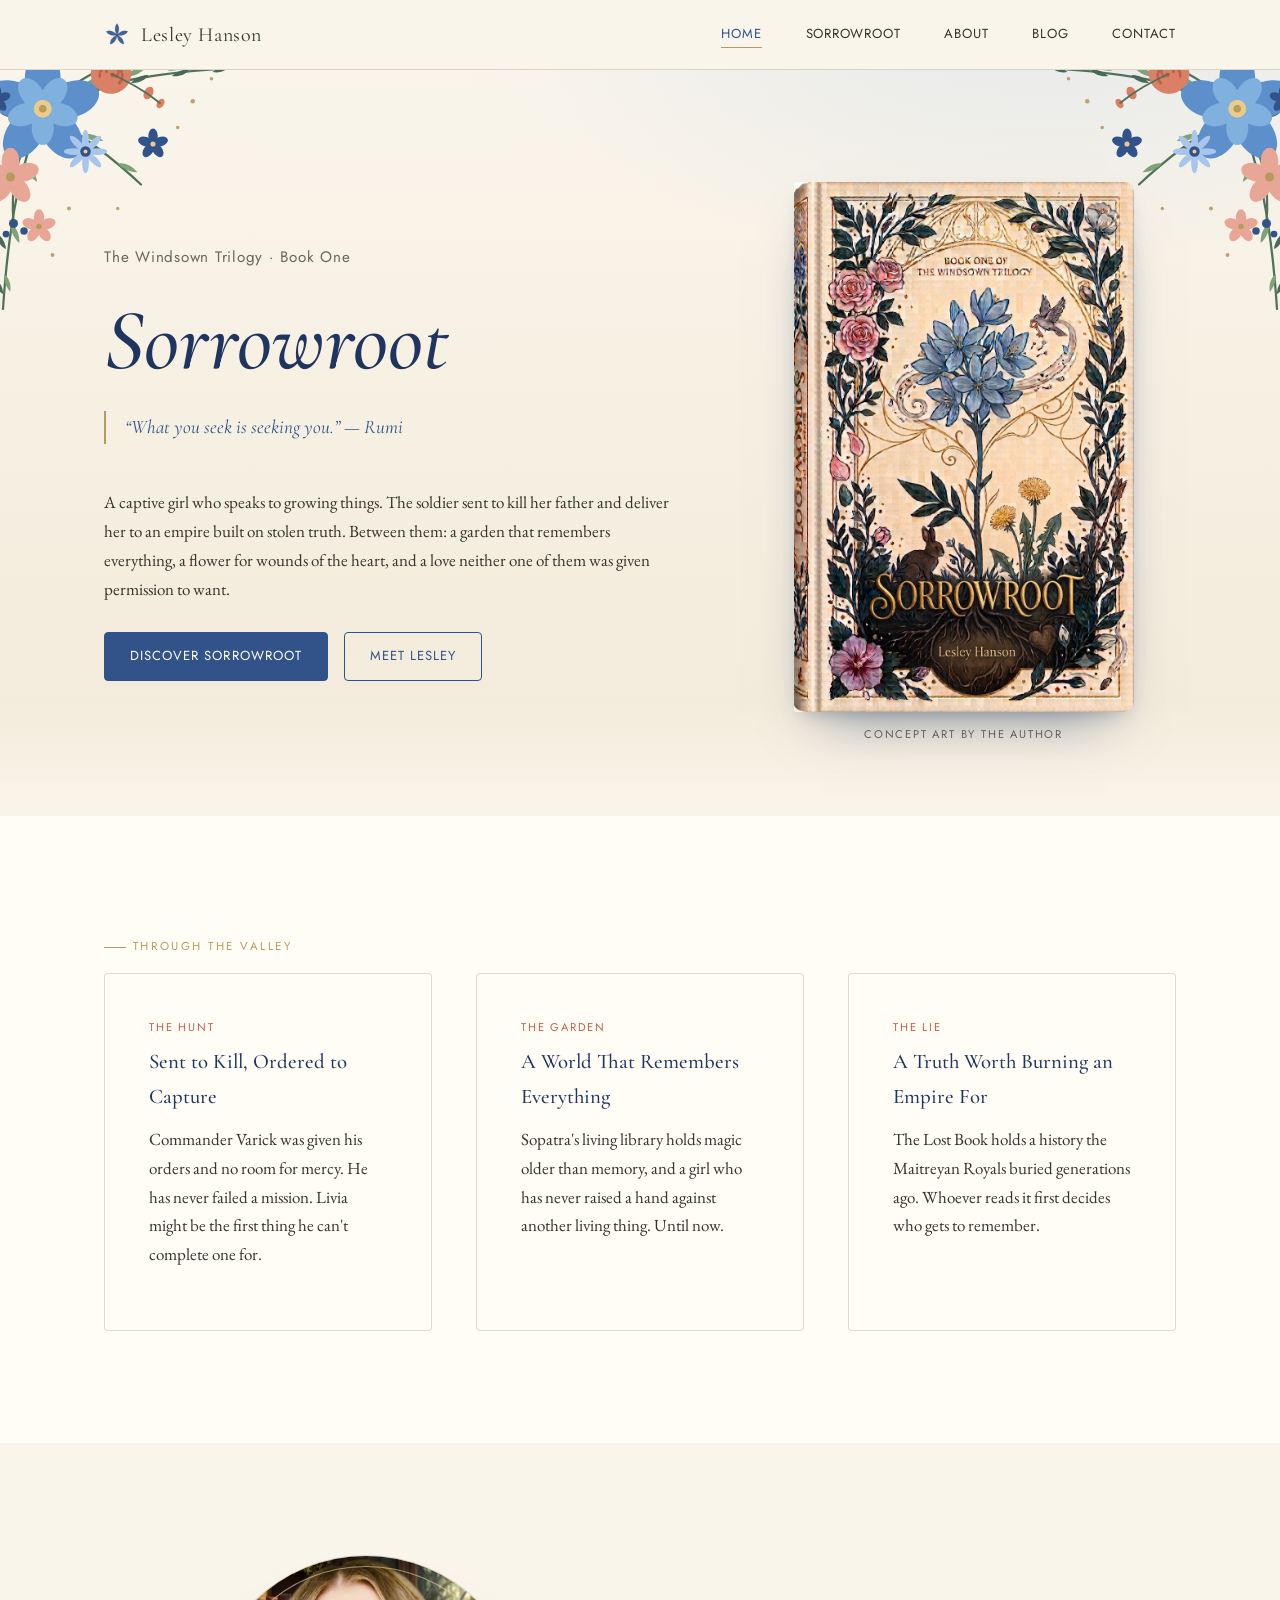
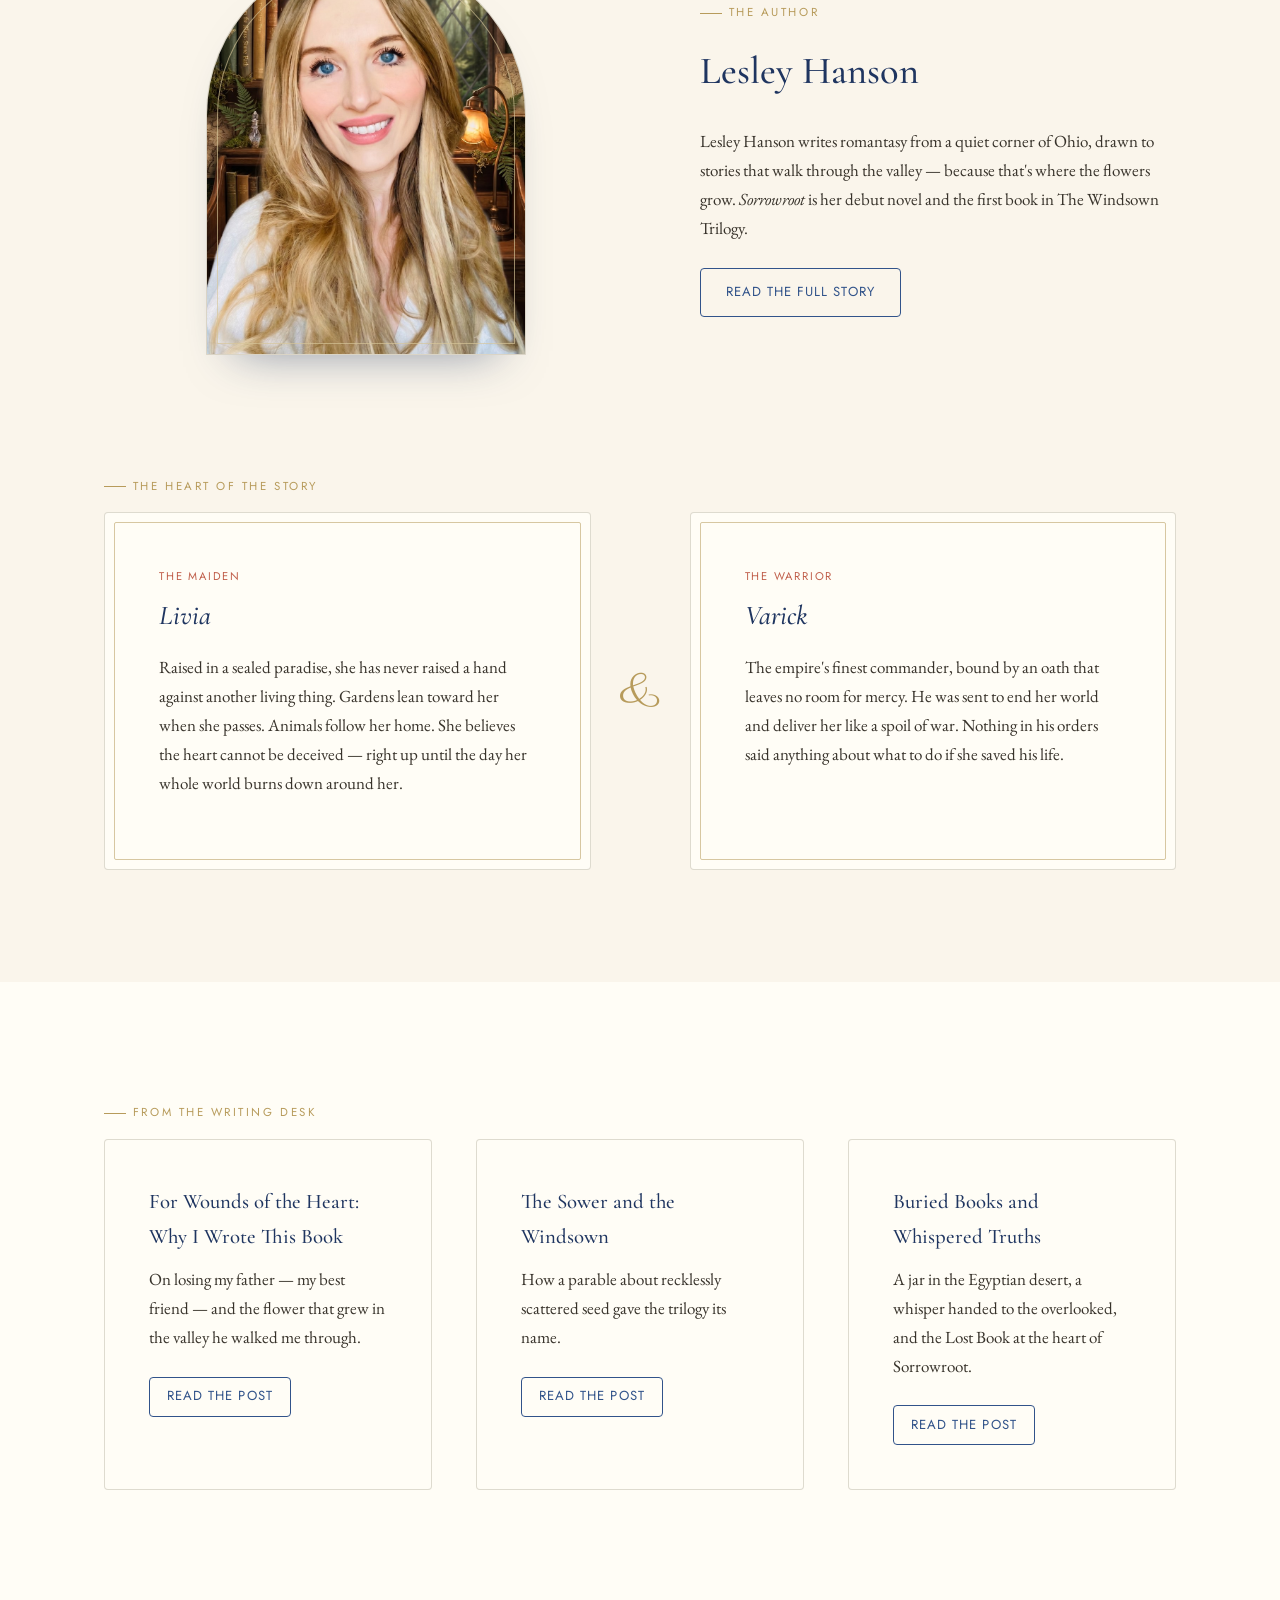
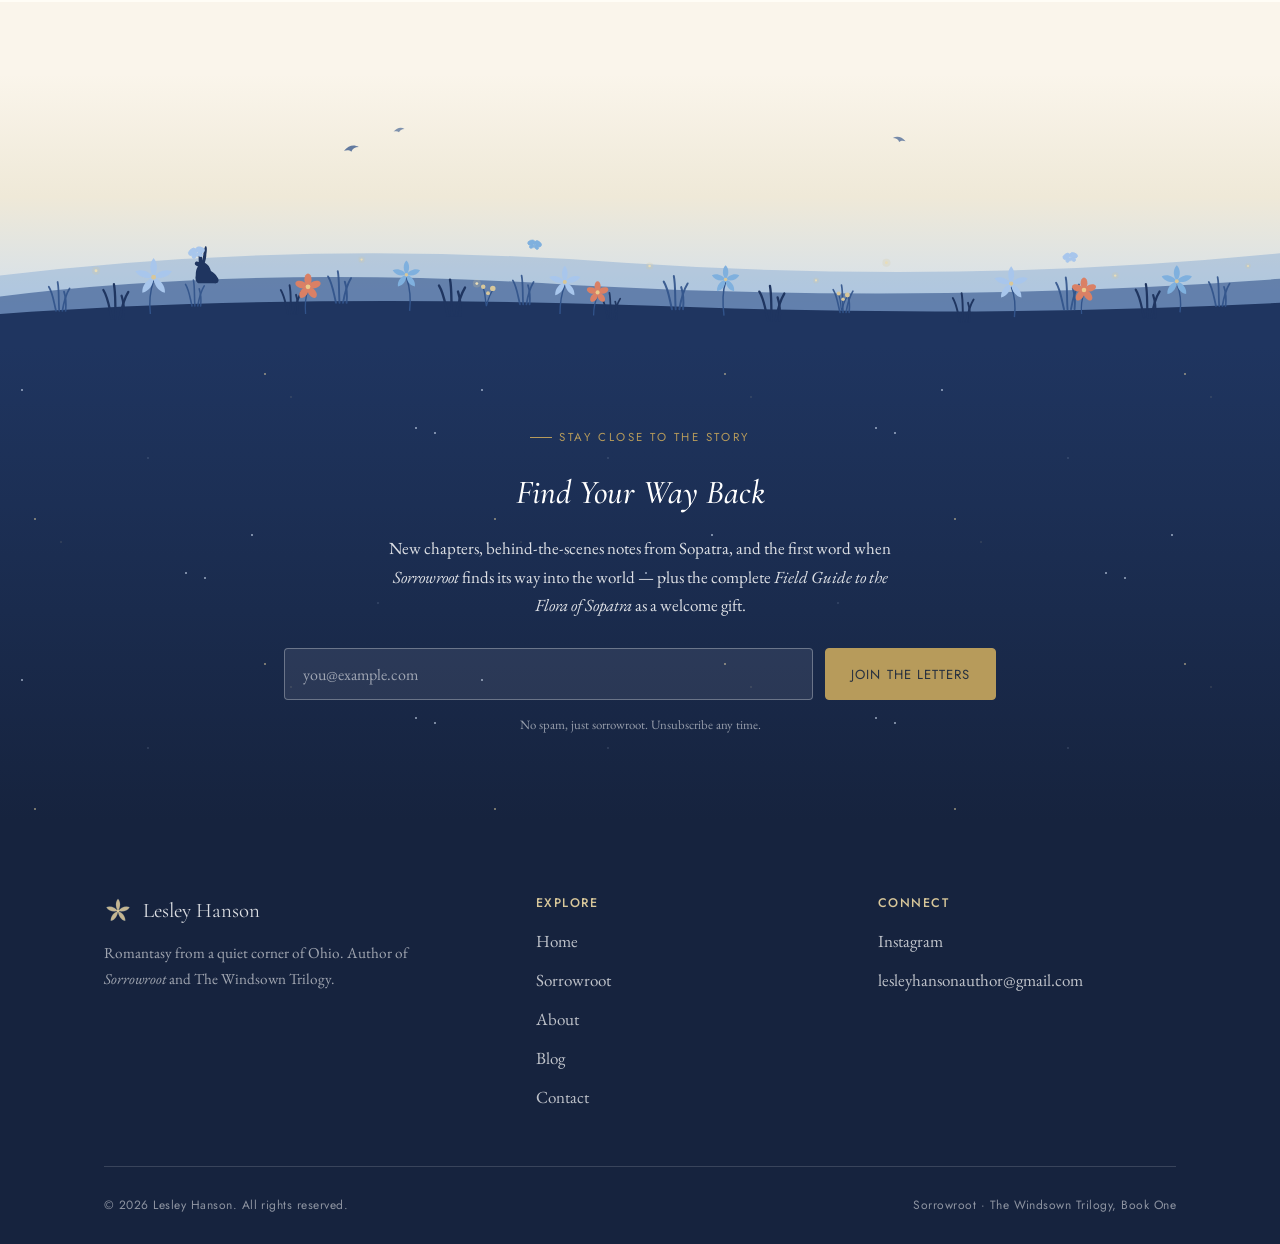
<file: index.html>
<!DOCTYPE html>
<html lang="en">
<head>
<meta charset="UTF-8">
<meta name="viewport" content="width=device-width, initial-scale=1.0">
<title>Sorrowroot — Lesley Hanson</title>
<meta name="description" content="Sorrowroot, Book One of The Windsown Trilogy by Lesley Hanson. A romantasy of a soldier bound by orders, a girl bound to the earth, and a book that remembers the truth.">
<link rel="preconnect" href="https://fonts.googleapis.com">
<link rel="preconnect" href="https://fonts.gstatic.com" crossorigin>
<link href="https://fonts.googleapis.com/css2?family=Cormorant+Garamond:ital,wght@0,400;0,500;0,600;1,500;1,600&family=EB+Garamond:ital,wght@0,400;0,500;1,400&family=Jost:wght@400;500&family=Parisienne&display=swap" rel="stylesheet">
<link rel="icon" type="image/svg+xml" href="images/bloom.svg">
<link rel="stylesheet" href="css/styles.css">
</head>
<body>

<header class="site-header">
  <nav class="nav">
    <a href="index.html" class="nav-brand">
      <svg class="bloom-mark bloom-mark--mono" viewBox="0 0 100 100" aria-hidden="true" focusable="false">
        <g transform="rotate(0 50 50)"><g class="petal"><path d="M50,50 C41,37 39,18 50,6 C61,18 59,37 50,50 Z"/></g></g>
        <g transform="rotate(72 50 50)"><g class="petal"><path d="M50,50 C41,37 39,18 50,6 C61,18 59,37 50,50 Z"/></g></g>
        <g transform="rotate(144 50 50)"><g class="petal"><path d="M50,50 C41,37 39,18 50,6 C61,18 59,37 50,50 Z"/></g></g>
        <g transform="rotate(216 50 50)"><g class="petal"><path d="M50,50 C41,37 39,18 50,6 C61,18 59,37 50,50 Z"/></g></g>
        <g transform="rotate(288 50 50)"><g class="petal"><path d="M50,50 C41,37 39,18 50,6 C61,18 59,37 50,50 Z"/></g></g>
        <circle class="seed" cx="50" cy="50" r="4.5"/>
      </svg>
      Lesley Hanson
    </a>
    <button class="nav-toggle" aria-label="Toggle navigation" aria-expanded="false">
      <span></span><span></span><span></span>
    </button>
    <ul class="nav-links">
      <li><a href="index.html" aria-current="page">Home</a></li>
      <li><a href="sorrowroot.html">Sorrowroot</a></li>
      <li><a href="about.html">About</a></li>
      <li><a href="blog.html">Blog</a></li>
      <li><a href="contact.html">Contact</a></li>
    </ul>
  </nav>
</header>

<main>

  <!-- HERO -->
  <section class="hero">
    <div class="petal-drift" aria-hidden="true">
      <svg viewBox="0 0 100 100"><path fill="currentColor" d="M50,50 C41,37 39,18 50,6 C61,18 59,37 50,50 Z"/></svg>
      <svg viewBox="0 0 100 100"><path fill="currentColor" d="M50,50 C41,37 39,18 50,6 C61,18 59,37 50,50 Z"/></svg>
      <svg viewBox="0 0 100 100"><path fill="currentColor" d="M50,50 C41,37 39,18 50,6 C61,18 59,37 50,50 Z"/></svg>
      <svg viewBox="0 0 100 100"><path fill="currentColor" d="M50,50 C41,37 39,18 50,6 C61,18 59,37 50,50 Z"/></svg>
      <svg viewBox="0 0 100 100"><path fill="currentColor" d="M50,50 C41,37 39,18 50,6 C61,18 59,37 50,50 Z"/></svg>
    </div>
    <div class="container hero-grid">
      <div>
        <p class="hero-kicker">The Windsown Trilogy &middot; Book One</p>
        <h1 class="hero-title">Sorrowroot</h1>
        <p class="hero-epigraph">&ldquo;What you seek is seeking you.&rdquo; &mdash; Rumi</p>
        <p>A captive girl who speaks to growing things. The soldier sent to kill her father and deliver her to an empire built on stolen truth. Between them: a garden that remembers everything, a flower for wounds of the heart, and a love neither one of them was given permission to want.</p>
        <div class="hero-actions" style="margin-top: 1.75rem;">
          <a href="sorrowroot.html" class="btn btn-primary">Discover Sorrowroot</a>
          <a href="about.html" class="btn btn-outline">Meet Lesley</a>
        </div>
      </div>
      <div class="hero-art">
        <figure class="cover-figure">
          <a href="sorrowroot.html" aria-label="Discover Sorrowroot, Book One of The Windsown Trilogy">
            <img class="book-cover reveal" src="images/cover.jpg" alt="Concept art for Sorrowroot: a blue sorrowroot flower rising from dark roots among dandelions, framed by roses and vines, with a rabbit at its base and a songbird carrying a golden key.">
          </a>
          <figcaption class="art-note">Concept art by the author</figcaption>
        </figure>
      </div>
    </div>
  </section>

  <!-- HOOK CARDS -->
  <section class="section section--panel">
    <div class="container">
      <p class="eyebrow">Through the Valley</p>
      <div class="grid-3">
        <div class="card reveal">
          <span class="card-eyebrow">The Hunt</span>
          <h3>Sent to Kill, Ordered to Capture</h3>
          <p>Commander Varick was given his orders and no room for mercy. He has never failed a mission. Livia might be the first thing he can't complete one for.</p>
        </div>
        <div class="card reveal">
          <span class="card-eyebrow">The Garden</span>
          <h3>A World That Remembers Everything</h3>
          <p>Sopatra's living library holds magic older than memory, and a girl who has never raised a hand against another living thing. Until now.</p>
        </div>
        <div class="card reveal">
          <span class="card-eyebrow">The Lie</span>
          <h3>A Truth Worth Burning an Empire For</h3>
          <p>The Lost Book holds a history the Maitreyan Royals buried generations ago. Whoever reads it first decides who gets to remember.</p>
        </div>
      </div>
    </div>
  </section>

  <!-- ABOUT TEASER -->
  <section class="section">
    <div class="container grid-2">
      <div class="photo-frame reveal" style="max-width:320px; margin: 0 auto; aspect-ratio: 4 / 5;">
        <img src="images/author.jpg" alt="Lesley Hanson, author of Sorrowroot">
      </div>
      <div class="reveal">
        <p class="eyebrow">The Author</p>
        <h2 style="font-size:2.4rem; margin-bottom:0.6em;">Lesley Hanson</h2>
        <p>Lesley Hanson writes romantasy from a quiet corner of Ohio, drawn to stories that walk through the valley &mdash; because that's where the flowers grow. <em>Sorrowroot</em> is her debut novel and the first book in The Windsown Trilogy.</p>
        <a href="about.html" class="btn btn-outline" style="margin-top:0.5rem;">Read the Full Story</a>
      </div>
    </div>
  </section>

  <!-- THE MAIDEN & THE WARRIOR -->
  <section class="section" style="padding-top: 0;">
    <div class="container">
      <p class="eyebrow">The Heart of the Story</p>
      <div class="duet-grid">
        <div class="card card--ornate reveal">
          <span class="card-eyebrow">The Maiden</span>
          <h3>Livia</h3>
          <p>Raised in a sealed paradise, she has never raised a hand against another living thing. Gardens lean toward her when she passes. Animals follow her home. She believes the heart cannot be deceived &mdash; right up until the day her whole world burns down around her.</p>
        </div>
        <div class="duet-amp" aria-hidden="true">&amp;</div>
        <div class="card card--ornate reveal">
          <span class="card-eyebrow">The Warrior</span>
          <h3>Varick</h3>
          <p>The empire's finest commander, bound by an oath that leaves no room for mercy. He was sent to end her world and deliver her like a spoil of war. Nothing in his orders said anything about what to do if she saved his life.</p>
        </div>
      </div>
    </div>
  </section>

  <!-- BLOG TEASER -->
  <section class="section section--panel">
    <div class="container">
      <p class="eyebrow">From the Writing Desk</p>
      <div class="grid-3">
        <article class="card reveal">
          <h3><a href="blog.html#for-wounds-of-the-heart">For Wounds of the Heart: Why I Wrote This Book</a></h3>
          <p>On losing my father &mdash; my best friend &mdash; and the flower that grew in the valley he walked me through.</p>
          <a href="blog.html#for-wounds-of-the-heart" class="btn btn-outline" style="margin-top:0.5rem; padding:0.6em 1.3em;">Read the Post</a>
        </article>
        <article class="card reveal">
          <h3><a href="blog.html#the-sower">The Sower and the Windsown</a></h3>
          <p>How a parable about recklessly scattered seed gave the trilogy its name.</p>
          <a href="blog.html#the-sower" class="btn btn-outline" style="margin-top:0.5rem; padding:0.6em 1.3em;">Read the Post</a>
        </article>
        <article class="card reveal">
          <h3><a href="blog.html#buried-books">Buried Books and Whispered Truths</a></h3>
          <p>A jar in the Egyptian desert, a whisper handed to the overlooked, and the Lost Book at the heart of Sorrowroot.</p>
          <a href="blog.html#buried-books" class="btn btn-outline" style="margin-top:0.5rem; padding:0.6em 1.3em;">Read the Post</a>
        </article>
      </div>
    </div>
  </section>

</main>

<!-- TWILIGHT MEADOW -->
<div class="meadow-band" aria-hidden="true">
  <img src="images/meadow.svg" alt="">
</div>

<!-- NEWSLETTER -->
<section class="newsletter-band">
  <div class="container">
    <p class="eyebrow" style="justify-content:center;">Stay Close to the Story</p>
    <h2 style="font-size:2.1rem; font-style:italic;">Find Your Way Back</h2>
    <p style="max-width:520px; margin:0.8rem auto 0; opacity:0.85;">New chapters, behind-the-scenes notes from Sopatra, and the first word when <em>Sorrowroot</em> finds its way into the world &mdash; plus the complete <em>Field Guide to the Flora of Sopatra</em> as a welcome gift.</p>
    <form class="newsletter-form" action="https://assets.mailerlite.com/jsonp/2463515/forms/192358580453639235/subscribe" method="post" data-ml-form>
      <label class="visually-hidden" for="newsletter-email">Email address</label>
      <input type="email" id="newsletter-email" name="fields[email]" placeholder="you@example.com" autocomplete="email" required>
      <button type="submit" class="btn btn-gold">Join the Letters</button>
    </form>
    <p class="form-success">You're on the list &mdash; thank you for finding your way here.</p>
    <p class="newsletter-note">No spam, just sorrowroot. Unsubscribe any time.</p>
  </div>
</section>

<footer class="site-footer">
  <div class="container">
    <div class="footer-grid">
      <div>
        <div class="footer-brand">
          <svg class="bloom-mark bloom-mark--mono" viewBox="0 0 100 100" aria-hidden="true" focusable="false">
            <g transform="rotate(0 50 50)"><g class="petal"><path d="M50,50 C41,37 39,18 50,6 C61,18 59,37 50,50 Z"/></g></g>
            <g transform="rotate(72 50 50)"><g class="petal"><path d="M50,50 C41,37 39,18 50,6 C61,18 59,37 50,50 Z"/></g></g>
            <g transform="rotate(144 50 50)"><g class="petal"><path d="M50,50 C41,37 39,18 50,6 C61,18 59,37 50,50 Z"/></g></g>
            <g transform="rotate(216 50 50)"><g class="petal"><path d="M50,50 C41,37 39,18 50,6 C61,18 59,37 50,50 Z"/></g></g>
            <g transform="rotate(288 50 50)"><g class="petal"><path d="M50,50 C41,37 39,18 50,6 C61,18 59,37 50,50 Z"/></g></g>
            <circle class="seed" cx="50" cy="50" r="4.5"/>
          </svg>
          Lesley Hanson
        </div>
        <p class="footer-tag">Romantasy from a quiet corner of Ohio. Author of <em>Sorrowroot</em> and The Windsown Trilogy.</p>
      </div>
      <div>
        <h4>Explore</h4>
        <a href="index.html">Home</a>
        <a href="sorrowroot.html">Sorrowroot</a>
        <a href="about.html">About</a>
        <a href="blog.html">Blog</a>
        <a href="contact.html">Contact</a>
      </div>
      <div>
        <h4>Connect</h4>
        <a href="https://www.instagram.com/lesleyhanson82/" target="_blank" rel="noopener">Instagram</a>
        <a href="mailto:lesleyhansonauthor@gmail.com">lesleyhansonauthor@gmail.com</a>
      </div>
    </div>
    <div class="footer-bottom">
      <span>&copy; 2026 Lesley Hanson. All rights reserved.</span>
      <span>Sorrowroot &middot; The Windsown Trilogy, Book One</span>
    </div>
  </div>
</footer>

<script src="js/main.js"></script>
<script data-goatcounter="https://lesleyhanson.goatcounter.com/count" async src="//gc.zgo.at/count.js"></script>
</body>
</html>
</file>
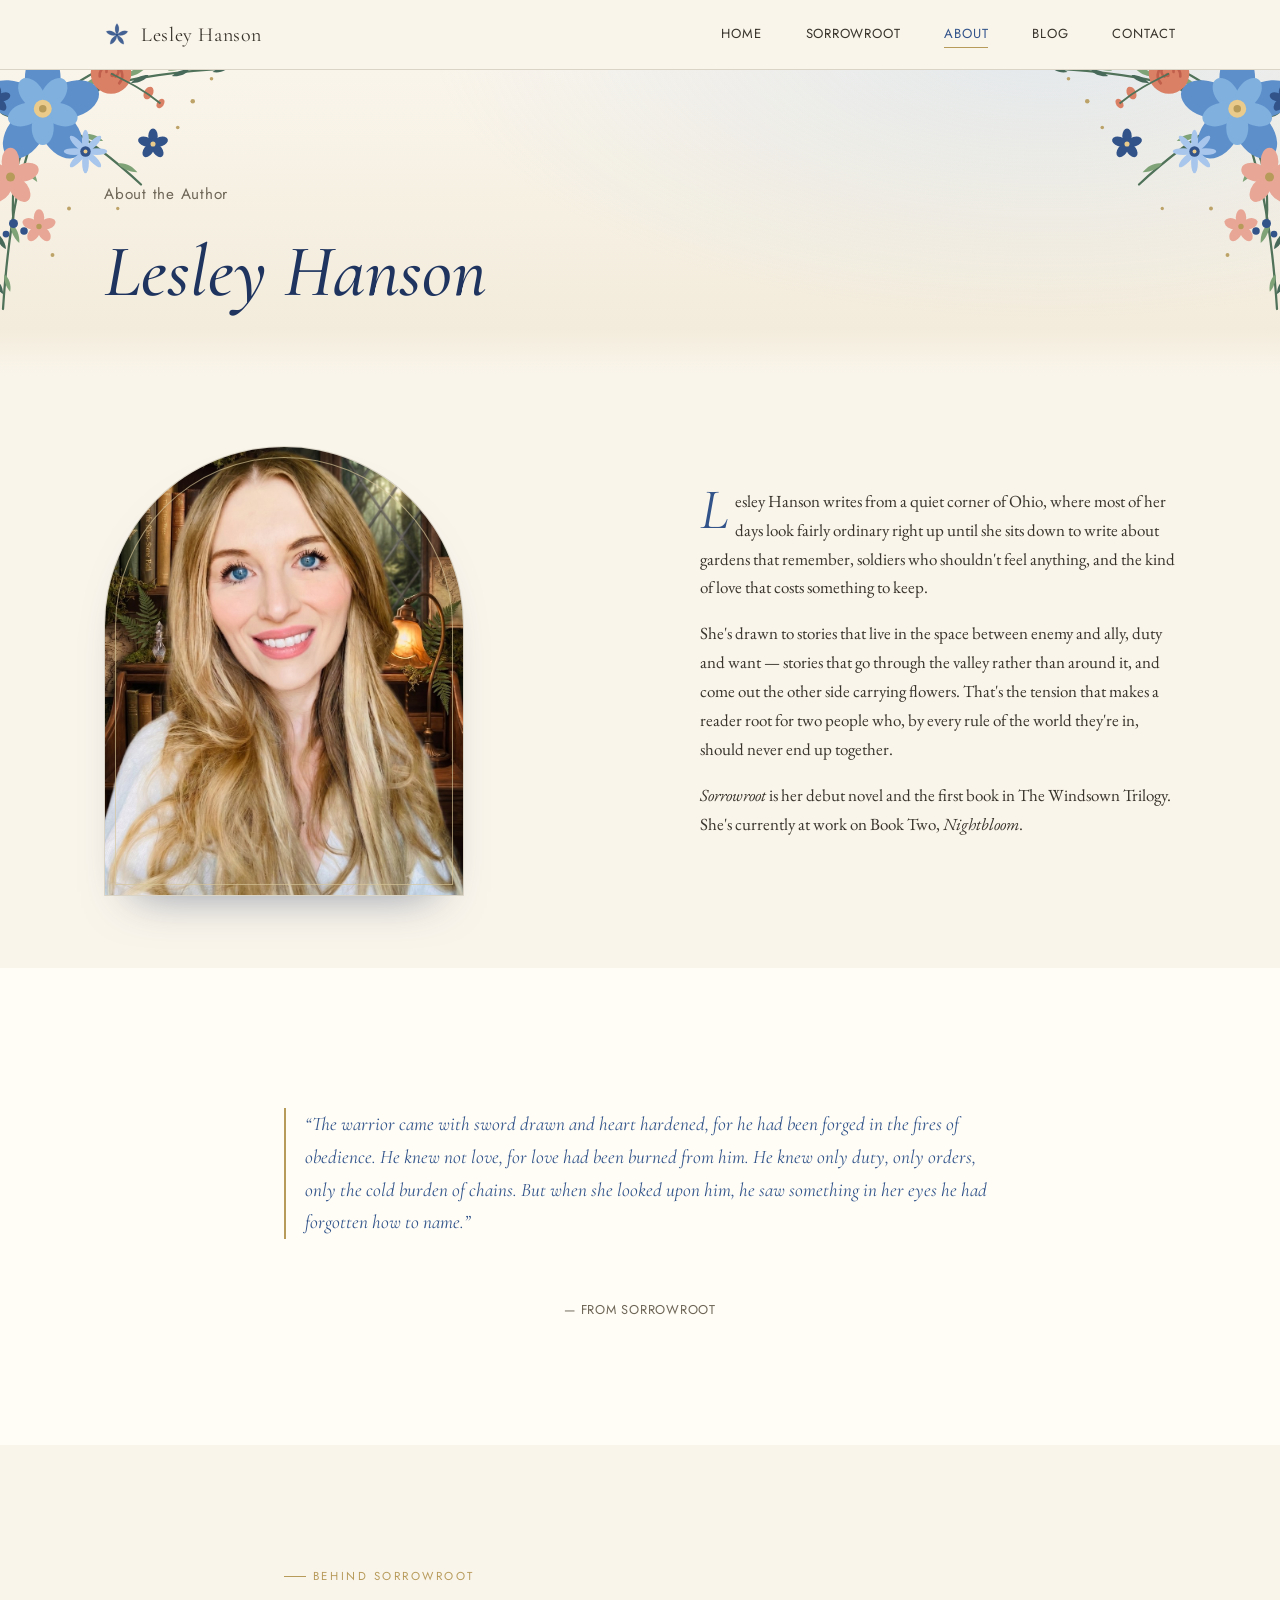
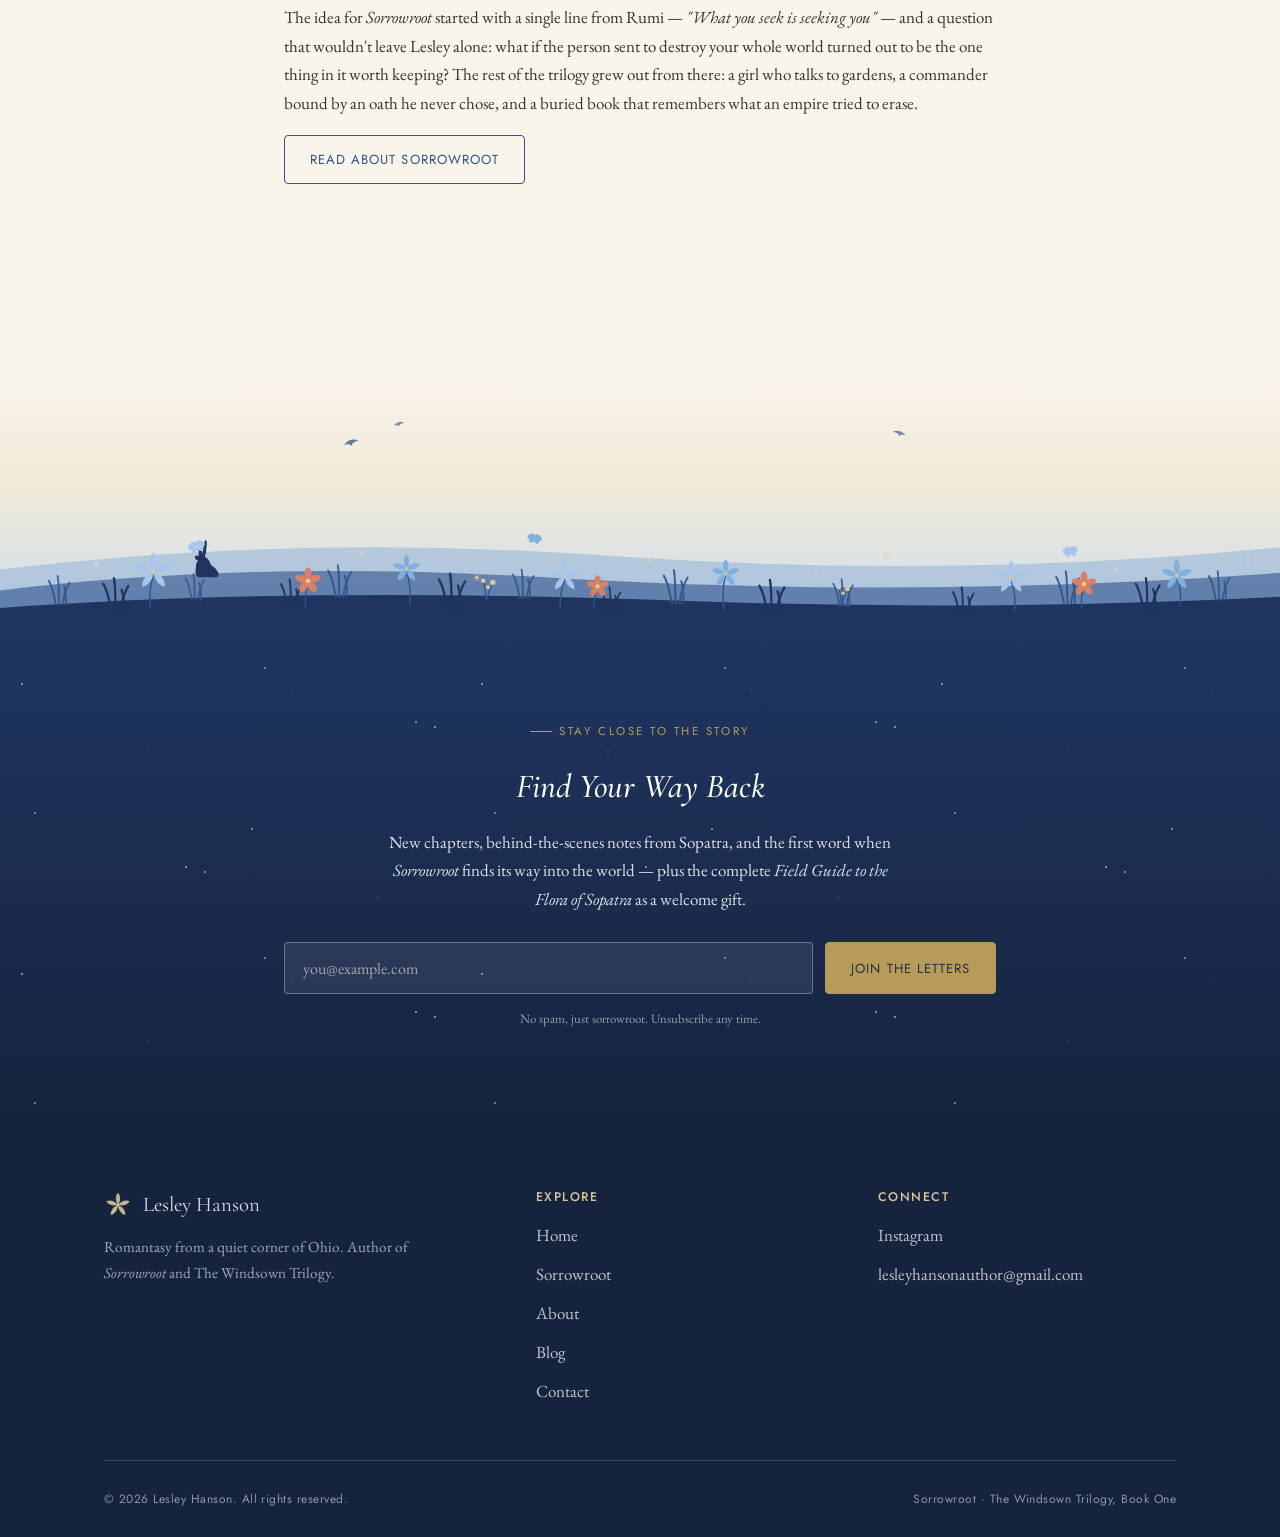
<file: about.html>
<!DOCTYPE html>
<html lang="en">
<head>
<meta charset="UTF-8">
<meta name="viewport" content="width=device-width, initial-scale=1.0">
<title>About Lesley Hanson — Author</title>
<meta name="description" content="Meet Lesley Hanson, author of Sorrowroot and The Windsown Trilogy.">
<link rel="preconnect" href="https://fonts.googleapis.com">
<link rel="preconnect" href="https://fonts.gstatic.com" crossorigin>
<link href="https://fonts.googleapis.com/css2?family=Cormorant+Garamond:ital,wght@0,400;0,500;0,600;1,500;1,600&family=EB+Garamond:ital,wght@0,400;0,500;1,400&family=Jost:wght@400;500&family=Parisienne&display=swap" rel="stylesheet">
<link rel="icon" type="image/svg+xml" href="images/bloom.svg">
<link rel="stylesheet" href="css/styles.css">
</head>
<body>

<header class="site-header">
  <nav class="nav">
    <a href="index.html" class="nav-brand">
      <svg class="bloom-mark bloom-mark--mono" viewBox="0 0 100 100" aria-hidden="true" focusable="false">
        <g transform="rotate(0 50 50)"><g class="petal"><path d="M50,50 C41,37 39,18 50,6 C61,18 59,37 50,50 Z"/></g></g>
        <g transform="rotate(72 50 50)"><g class="petal"><path d="M50,50 C41,37 39,18 50,6 C61,18 59,37 50,50 Z"/></g></g>
        <g transform="rotate(144 50 50)"><g class="petal"><path d="M50,50 C41,37 39,18 50,6 C61,18 59,37 50,50 Z"/></g></g>
        <g transform="rotate(216 50 50)"><g class="petal"><path d="M50,50 C41,37 39,18 50,6 C61,18 59,37 50,50 Z"/></g></g>
        <g transform="rotate(288 50 50)"><g class="petal"><path d="M50,50 C41,37 39,18 50,6 C61,18 59,37 50,50 Z"/></g></g>
        <circle class="seed" cx="50" cy="50" r="4.5"/>
      </svg>
      Lesley Hanson
    </a>
    <button class="nav-toggle" aria-label="Toggle navigation" aria-expanded="false">
      <span></span><span></span><span></span>
    </button>
    <ul class="nav-links">
      <li><a href="index.html">Home</a></li>
      <li><a href="sorrowroot.html">Sorrowroot</a></li>
      <li><a href="about.html" aria-current="page">About</a></li>
      <li><a href="blog.html">Blog</a></li>
      <li><a href="contact.html">Contact</a></li>
    </ul>
  </nav>
</header>

<main>

  <section class="hero" style="padding-bottom: var(--space-4);">
    <div class="container">
      <p class="hero-kicker">About the Author</p>
      <h1 class="hero-title" style="font-size: clamp(2.6rem, 6vw, 4.6rem);">Lesley Hanson</h1>
    </div>
  </section>

  <section class="section--tight">
    <div class="container grid-2">
      <div class="photo-frame reveal" style="max-width: 360px; aspect-ratio: 4 / 5;">
        <img src="images/author.jpg" alt="Lesley Hanson, author of Sorrowroot">
      </div>
      <div class="drop reveal">
        <p>Lesley Hanson writes from a quiet corner of Ohio, where most of her days look fairly ordinary right up until she sits down to write about gardens that remember, soldiers who shouldn't feel anything, and the kind of love that costs something to keep.</p>
        <p>She's drawn to stories that live in the space between enemy and ally, duty and want &mdash; stories that go through the valley rather than around it, and come out the other side carrying flowers. That's the tension that makes a reader root for two people who, by every rule of the world they're in, should never end up together.</p>
        <p><em>Sorrowroot</em> is her debut novel and the first book in The Windsown Trilogy. She's currently at work on Book Two, <em>Nightbloom</em>.</p>
      </div>
    </div>
  </section>

  <section class="section section--panel">
    <div class="container" style="max-width: 760px; text-align: center;">
      <p class="hero-epigraph" style="display:inline-block; text-align:left;">&ldquo;The warrior came with sword drawn and heart hardened, for he had been forged in the fires of obedience. He knew not love, for love had been burned from him. He knew only duty, only orders, only the cold burden of chains. But when she looked upon him, he saw something in her eyes he had forgotten how to name.&rdquo;</p>
      <p style="font-family: var(--font-utility); font-size: 0.8rem; letter-spacing: 0.06em; text-transform: uppercase; color: var(--color-ink-soft); margin-top: 1rem;">&mdash; from Sorrowroot</p>
    </div>
  </section>

  <section class="section">
    <div class="container" style="max-width: 760px;">
      <p class="eyebrow">Behind Sorrowroot</p>
      <p>The idea for <em>Sorrowroot</em> started with a single line from Rumi &mdash; <em>"What you seek is seeking you"</em> &mdash; and a question that wouldn't leave Lesley alone: what if the person sent to destroy your whole world turned out to be the one thing in it worth keeping? The rest of the trilogy grew out from there: a girl who talks to gardens, a commander bound by an oath he never chose, and a buried book that remembers what an empire tried to erase.</p>
      <a href="sorrowroot.html" class="btn btn-outline">Read About Sorrowroot</a>
    </div>
  </section>

</main>

<div class="meadow-band" aria-hidden="true">
  <img src="images/meadow.svg" alt="">
</div>

<section class="newsletter-band">
  <div class="container">
    <p class="eyebrow" style="justify-content:center;">Stay Close to the Story</p>
    <h2 style="font-size:2.1rem; font-style:italic;">Find Your Way Back</h2>
    <p style="max-width:520px; margin:0.8rem auto 0; opacity:0.85;">New chapters, behind-the-scenes notes from Sopatra, and the first word when <em>Sorrowroot</em> finds its way into the world &mdash; plus the complete <em>Field Guide to the Flora of Sopatra</em> as a welcome gift.</p>
    <form class="newsletter-form" action="https://assets.mailerlite.com/jsonp/2463515/forms/192358580453639235/subscribe" method="post" data-ml-form>
      <label class="visually-hidden" for="newsletter-email">Email address</label>
      <input type="email" id="newsletter-email" name="fields[email]" placeholder="you@example.com" autocomplete="email" required>
      <button type="submit" class="btn btn-gold">Join the Letters</button>
    </form>
    <p class="form-success">You're on the list &mdash; thank you for finding your way here.</p>
    <p class="newsletter-note">No spam, just sorrowroot. Unsubscribe any time.</p>
  </div>
</section>

<footer class="site-footer">
  <div class="container">
    <div class="footer-grid">
      <div>
        <div class="footer-brand">
          <svg class="bloom-mark bloom-mark--mono" viewBox="0 0 100 100" aria-hidden="true" focusable="false">
            <g transform="rotate(0 50 50)"><g class="petal"><path d="M50,50 C41,37 39,18 50,6 C61,18 59,37 50,50 Z"/></g></g>
            <g transform="rotate(72 50 50)"><g class="petal"><path d="M50,50 C41,37 39,18 50,6 C61,18 59,37 50,50 Z"/></g></g>
            <g transform="rotate(144 50 50)"><g class="petal"><path d="M50,50 C41,37 39,18 50,6 C61,18 59,37 50,50 Z"/></g></g>
            <g transform="rotate(216 50 50)"><g class="petal"><path d="M50,50 C41,37 39,18 50,6 C61,18 59,37 50,50 Z"/></g></g>
            <g transform="rotate(288 50 50)"><g class="petal"><path d="M50,50 C41,37 39,18 50,6 C61,18 59,37 50,50 Z"/></g></g>
            <circle class="seed" cx="50" cy="50" r="4.5"/>
          </svg>
          Lesley Hanson
        </div>
        <p class="footer-tag">Romantasy from a quiet corner of Ohio. Author of <em>Sorrowroot</em> and The Windsown Trilogy.</p>
      </div>
      <div>
        <h4>Explore</h4>
        <a href="index.html">Home</a>
        <a href="sorrowroot.html">Sorrowroot</a>
        <a href="about.html">About</a>
        <a href="blog.html">Blog</a>
        <a href="contact.html">Contact</a>
      </div>
      <div>
        <h4>Connect</h4>
        <a href="https://www.instagram.com/lesleyhanson82/" target="_blank" rel="noopener">Instagram</a>
        <a href="mailto:lesleyhansonauthor@gmail.com">lesleyhansonauthor@gmail.com</a>
      </div>
    </div>
    <div class="footer-bottom">
      <span>&copy; 2026 Lesley Hanson. All rights reserved.</span>
      <span>Sorrowroot &middot; The Windsown Trilogy, Book One</span>
    </div>
  </div>
</footer>

<script src="js/main.js"></script>
<script data-goatcounter="https://lesleyhanson.goatcounter.com/count" async src="//gc.zgo.at/count.js"></script>
</body>
</html>
</file>
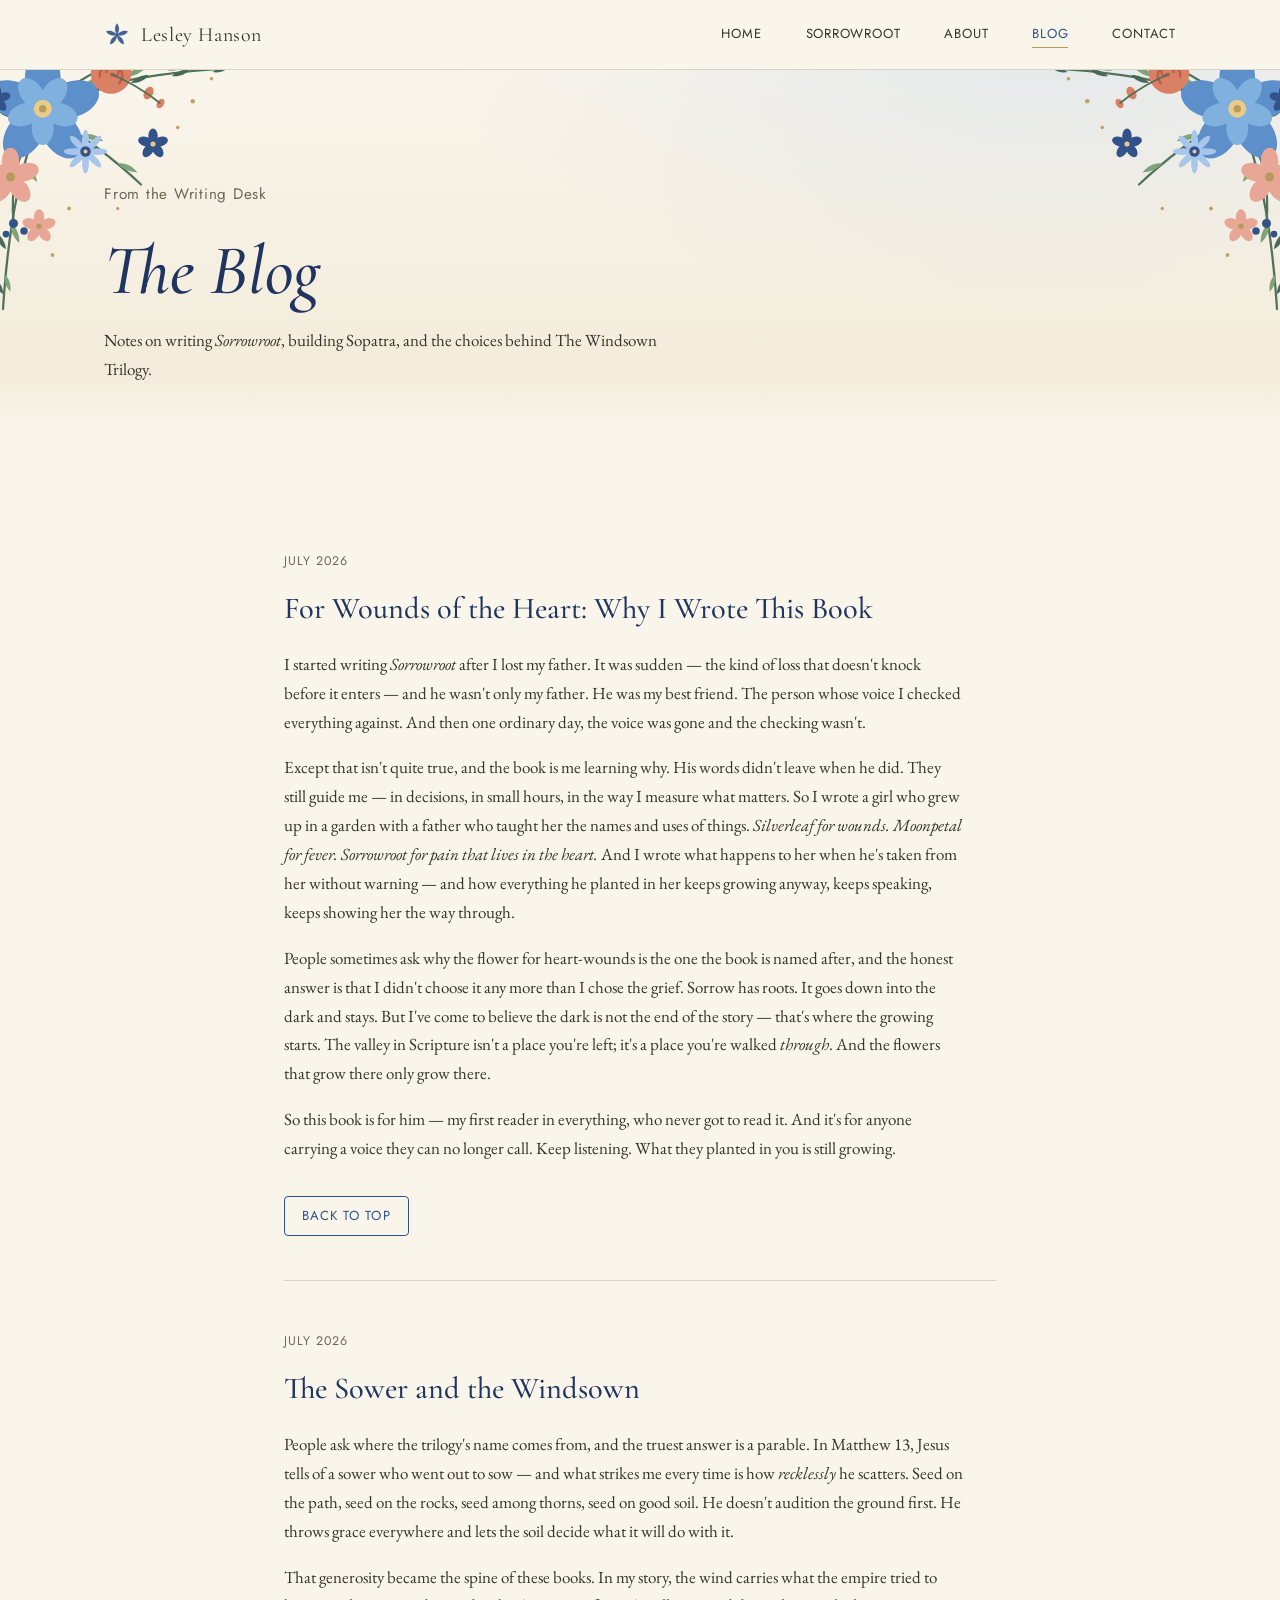
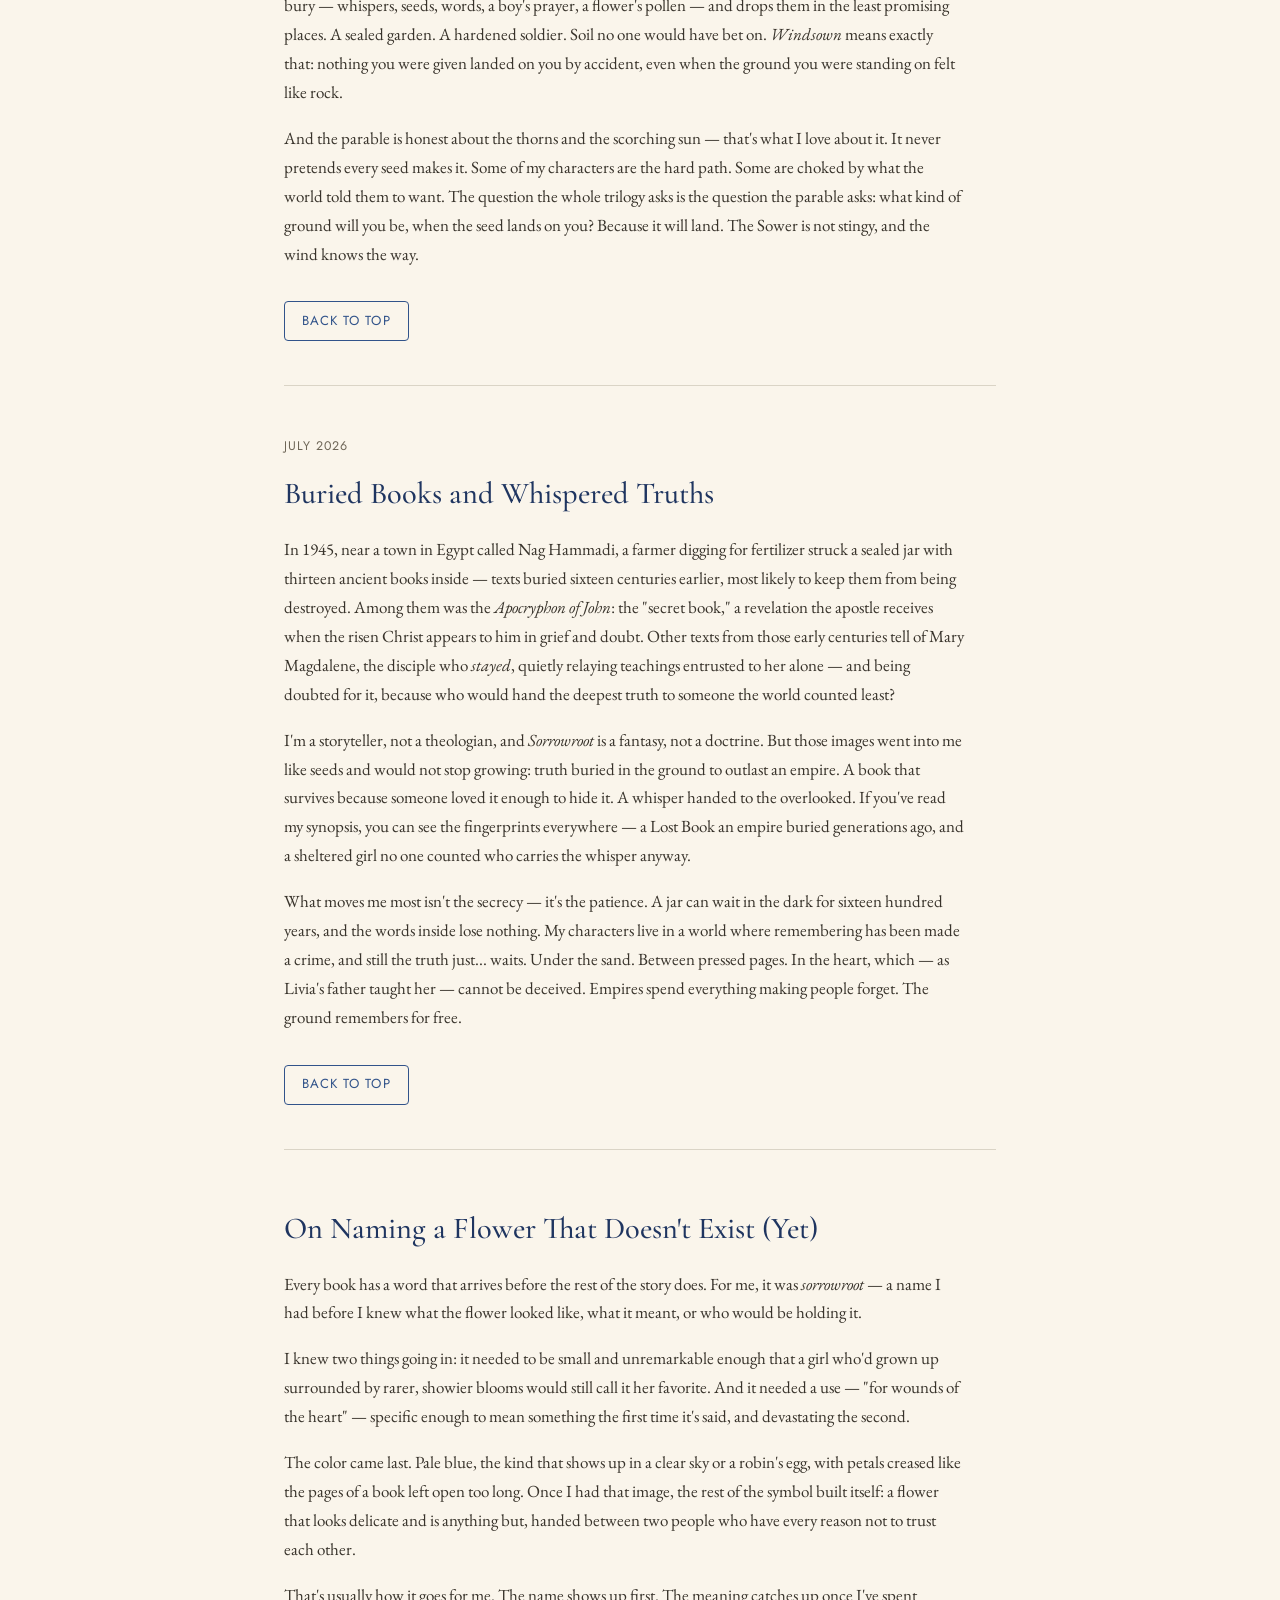
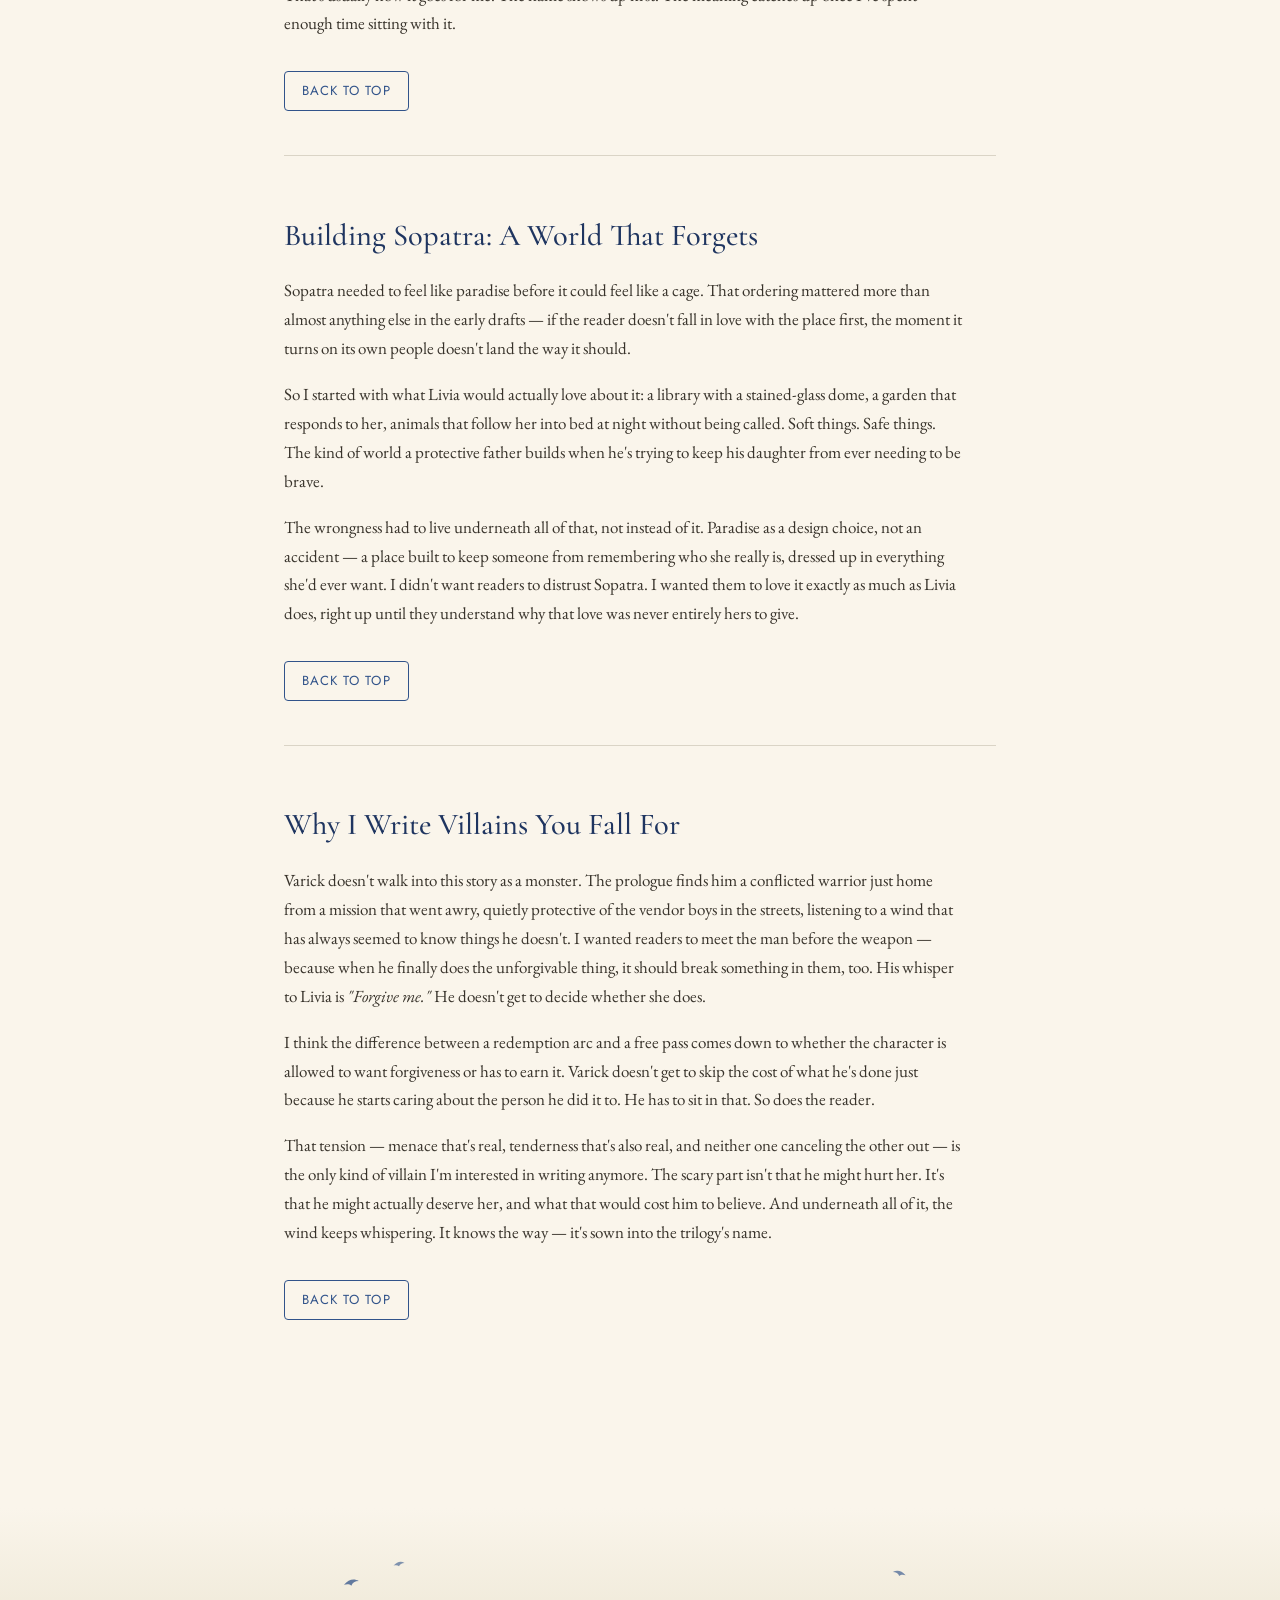
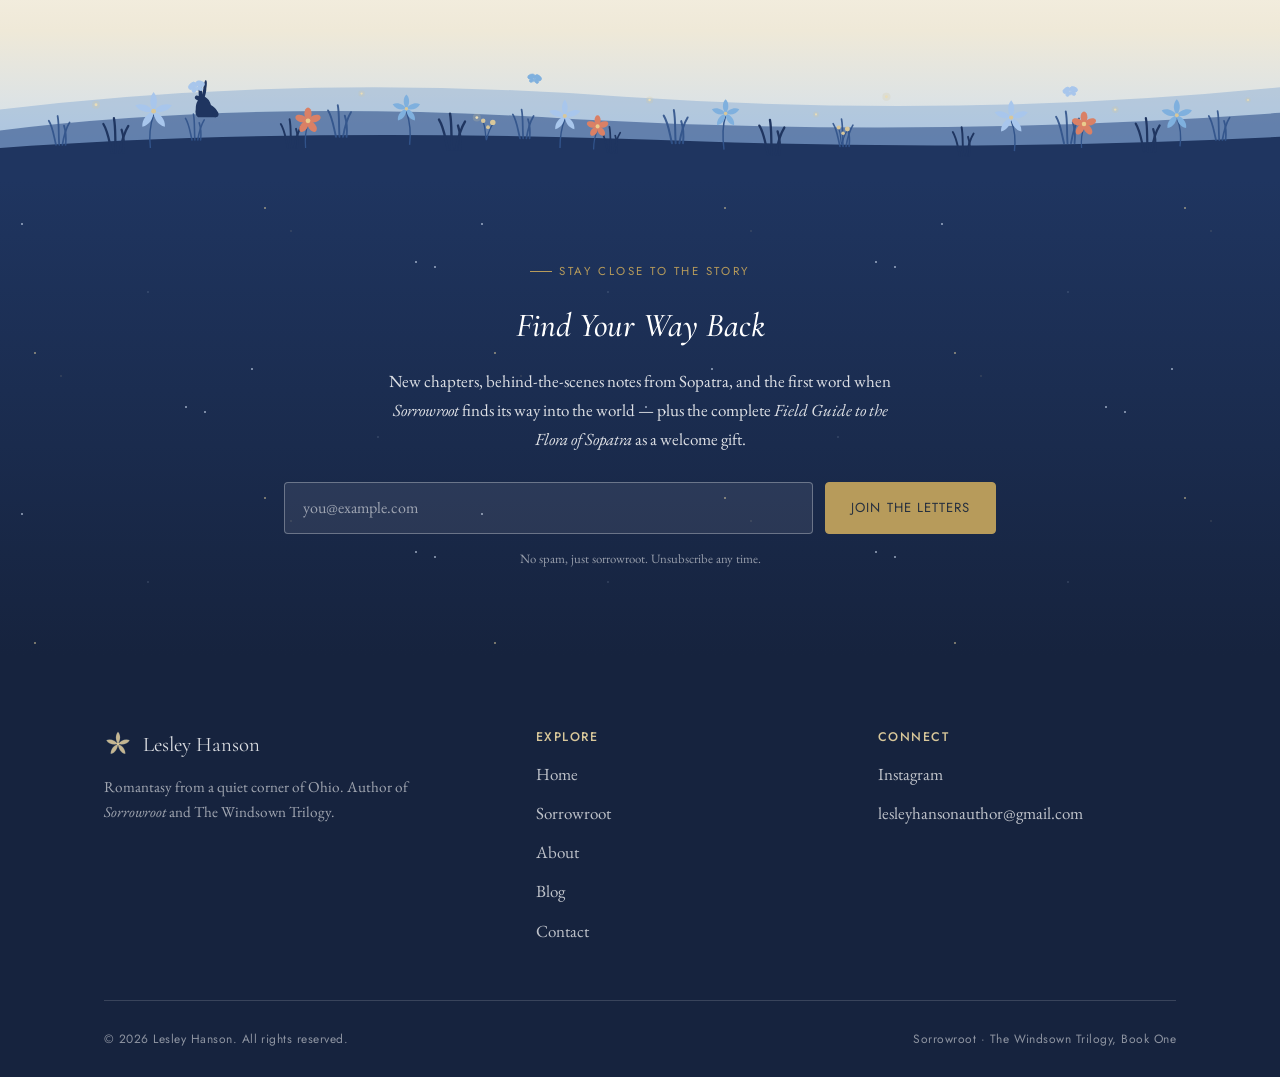
<file: blog.html>
<!DOCTYPE html>
<html lang="en">
<head>
<meta charset="UTF-8">
<meta name="viewport" content="width=device-width, initial-scale=1.0">
<title>Blog — Lesley Hanson</title>
<meta name="description" content="Notes on writing Sorrowroot and The Windsown Trilogy, from author Lesley Hanson.">
<link rel="preconnect" href="https://fonts.googleapis.com">
<link rel="preconnect" href="https://fonts.gstatic.com" crossorigin>
<link href="https://fonts.googleapis.com/css2?family=Cormorant+Garamond:ital,wght@0,400;0,500;0,600;1,500;1,600&family=EB+Garamond:ital,wght@0,400;0,500;1,400&family=Jost:wght@400;500&family=Parisienne&display=swap" rel="stylesheet">
<link rel="icon" type="image/svg+xml" href="images/bloom.svg">
<link rel="stylesheet" href="css/styles.css">
</head>
<body id="top">

<header class="site-header">
  <nav class="nav">
    <a href="index.html" class="nav-brand">
      <svg class="bloom-mark bloom-mark--mono" viewBox="0 0 100 100" aria-hidden="true" focusable="false">
        <g transform="rotate(0 50 50)"><g class="petal"><path d="M50,50 C41,37 39,18 50,6 C61,18 59,37 50,50 Z"/></g></g>
        <g transform="rotate(72 50 50)"><g class="petal"><path d="M50,50 C41,37 39,18 50,6 C61,18 59,37 50,50 Z"/></g></g>
        <g transform="rotate(144 50 50)"><g class="petal"><path d="M50,50 C41,37 39,18 50,6 C61,18 59,37 50,50 Z"/></g></g>
        <g transform="rotate(216 50 50)"><g class="petal"><path d="M50,50 C41,37 39,18 50,6 C61,18 59,37 50,50 Z"/></g></g>
        <g transform="rotate(288 50 50)"><g class="petal"><path d="M50,50 C41,37 39,18 50,6 C61,18 59,37 50,50 Z"/></g></g>
        <circle class="seed" cx="50" cy="50" r="4.5"/>
      </svg>
      Lesley Hanson
    </a>
    <button class="nav-toggle" aria-label="Toggle navigation" aria-expanded="false">
      <span></span><span></span><span></span>
    </button>
    <ul class="nav-links">
      <li><a href="index.html">Home</a></li>
      <li><a href="sorrowroot.html">Sorrowroot</a></li>
      <li><a href="about.html">About</a></li>
      <li><a href="blog.html" aria-current="page">Blog</a></li>
      <li><a href="contact.html">Contact</a></li>
    </ul>
  </nav>
</header>

<main>

  <section class="hero" style="padding-bottom: var(--space-3);">
    <div class="container">
      <p class="hero-kicker">From the Writing Desk</p>
      <h1 class="hero-title" style="font-size: clamp(2.6rem, 6vw, 4.4rem);">The Blog</h1>
      <p style="max-width: 560px;">Notes on writing <em>Sorrowroot</em>, building Sopatra, and the choices behind The Windsown Trilogy.</p>
    </div>
  </section>

  <section class="section--tight">
    <div class="container" style="max-width: 760px;">

      <article class="post-card reveal" id="for-wounds-of-the-heart">
        <span class="post-date">July 2026</span>
        <h2>For Wounds of the Heart: Why I Wrote This Book</h2>
        <div class="post-body">
          <p>I started writing <em>Sorrowroot</em> after I lost my father. It was sudden &mdash; the kind of loss that doesn't knock before it enters &mdash; and he wasn't only my father. He was my best friend. The person whose voice I checked everything against. And then one ordinary day, the voice was gone and the checking wasn't.</p>
          <p>Except that isn't quite true, and the book is me learning why. His words didn't leave when he did. They still guide me &mdash; in decisions, in small hours, in the way I measure what matters. So I wrote a girl who grew up in a garden with a father who taught her the names and uses of things. <em>Silverleaf for wounds. Moonpetal for fever. Sorrowroot for pain that lives in the heart.</em> And I wrote what happens to her when he's taken from her without warning &mdash; and how everything he planted in her keeps growing anyway, keeps speaking, keeps showing her the way through.</p>
          <p>People sometimes ask why the flower for heart-wounds is the one the book is named after, and the honest answer is that I didn't choose it any more than I chose the grief. Sorrow has roots. It goes down into the dark and stays. But I've come to believe the dark is not the end of the story &mdash; that's where the growing starts. The valley in Scripture isn't a place you're left; it's a place you're walked <em>through</em>. And the flowers that grow there only grow there.</p>
          <p>So this book is for him &mdash; my first reader in everything, who never got to read it. And it's for anyone carrying a voice they can no longer call. Keep listening. What they planted in you is still growing.</p>
        </div>
        <a href="#top" class="btn btn-outline" style="margin-top: 1rem; padding: 0.6em 1.3em;">Back to Top</a>
      </article>

      <article class="post-card reveal" id="the-sower">
        <span class="post-date">July 2026</span>
        <h2>The Sower and the Windsown</h2>
        <div class="post-body">
          <p>People ask where the trilogy's name comes from, and the truest answer is a parable. In Matthew 13, Jesus tells of a sower who went out to sow &mdash; and what strikes me every time is how <em>recklessly</em> he scatters. Seed on the path, seed on the rocks, seed among thorns, seed on good soil. He doesn't audition the ground first. He throws grace everywhere and lets the soil decide what it will do with it.</p>
          <p>That generosity became the spine of these books. In my story, the wind carries what the empire tried to bury &mdash; whispers, seeds, words, a boy's prayer, a flower's pollen &mdash; and drops them in the least promising places. A sealed garden. A hardened soldier. Soil no one would have bet on. <em>Windsown</em> means exactly that: nothing you were given landed on you by accident, even when the ground you were standing on felt like rock.</p>
          <p>And the parable is honest about the thorns and the scorching sun &mdash; that's what I love about it. It never pretends every seed makes it. Some of my characters are the hard path. Some are choked by what the world told them to want. The question the whole trilogy asks is the question the parable asks: what kind of ground will you be, when the seed lands on you? Because it will land. The Sower is not stingy, and the wind knows the way.</p>
        </div>
        <a href="#top" class="btn btn-outline" style="margin-top: 1rem; padding: 0.6em 1.3em;">Back to Top</a>
      </article>

      <article class="post-card reveal" id="buried-books">
        <span class="post-date">July 2026</span>
        <h2>Buried Books and Whispered Truths</h2>
        <div class="post-body">
          <p>In 1945, near a town in Egypt called Nag Hammadi, a farmer digging for fertilizer struck a sealed jar with thirteen ancient books inside &mdash; texts buried sixteen centuries earlier, most likely to keep them from being destroyed. Among them was the <em>Apocryphon of John</em>: the "secret book," a revelation the apostle receives when the risen Christ appears to him in grief and doubt. Other texts from those early centuries tell of Mary Magdalene, the disciple who <em>stayed</em>, quietly relaying teachings entrusted to her alone &mdash; and being doubted for it, because who would hand the deepest truth to someone the world counted least?</p>
          <p>I'm a storyteller, not a theologian, and <em>Sorrowroot</em> is a fantasy, not a doctrine. But those images went into me like seeds and would not stop growing: truth buried in the ground to outlast an empire. A book that survives because someone loved it enough to hide it. A whisper handed to the overlooked. If you've read my synopsis, you can see the fingerprints everywhere &mdash; a Lost Book an empire buried generations ago, and a sheltered girl no one counted who carries the whisper anyway.</p>
          <p>What moves me most isn't the secrecy &mdash; it's the patience. A jar can wait in the dark for sixteen hundred years, and the words inside lose nothing. My characters live in a world where remembering has been made a crime, and still the truth just... waits. Under the sand. Between pressed pages. In the heart, which &mdash; as Livia's father taught her &mdash; cannot be deceived. Empires spend everything making people forget. The ground remembers for free.</p>
        </div>
        <a href="#top" class="btn btn-outline" style="margin-top: 1rem; padding: 0.6em 1.3em;">Back to Top</a>
      </article>

      <article class="post-card reveal" id="naming-the-flower">
        <h2>On Naming a Flower That Doesn't Exist (Yet)</h2>
        <div class="post-body">
          <p>Every book has a word that arrives before the rest of the story does. For me, it was <em>sorrowroot</em> &mdash; a name I had before I knew what the flower looked like, what it meant, or who would be holding it.</p>
          <p>I knew two things going in: it needed to be small and unremarkable enough that a girl who'd grown up surrounded by rarer, showier blooms would still call it her favorite. And it needed a use &mdash; "for wounds of the heart" &mdash; specific enough to mean something the first time it's said, and devastating the second.</p>
          <p>The color came last. Pale blue, the kind that shows up in a clear sky or a robin's egg, with petals creased like the pages of a book left open too long. Once I had that image, the rest of the symbol built itself: a flower that looks delicate and is anything but, handed between two people who have every reason not to trust each other.</p>
          <p>That's usually how it goes for me. The name shows up first. The meaning catches up once I've spent enough time sitting with it.</p>
        </div>
        <a href="#top" class="btn btn-outline" style="margin-top: 1rem; padding: 0.6em 1.3em;">Back to Top</a>
      </article>

      <article class="post-card reveal" id="building-sopatra">
        <h2>Building Sopatra: A World That Forgets</h2>
        <div class="post-body">
          <p>Sopatra needed to feel like paradise before it could feel like a cage. That ordering mattered more than almost anything else in the early drafts &mdash; if the reader doesn't fall in love with the place first, the moment it turns on its own people doesn't land the way it should.</p>
          <p>So I started with what Livia would actually love about it: a library with a stained-glass dome, a garden that responds to her, animals that follow her into bed at night without being called. Soft things. Safe things. The kind of world a protective father builds when he's trying to keep his daughter from ever needing to be brave.</p>
          <p>The wrongness had to live underneath all of that, not instead of it. Paradise as a design choice, not an accident &mdash; a place built to keep someone from remembering who she really is, dressed up in everything she'd ever want. I didn't want readers to distrust Sopatra. I wanted them to love it exactly as much as Livia does, right up until they understand why that love was never entirely hers to give.</p>
        </div>
        <a href="#top" class="btn btn-outline" style="margin-top: 1rem; padding: 0.6em 1.3em;">Back to Top</a>
      </article>

      <article class="post-card reveal" id="villains-you-fall-for">
        <h2>Why I Write Villains You Fall For</h2>
        <div class="post-body">
          <p>Varick doesn't walk into this story as a monster. The prologue finds him a conflicted warrior just home from a mission that went awry, quietly protective of the vendor boys in the streets, listening to a wind that has always seemed to know things he doesn't. I wanted readers to meet the man before the weapon &mdash; because when he finally does the unforgivable thing, it should break something in them, too. His whisper to Livia is <em>"Forgive me."</em> He doesn't get to decide whether she does.</p>
          <p>I think the difference between a redemption arc and a free pass comes down to whether the character is allowed to want forgiveness or has to earn it. Varick doesn't get to skip the cost of what he's done just because he starts caring about the person he did it to. He has to sit in that. So does the reader.</p>
          <p>That tension &mdash; menace that's real, tenderness that's also real, and neither one canceling the other out &mdash; is the only kind of villain I'm interested in writing anymore. The scary part isn't that he might hurt her. It's that he might actually deserve her, and what that would cost him to believe. And underneath all of it, the wind keeps whispering. It knows the way &mdash; it's sown into the trilogy's name.</p>
        </div>
        <a href="#top" class="btn btn-outline" style="margin-top: 1rem; padding: 0.6em 1.3em;">Back to Top</a>
      </article>

    </div>
  </section>

</main>

<div class="meadow-band" aria-hidden="true">
  <img src="images/meadow.svg" alt="">
</div>

<section class="newsletter-band">
  <div class="container">
    <p class="eyebrow" style="justify-content:center;">Stay Close to the Story</p>
    <h2 style="font-size:2.1rem; font-style:italic;">Find Your Way Back</h2>
    <p style="max-width:520px; margin:0.8rem auto 0; opacity:0.85;">New chapters, behind-the-scenes notes from Sopatra, and the first word when <em>Sorrowroot</em> finds its way into the world &mdash; plus the complete <em>Field Guide to the Flora of Sopatra</em> as a welcome gift.</p>
    <form class="newsletter-form" action="https://assets.mailerlite.com/jsonp/2463515/forms/192358580453639235/subscribe" method="post" data-ml-form>
      <label class="visually-hidden" for="newsletter-email">Email address</label>
      <input type="email" id="newsletter-email" name="fields[email]" placeholder="you@example.com" autocomplete="email" required>
      <button type="submit" class="btn btn-gold">Join the Letters</button>
    </form>
    <p class="form-success">You're on the list &mdash; thank you for finding your way here.</p>
    <p class="newsletter-note">No spam, just sorrowroot. Unsubscribe any time.</p>
  </div>
</section>

<footer class="site-footer">
  <div class="container">
    <div class="footer-grid">
      <div>
        <div class="footer-brand">
          <svg class="bloom-mark bloom-mark--mono" viewBox="0 0 100 100" aria-hidden="true" focusable="false">
            <g transform="rotate(0 50 50)"><g class="petal"><path d="M50,50 C41,37 39,18 50,6 C61,18 59,37 50,50 Z"/></g></g>
            <g transform="rotate(72 50 50)"><g class="petal"><path d="M50,50 C41,37 39,18 50,6 C61,18 59,37 50,50 Z"/></g></g>
            <g transform="rotate(144 50 50)"><g class="petal"><path d="M50,50 C41,37 39,18 50,6 C61,18 59,37 50,50 Z"/></g></g>
            <g transform="rotate(216 50 50)"><g class="petal"><path d="M50,50 C41,37 39,18 50,6 C61,18 59,37 50,50 Z"/></g></g>
            <g transform="rotate(288 50 50)"><g class="petal"><path d="M50,50 C41,37 39,18 50,6 C61,18 59,37 50,50 Z"/></g></g>
            <circle class="seed" cx="50" cy="50" r="4.5"/>
          </svg>
          Lesley Hanson
        </div>
        <p class="footer-tag">Romantasy from a quiet corner of Ohio. Author of <em>Sorrowroot</em> and The Windsown Trilogy.</p>
      </div>
      <div>
        <h4>Explore</h4>
        <a href="index.html">Home</a>
        <a href="sorrowroot.html">Sorrowroot</a>
        <a href="about.html">About</a>
        <a href="blog.html">Blog</a>
        <a href="contact.html">Contact</a>
      </div>
      <div>
        <h4>Connect</h4>
        <a href="https://www.instagram.com/lesleyhanson82/" target="_blank" rel="noopener">Instagram</a>
        <a href="mailto:lesleyhansonauthor@gmail.com">lesleyhansonauthor@gmail.com</a>
      </div>
    </div>
    <div class="footer-bottom">
      <span>&copy; 2026 Lesley Hanson. All rights reserved.</span>
      <span>Sorrowroot &middot; The Windsown Trilogy, Book One</span>
    </div>
  </div>
</footer>

<script src="js/main.js"></script>
<script data-goatcounter="https://lesleyhanson.goatcounter.com/count" async src="//gc.zgo.at/count.js"></script>
</body>
</html>
</file>
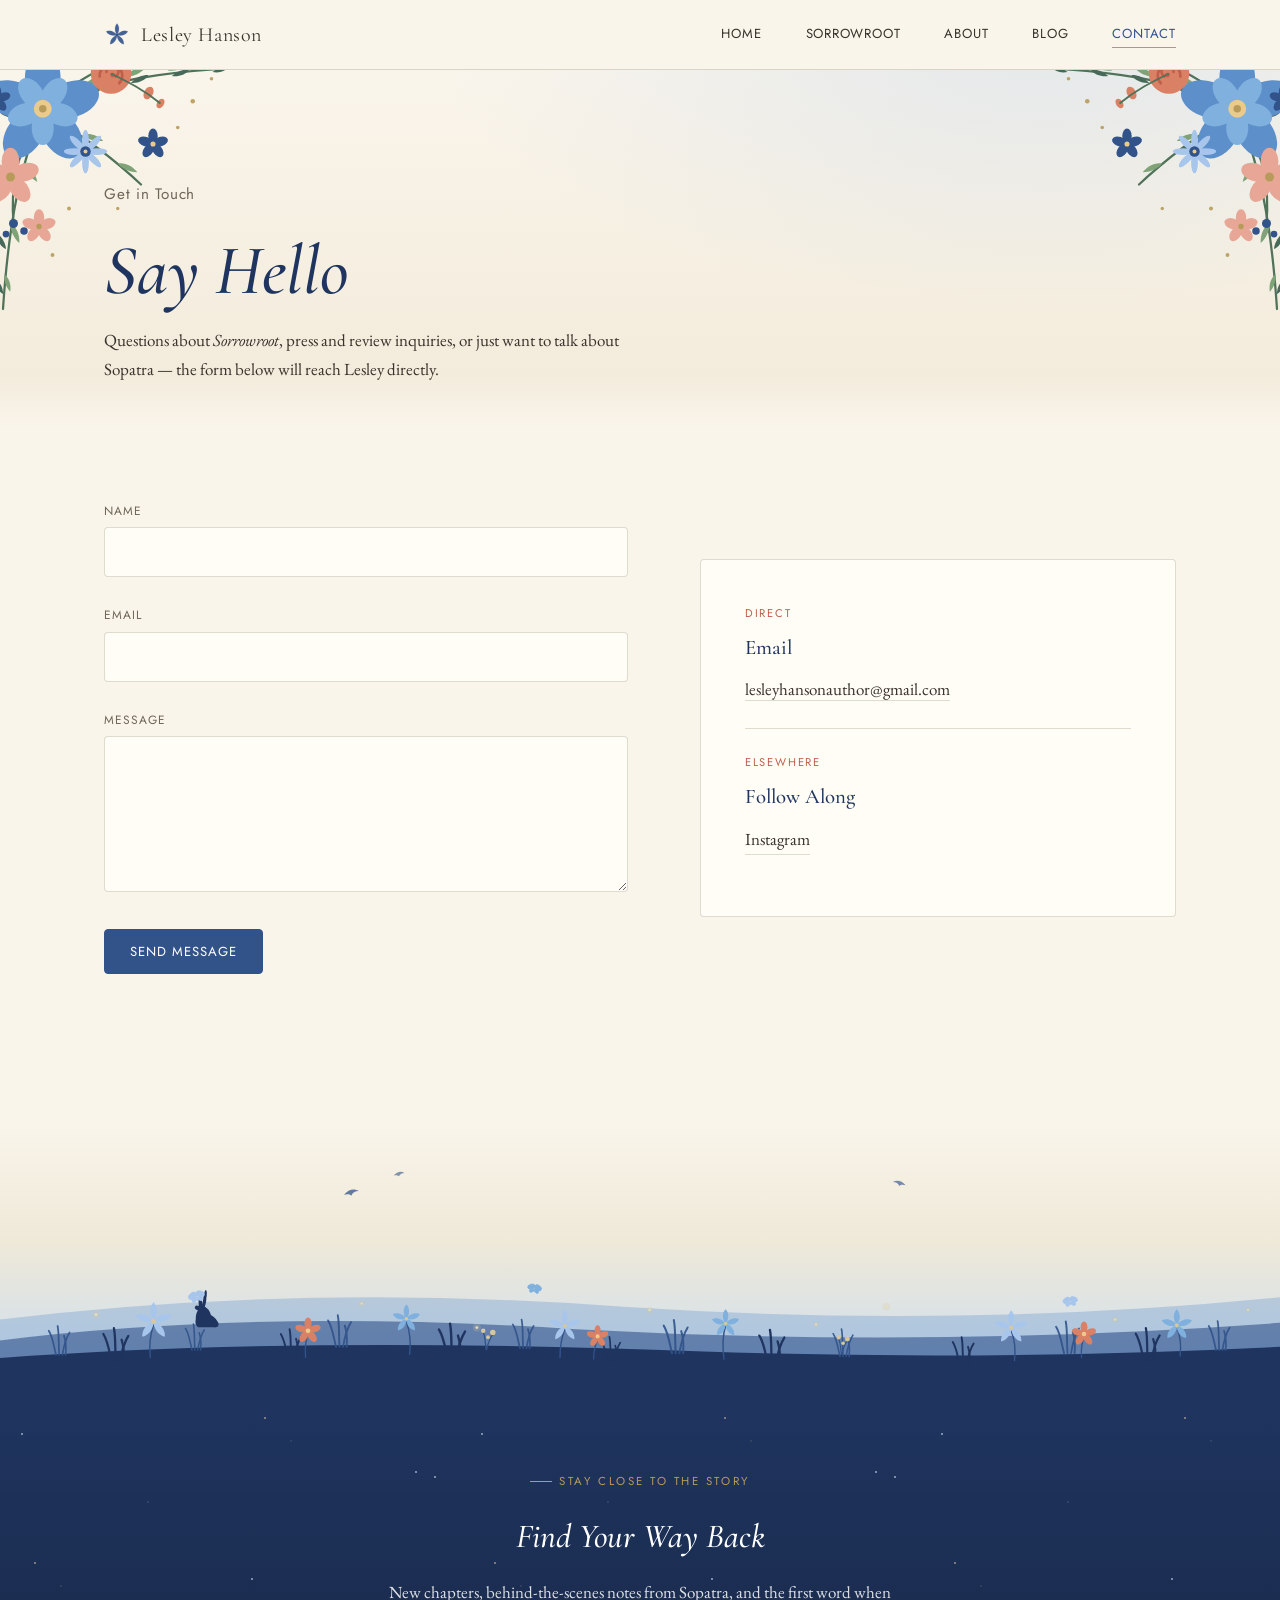
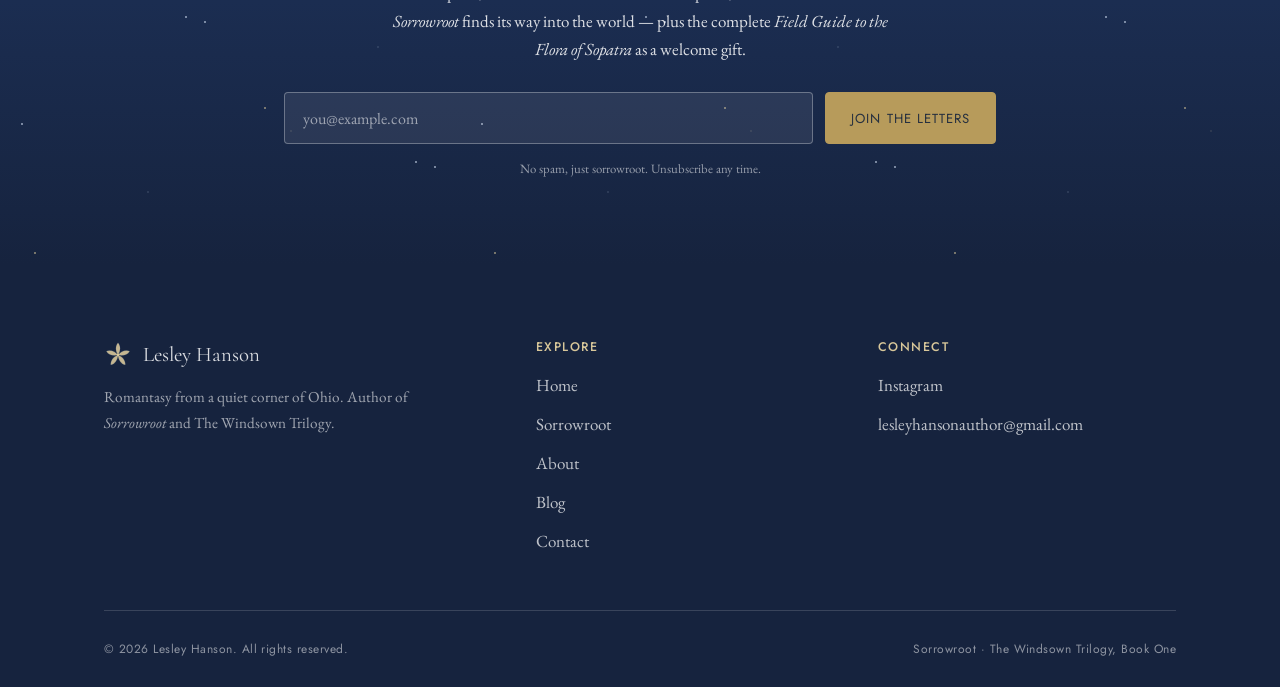
<file: contact.html>
<!DOCTYPE html>
<html lang="en">
<head>
<meta charset="UTF-8">
<meta name="viewport" content="width=device-width, initial-scale=1.0">
<title>Contact — Lesley Hanson</title>
<meta name="description" content="Get in touch with Lesley Hanson, author of Sorrowroot.">
<link rel="preconnect" href="https://fonts.googleapis.com">
<link rel="preconnect" href="https://fonts.gstatic.com" crossorigin>
<link href="https://fonts.googleapis.com/css2?family=Cormorant+Garamond:ital,wght@0,400;0,500;0,600;1,500;1,600&family=EB+Garamond:ital,wght@0,400;0,500;1,400&family=Jost:wght@400;500&family=Parisienne&display=swap" rel="stylesheet">
<link rel="icon" type="image/svg+xml" href="images/bloom.svg">
<link rel="stylesheet" href="css/styles.css">
</head>
<body>

<header class="site-header">
  <nav class="nav">
    <a href="index.html" class="nav-brand">
      <svg class="bloom-mark bloom-mark--mono" viewBox="0 0 100 100" aria-hidden="true" focusable="false">
        <g transform="rotate(0 50 50)"><g class="petal"><path d="M50,50 C41,37 39,18 50,6 C61,18 59,37 50,50 Z"/></g></g>
        <g transform="rotate(72 50 50)"><g class="petal"><path d="M50,50 C41,37 39,18 50,6 C61,18 59,37 50,50 Z"/></g></g>
        <g transform="rotate(144 50 50)"><g class="petal"><path d="M50,50 C41,37 39,18 50,6 C61,18 59,37 50,50 Z"/></g></g>
        <g transform="rotate(216 50 50)"><g class="petal"><path d="M50,50 C41,37 39,18 50,6 C61,18 59,37 50,50 Z"/></g></g>
        <g transform="rotate(288 50 50)"><g class="petal"><path d="M50,50 C41,37 39,18 50,6 C61,18 59,37 50,50 Z"/></g></g>
        <circle class="seed" cx="50" cy="50" r="4.5"/>
      </svg>
      Lesley Hanson
    </a>
    <button class="nav-toggle" aria-label="Toggle navigation" aria-expanded="false">
      <span></span><span></span><span></span>
    </button>
    <ul class="nav-links">
      <li><a href="index.html">Home</a></li>
      <li><a href="sorrowroot.html">Sorrowroot</a></li>
      <li><a href="about.html">About</a></li>
      <li><a href="blog.html">Blog</a></li>
      <li><a href="contact.html" aria-current="page">Contact</a></li>
    </ul>
  </nav>
</header>

<main>

  <section class="hero" style="padding-bottom: var(--space-3);">
    <div class="container">
      <p class="hero-kicker">Get in Touch</p>
      <h1 class="hero-title" style="font-size: clamp(2.6rem, 6vw, 4.4rem);">Say Hello</h1>
      <p style="max-width: 540px;">Questions about <em>Sorrowroot</em>, press and review inquiries, or just want to talk about Sopatra &mdash; the form below will reach Lesley directly.</p>
    </div>
  </section>

  <section class="section--tight">
    <div class="container grid-2">

      <div class="reveal">
        <form action="https://formspree.io/f/mgojbkoe" method="post" data-contact-form>
          <div class="field">
            <label for="name">Name</label>
            <input type="text" id="name" name="name" autocomplete="name" required>
          </div>
          <div class="field">
            <label for="email">Email</label>
            <input type="email" id="email" name="email" autocomplete="email" required>
          </div>
          <div class="field">
            <label for="message">Message</label>
            <textarea id="message" name="message" rows="6" required></textarea>
          </div>
          <button type="submit" class="btn btn-primary">Send Message</button>
          <p class="form-success" style="color: var(--color-primary);">Thank you &mdash; your message is on its way.</p>
        </form>
      </div>

      <div class="reveal">
        <div class="card">
          <span class="card-eyebrow">Direct</span>
          <h3>Email</h3>
          <p><a href="mailto:lesleyhansonauthor@gmail.com" style="border-bottom: 1px solid var(--color-line);">lesleyhansonauthor@gmail.com</a></p>
          <hr class="hairline" style="margin: 1.5rem 0;">
          <span class="card-eyebrow">Elsewhere</span>
          <h3>Follow Along</h3>
          <p style="display:flex; gap: 1.2rem; flex-wrap: wrap;">
            <a href="https://www.instagram.com/lesleyhanson82/" target="_blank" rel="noopener" style="border-bottom: 1px solid var(--color-line);">Instagram</a>
          </p>
        </div>
      </div>

    </div>
  </section>

</main>

<div class="meadow-band" aria-hidden="true">
  <img src="images/meadow.svg" alt="">
</div>

<section class="newsletter-band">
  <div class="container">
    <p class="eyebrow" style="justify-content:center;">Stay Close to the Story</p>
    <h2 style="font-size:2.1rem; font-style:italic;">Find Your Way Back</h2>
    <p style="max-width:520px; margin:0.8rem auto 0; opacity:0.85;">New chapters, behind-the-scenes notes from Sopatra, and the first word when <em>Sorrowroot</em> finds its way into the world &mdash; plus the complete <em>Field Guide to the Flora of Sopatra</em> as a welcome gift.</p>
    <form class="newsletter-form" action="https://assets.mailerlite.com/jsonp/2463515/forms/192358580453639235/subscribe" method="post" data-ml-form>
      <label class="visually-hidden" for="newsletter-email">Email address</label>
      <input type="email" id="newsletter-email" name="fields[email]" placeholder="you@example.com" autocomplete="email" required>
      <button type="submit" class="btn btn-gold">Join the Letters</button>
    </form>
    <p class="form-success">You're on the list &mdash; thank you for finding your way here.</p>
    <p class="newsletter-note">No spam, just sorrowroot. Unsubscribe any time.</p>
  </div>
</section>

<footer class="site-footer">
  <div class="container">
    <div class="footer-grid">
      <div>
        <div class="footer-brand">
          <svg class="bloom-mark bloom-mark--mono" viewBox="0 0 100 100" aria-hidden="true" focusable="false">
            <g transform="rotate(0 50 50)"><g class="petal"><path d="M50,50 C41,37 39,18 50,6 C61,18 59,37 50,50 Z"/></g></g>
            <g transform="rotate(72 50 50)"><g class="petal"><path d="M50,50 C41,37 39,18 50,6 C61,18 59,37 50,50 Z"/></g></g>
            <g transform="rotate(144 50 50)"><g class="petal"><path d="M50,50 C41,37 39,18 50,6 C61,18 59,37 50,50 Z"/></g></g>
            <g transform="rotate(216 50 50)"><g class="petal"><path d="M50,50 C41,37 39,18 50,6 C61,18 59,37 50,50 Z"/></g></g>
            <g transform="rotate(288 50 50)"><g class="petal"><path d="M50,50 C41,37 39,18 50,6 C61,18 59,37 50,50 Z"/></g></g>
            <circle class="seed" cx="50" cy="50" r="4.5"/>
          </svg>
          Lesley Hanson
        </div>
        <p class="footer-tag">Romantasy from a quiet corner of Ohio. Author of <em>Sorrowroot</em> and The Windsown Trilogy.</p>
      </div>
      <div>
        <h4>Explore</h4>
        <a href="index.html">Home</a>
        <a href="sorrowroot.html">Sorrowroot</a>
        <a href="about.html">About</a>
        <a href="blog.html">Blog</a>
        <a href="contact.html">Contact</a>
      </div>
      <div>
        <h4>Connect</h4>
        <a href="https://www.instagram.com/lesleyhanson82/" target="_blank" rel="noopener">Instagram</a>
        <a href="mailto:lesleyhansonauthor@gmail.com">lesleyhansonauthor@gmail.com</a>
      </div>
    </div>
    <div class="footer-bottom">
      <span>&copy; 2026 Lesley Hanson. All rights reserved.</span>
      <span>Sorrowroot &middot; The Windsown Trilogy, Book One</span>
    </div>
  </div>
</footer>

<script src="js/main.js"></script>
<script data-goatcounter="https://lesleyhanson.goatcounter.com/count" async src="//gc.zgo.at/count.js"></script>
</body>
</html>
</file>
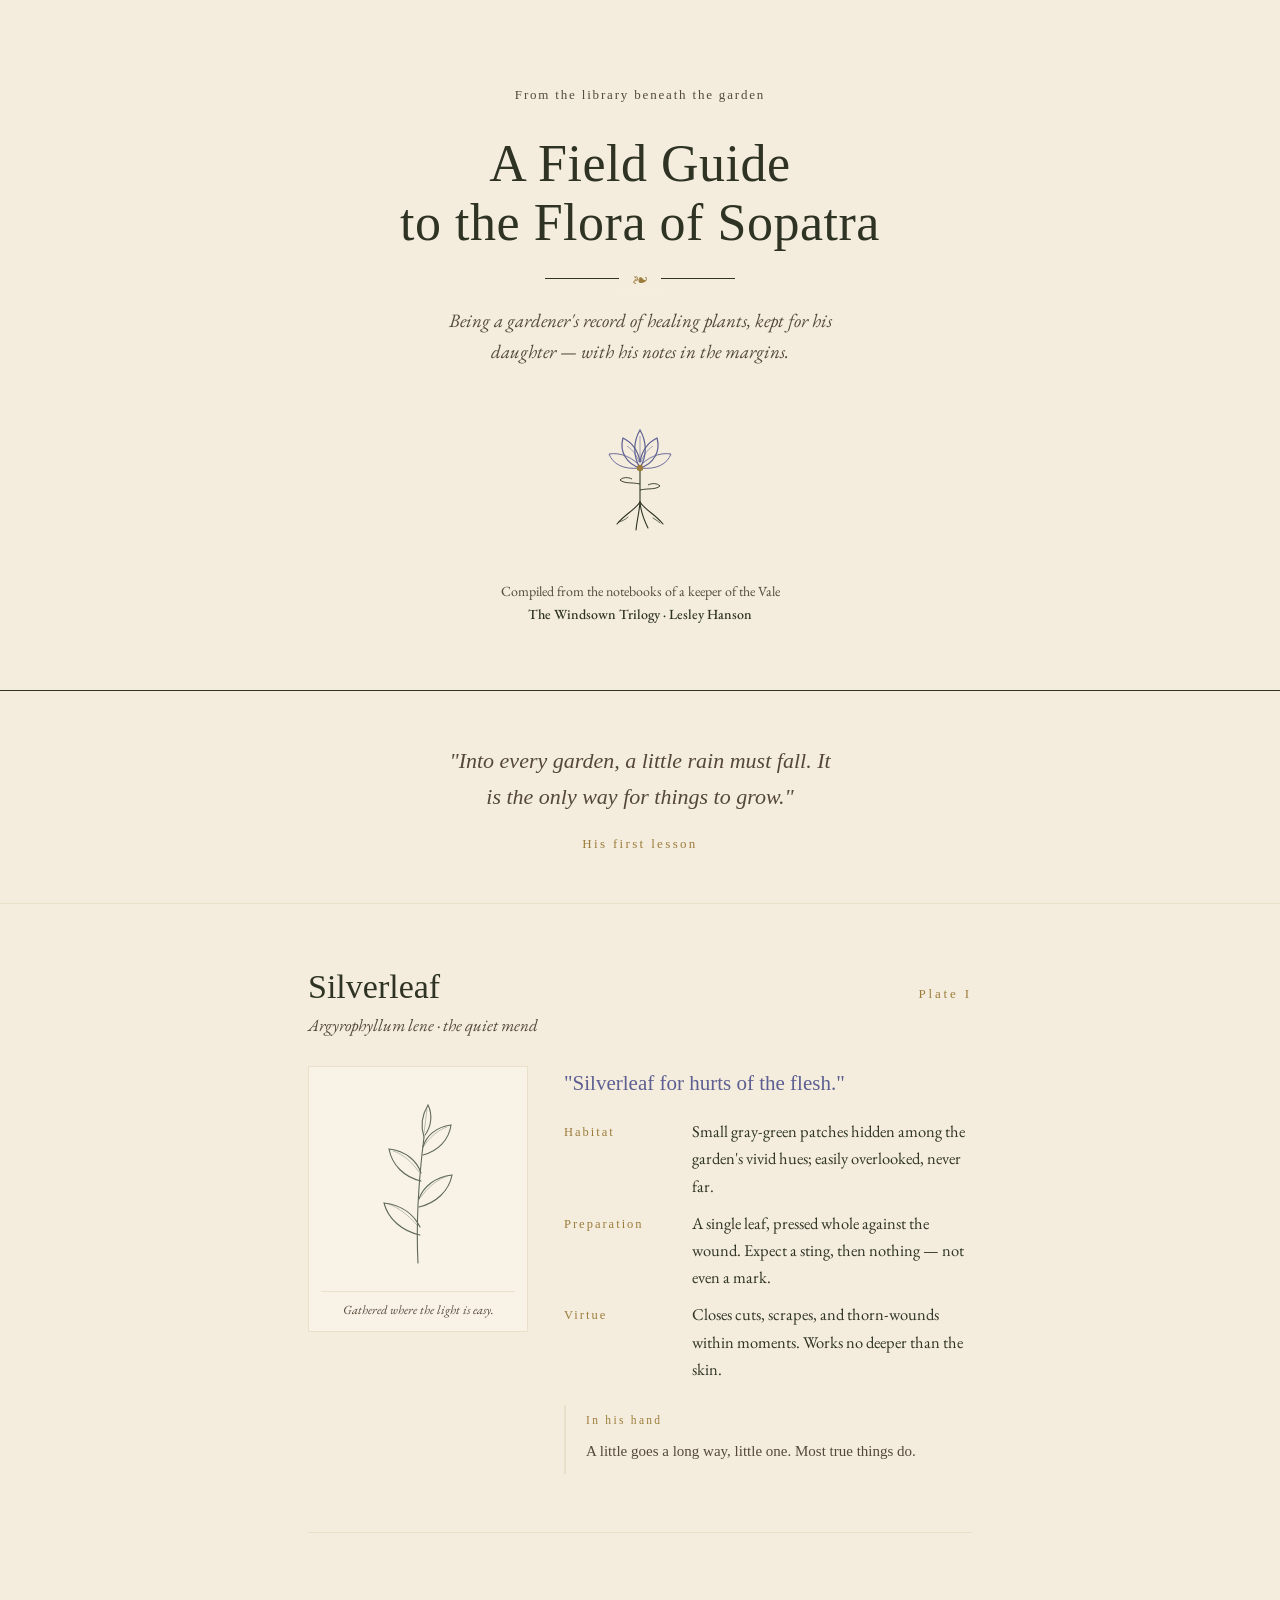
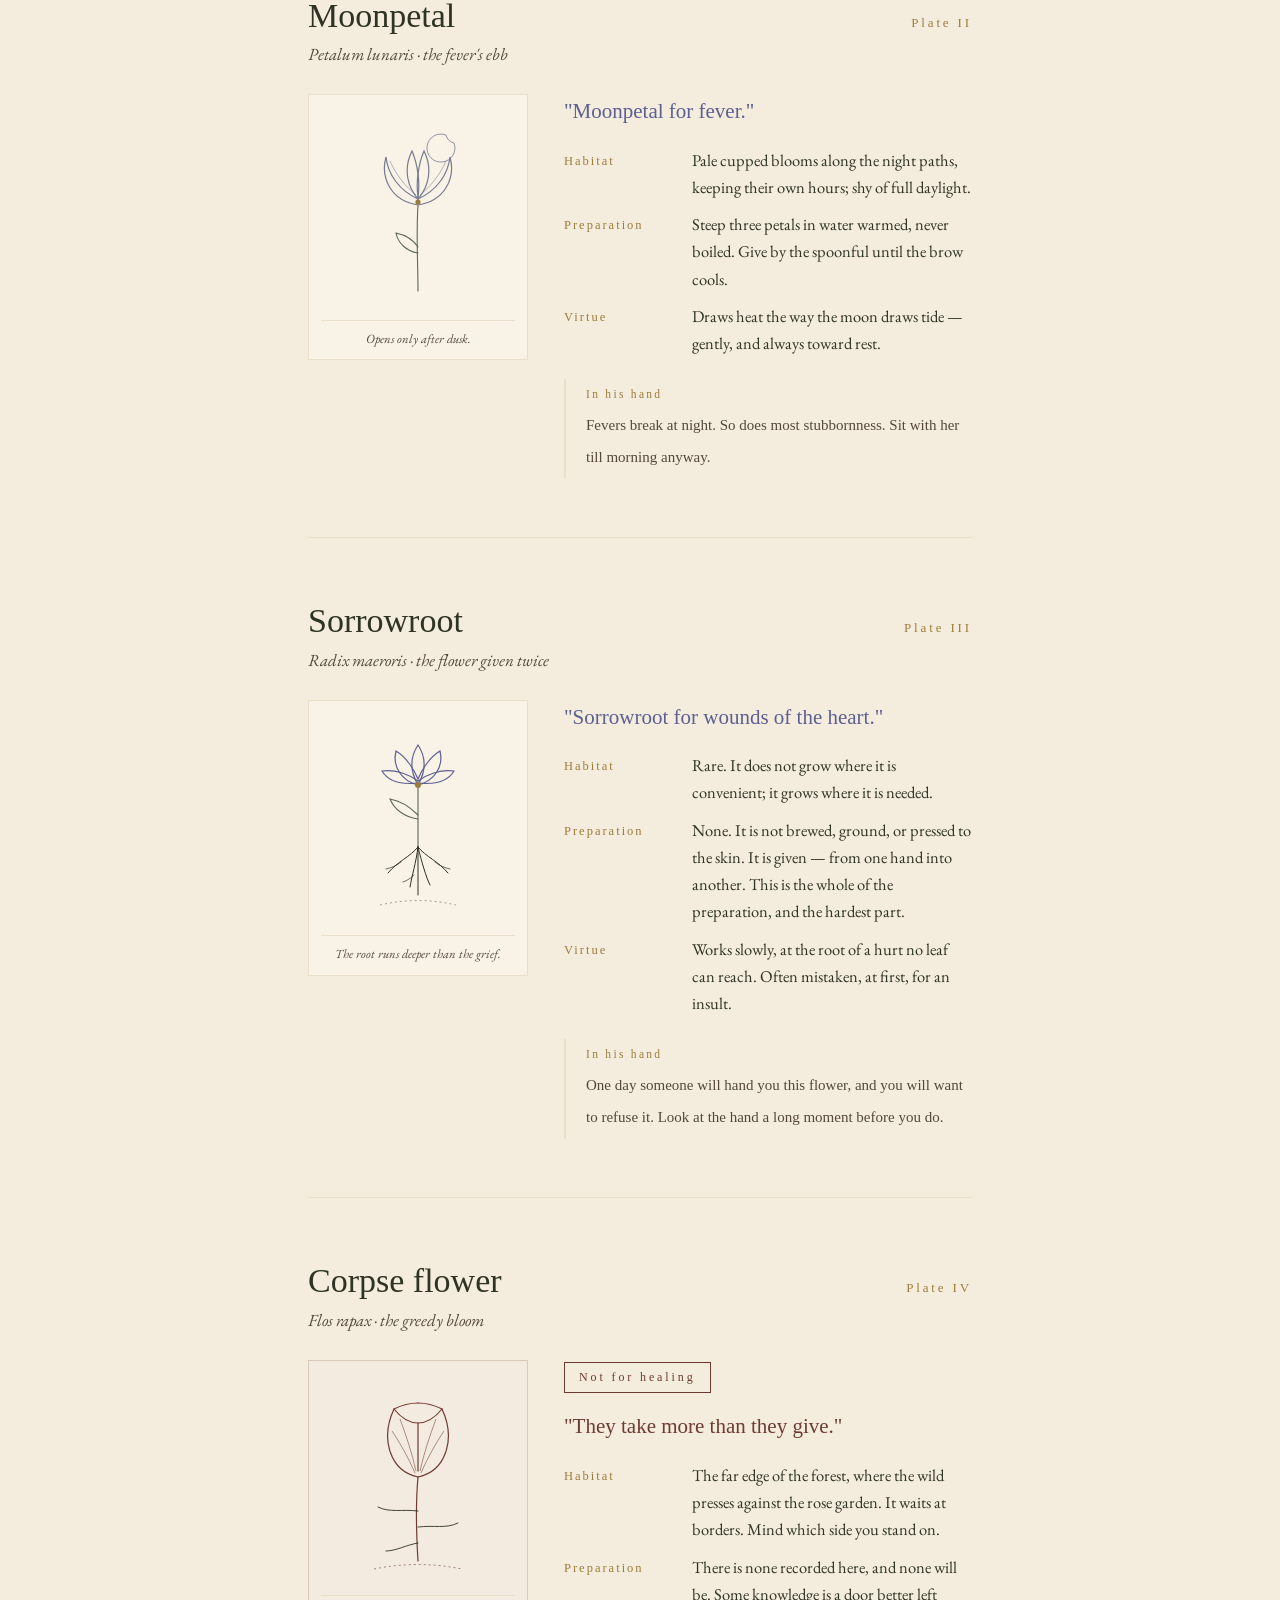
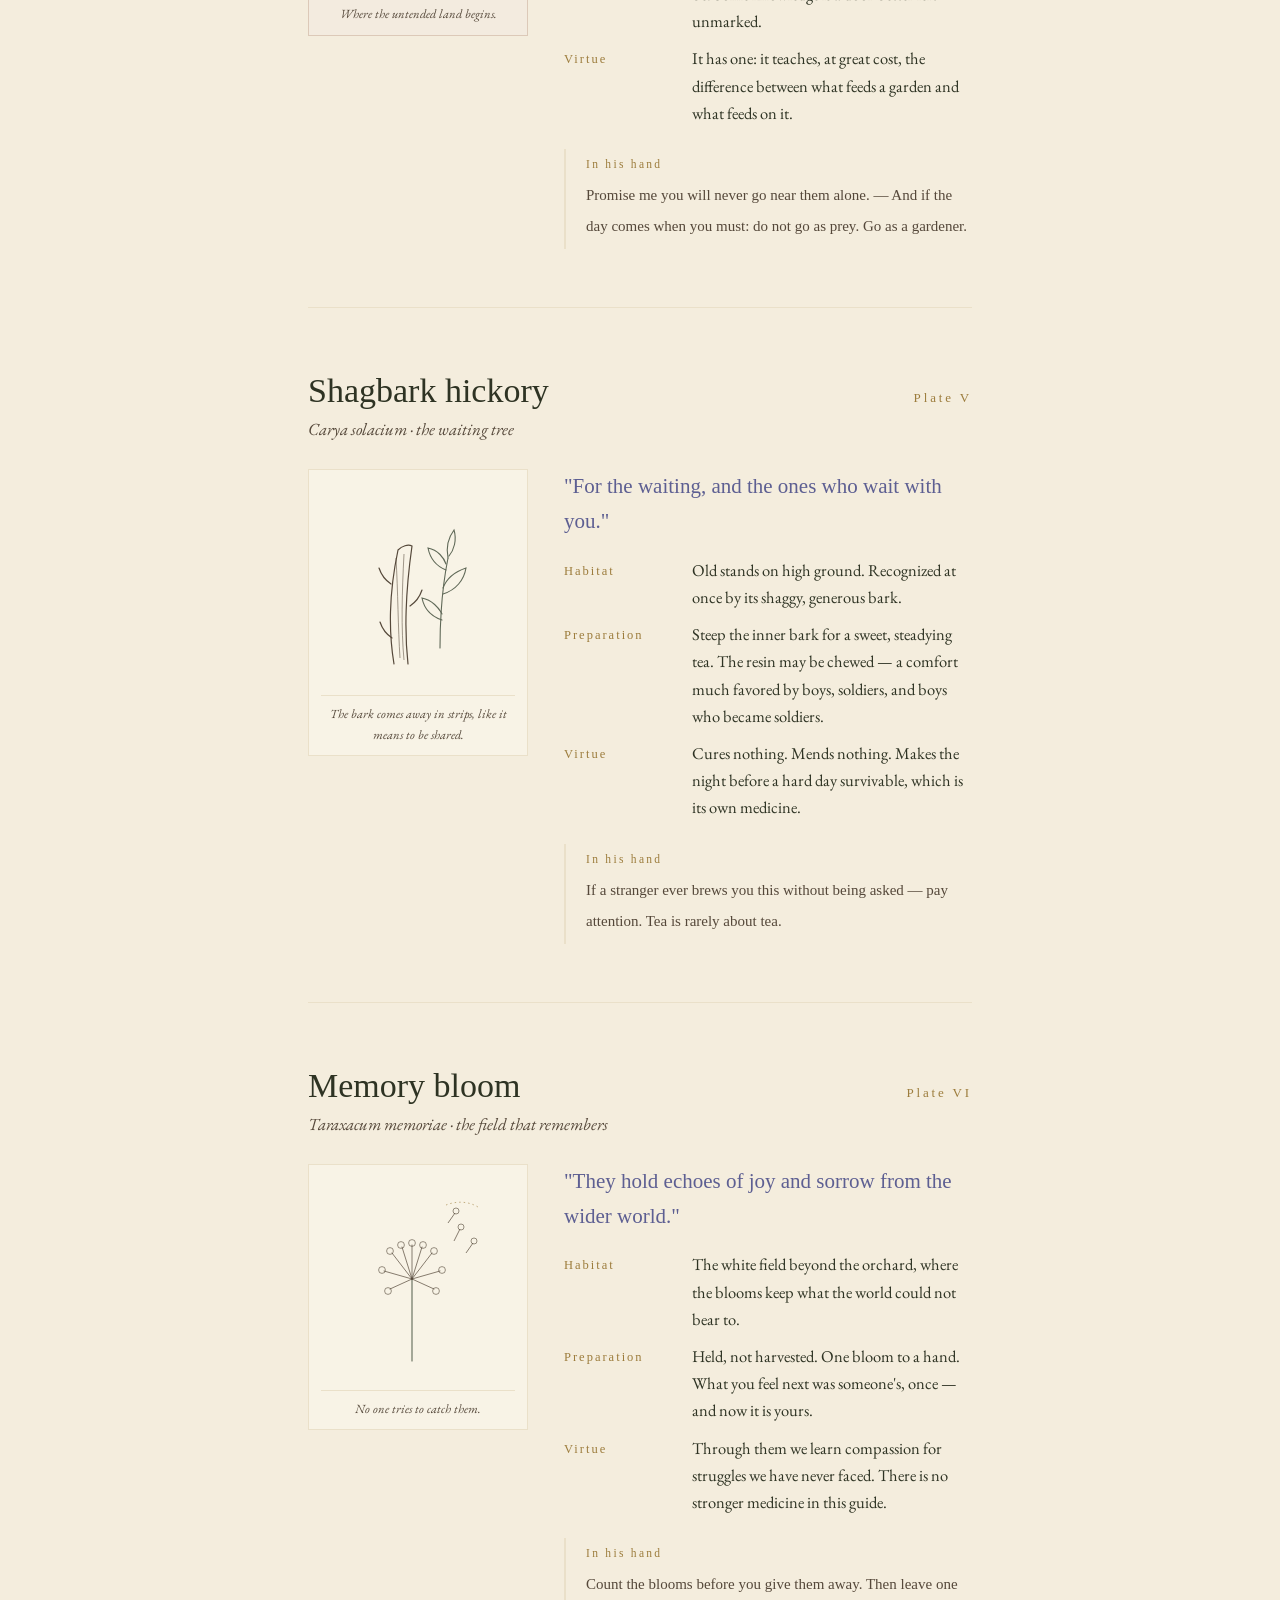
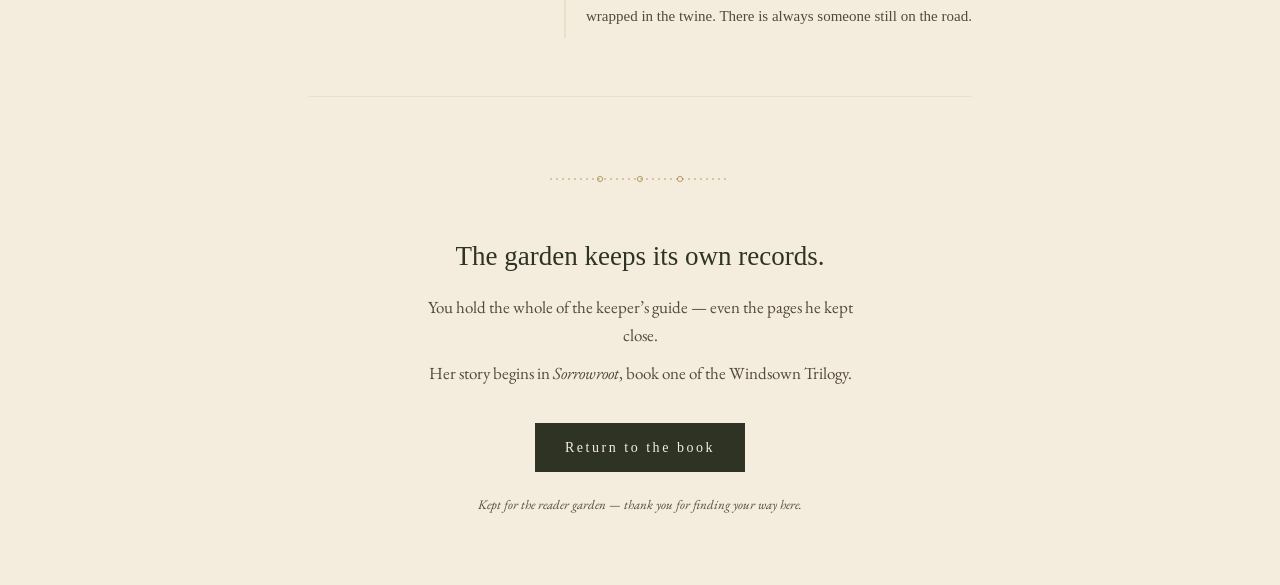
<file: flora-complete-747.html>
<!DOCTYPE html>
<html lang="en">
<head>
<meta charset="UTF-8">
<meta name="viewport" content="width=device-width, initial-scale=1.0">
<meta name="robots" content="noindex, nofollow">
<title>A Field Guide to the Flora of Sopatra · Complete Edition</title>
<link rel="icon" type="image/svg+xml" href="images/bloom.svg">
<link rel="preconnect" href="https://fonts.googleapis.com">
<link href="https://fonts.googleapis.com/css2?family=IM+Fell+English:ital@0;1&family=IM+Fell+English+SC&family=EB+Garamond:ital,wght@0,400;0,500;1,400&family=Homemade+Apple&display=swap" rel="stylesheet">
<style>
  :root{
    --parchment:#F4EDDD;
    --parchment-deep:#EAE0C9;
    --ink:#2E3323;
    --sepia:#55483A;
    --sorrowroot:#5D5F92;
    --silverleaf:#87907E;
    --rosewood:#6E3B32;
    --gold:#9C7C3C;
  }
  *{margin:0;padding:0;box-sizing:border-box;}
  html{scroll-behavior:smooth;}
  body{
    background:var(--parchment);
    color:var(--ink);
    font-family:'EB Garamond',serif;
    font-size:18px;
    line-height:1.65;
  }
  .page{
    max-width:720px;
    margin:0 auto;
    padding:0 28px;
  }
  .smallcaps{
    font-family:'IM Fell English SC',serif;
    letter-spacing:.14em;
  }
  .hand{
    font-family:'Homemade Apple',cursive;
    color:var(--sepia);
    font-size:15px;
    line-height:2.1;
  }

  /* ---------- cover ---------- */
  .cover{
    text-align:center;
    padding:84px 28px 64px;
    border-bottom:1px solid var(--ink);
    position:relative;
  }
  .cover .rule{
    width:190px;height:1px;background:var(--ink);
    margin:26px auto;position:relative;
  }
  .cover .rule::after{
    content:"❧";
    position:absolute;left:50%;top:50%;
    transform:translate(-50%,-52%);
    background:var(--parchment);
    padding:0 14px;
    font-size:15px;color:var(--gold);
  }
  .cover h1{
    font-family:'IM Fell English',serif;
    font-weight:400;
    font-size:clamp(34px,6vw,52px);
    line-height:1.12;
    letter-spacing:.01em;
  }
  .cover .eyebrow{
    font-size:13px;
    color:var(--sepia);
    margin-bottom:30px;
  }
  .cover .sub{
    font-style:italic;
    color:var(--sepia);
    font-size:19px;
    max-width:420px;
    margin:0 auto;
  }
  .cover .compiled{
    margin-top:44px;
    font-size:14px;
    color:var(--sepia);
  }
  .cover .compiled b{font-weight:500;color:var(--ink);}
  .cover svg{display:block;margin:38px auto 6px;}

  /* ---------- epigraph ---------- */
  .epigraph{
    text-align:center;
    padding:52px 28px 46px;
    border-bottom:1px solid var(--parchment-deep);
  }
  .epigraph p{
    font-family:'IM Fell English',serif;
    font-style:italic;
    font-size:22px;
    color:var(--sepia);
    max-width:400px;
    margin:0 auto 12px;
  }
  .epigraph span{
    font-size:13px;
    letter-spacing:.18em;
    color:var(--gold);
    font-family:'IM Fell English SC',serif;
  }

  /* ---------- plates ---------- */
  .plate{
    padding:64px 0 58px;
    border-bottom:1px solid var(--parchment-deep);
  }
  .plate-head{
    display:flex;
    align-items:baseline;
    justify-content:space-between;
    gap:16px;
    margin-bottom:6px;
  }
  .plate-num{
    font-family:'IM Fell English SC',serif;
    font-size:13px;
    letter-spacing:.22em;
    color:var(--gold);
    white-space:nowrap;
  }
  .plate h2{
    font-family:'IM Fell English',serif;
    font-weight:400;
    font-size:34px;
    line-height:1.1;
  }
  .binomial{
    font-style:italic;
    color:var(--sepia);
    font-size:17px;
    margin-bottom:26px;
  }
  .plate-body{
    display:grid;
    grid-template-columns:220px 1fr;
    gap:36px;
    align-items:start;
  }
  @media (max-width:620px){
    .plate-body{grid-template-columns:1fr;}
    .plate-figure{margin:0 auto;}
  }
  .plate-figure{
    background:#F8F3E6;
    border:1px solid var(--parchment-deep);
    padding:18px 12px 10px;
    text-align:center;
  }
  .plate-figure figcaption{
    font-size:12.5px;
    color:var(--sepia);
    font-style:italic;
    margin-top:8px;
    padding-top:8px;
    border-top:1px solid var(--parchment-deep);
  }
  .use-line{
    font-family:'IM Fell English',serif;
    font-size:21px;
    color:var(--sorrowroot);
    margin-bottom:18px;
  }
  .plate.warn .use-line{color:var(--rosewood);}
  dl.field{
    display:grid;
    grid-template-columns:110px 1fr;
    row-gap:10px;
    column-gap:18px;
    font-size:16.5px;
    margin-bottom:22px;
  }
  dl.field dt{
    font-family:'IM Fell English SC',serif;
    font-size:12.5px;
    letter-spacing:.16em;
    color:var(--gold);
    padding-top:4px;
  }
  dl.field dd{color:var(--ink);}
  .margin-note{
    border-left:2px solid var(--parchment-deep);
    padding:6px 0 6px 20px;
    margin-top:8px;
  }
  .margin-note .who{
    display:block;
    font-family:'IM Fell English SC',serif;
    font-size:11.5px;
    letter-spacing:.2em;
    color:var(--gold);
    margin-bottom:6px;
  }

  /* warning plate */
  .plate.warn .plate-figure{background:#F3EBDF;border-color:#DCC9B8;}
  .caution{
    display:inline-block;
    font-family:'IM Fell English SC',serif;
    font-size:12px;
    letter-spacing:.24em;
    color:var(--rosewood);
    border:1px solid var(--rosewood);
    padding:5px 14px;
    margin-bottom:16px;
  }

  /* ---------- colophon ---------- */
  .colophon{
    text-align:center;
    padding:70px 28px 60px;
  }
  .colophon .seed-rule{margin:0 auto 34px;}
  .colophon h3{
    font-family:'IM Fell English',serif;
    font-weight:400;
    font-size:27px;
    margin-bottom:14px;
  }
  .colophon p{
    max-width:430px;
    margin:0 auto 10px;
    color:var(--sepia);
    font-size:17px;
  }
  .colophon .cta{
    display:inline-block;
    margin-top:26px;
    font-family:'IM Fell English SC',serif;
    letter-spacing:.18em;
    font-size:14px;
    color:var(--parchment);
    background:var(--ink);
    padding:13px 30px;
    text-decoration:none;
  }
  .colophon .qr{
    width:88px;height:88px;
    border:1px solid var(--ink);
    margin:30px auto 8px;
    display:flex;align-items:center;justify-content:center;
    font-size:11px;color:var(--sepia);
    font-family:'EB Garamond',serif;
    font-style:italic;
    padding:8px;
  }
  .colophon .fine{
    font-size:13px;
    color:var(--sepia);
    margin-top:22px;
    font-style:italic;
  }

  @keyframes drift{
    0%{transform:translate(0,0) rotate(0deg);opacity:.9;}
    100%{transform:translate(26px,-34px) rotate(24deg);opacity:0;}
  }
  .seed{animation:drift 7s ease-in-out infinite;}
  .seed.s2{animation-delay:2.3s;}
  .seed.s3{animation-delay:4.6s;}
  @media (prefers-reduced-motion:reduce){.seed{animation:none;}}

  /* ---------- sealed plates & garden form ---------- */
  .sealed{padding:64px 28px;border-bottom:1px solid var(--parchment-deep);text-align:center;}
  .sealed-tag{display:inline-block;font-family:'IM Fell English SC',serif;font-size:12px;letter-spacing:.24em;color:var(--gold);border:1px solid var(--gold);padding:5px 14px;margin-bottom:22px;}
  .sealed ul{list-style:none;margin:8px 0 24px;}
  .sealed li{font-family:'IM Fell English',serif;font-size:22px;line-height:2;}
  .sealed li i{color:var(--sepia);font-size:16px;}
  .sealed p{max-width:430px;margin:0 auto;color:var(--sepia);font-size:17px;}
  .garden-form{margin:30px auto 0;display:flex;gap:10px;max-width:430px;flex-wrap:wrap;justify-content:center;}
  .garden-form input[type=email]{flex:1 1 230px;padding:12px 14px;border:1px solid var(--ink);background:#FBF7EC;font-family:'EB Garamond',serif;font-size:16px;color:var(--ink);}
  .garden-form button{font-family:'IM Fell English SC',serif;letter-spacing:.18em;font-size:14px;color:var(--parchment);background:var(--ink);border:none;padding:13px 26px;cursor:pointer;}
  .garden-form button:hover{background:var(--sepia);}
  .form-success{display:none;margin-top:18px;font-style:italic;color:var(--sorrowroot);}
  .form-success.is-visible{display:block;}
  .form-error{margin-top:14px;font-style:italic;color:var(--rosewood);}
</style>
</head>
<body>

<!-- ======================= COVER ======================= -->
<header class="cover">
  <p class="eyebrow smallcaps">From the library beneath the garden</p>
  <h1>A Field Guide<br>to the Flora of Sopatra</h1>
  <div class="rule"></div>
  <p class="sub">Being a gardener's record of healing plants, kept for his daughter — with his notes in the margins.</p>

  <svg width="150" height="130" viewBox="0 0 150 130" role="img" aria-label="Engraved sorrowroot bloom with exposed roots">
    <g fill="none" stroke="#2E3323" stroke-width="1.1" stroke-linecap="round">
      <path d="M75 62 L75 96"/>
      <path d="M75 96 C 70 104, 60 108, 52 118" />
      <path d="M75 96 C 80 104, 90 108, 98 118" />
      <path d="M75 96 C 74 108, 72 114, 71 124" />
      <path d="M75 96 C 76 108, 80 116, 83 122" />
      <path d="M63 111 C 60 114, 57 115, 54 116" stroke-width="0.7"/>
      <path d="M88 112 C 91 114, 93 115, 95 117" stroke-width="0.7"/>
    </g>
    <g fill="none" stroke="#5D5F92" stroke-width="1.2" stroke-linecap="round">
      <path d="M75 62 C 62 58, 54 46, 58 32 C 66 36, 73 44, 75 56"/>
      <path d="M75 62 C 88 58, 96 46, 92 32 C 84 36, 77 44, 75 56"/>
      <path d="M75 62 C 68 50, 68 36, 75 24 C 82 36, 82 50, 75 62"/>
      <path d="M75 62 C 58 64, 48 58, 44 48 C 56 46, 68 52, 75 60" stroke-width="0.9"/>
      <path d="M75 62 C 92 64, 102 58, 106 48 C 94 46, 82 52, 75 60" stroke-width="0.9"/>
    </g>
    <g stroke="#5D5F92" stroke-width="0.55">
      <path d="M75 30 L75 56" fill="none"/>
      <path d="M62 40 C 68 44, 72 50, 74 56" fill="none"/>
      <path d="M88 40 C 82 44, 78 50, 76 56" fill="none"/>
    </g>
    <circle cx="75" cy="62" r="3.2" fill="#9C7C3C"/>
    <g fill="none" stroke="#2E3323" stroke-width="0.9">
      <path d="M75 78 C 66 76, 60 78, 55 74"/>
      <path d="M55 74 C 58 71, 63 71, 67 73" />
      <path d="M75 84 C 84 82, 90 84, 95 80"/>
      <path d="M95 80 C 92 77, 87 77, 83 79"/>
    </g>
  </svg>

  <p class="compiled">Compiled from the notebooks of a keeper of the Vale<br><b>The Windsown Trilogy · Lesley Hanson</b></p>
</header>

<!-- ======================= EPIGRAPH ======================= -->
<section class="epigraph">
  <p>"Into every garden, a little rain must fall. It is the only way for things to grow."</p>
  <span>His first lesson</span>
</section>

<main class="page">

<!-- ======================= PLATE I — SILVERLEAF ======================= -->
<article class="plate">
  <div class="plate-head">
    <h2>Silverleaf</h2>
    <span class="plate-num">Plate I</span>
  </div>
  <p class="binomial">Argyrophyllum lene · the quiet mend</p>
  <div class="plate-body">
    <figure class="plate-figure">
      <svg width="180" height="190" viewBox="0 0 180 190" role="img" aria-label="Engraved silverleaf sprig">
        <g fill="none" stroke="#5F6857" stroke-width="1.1" stroke-linecap="round">
          <path d="M90 178 C 88 140, 90 100, 96 52"/>
          <path d="M92 150 C 74 146, 60 134, 56 118 C 74 120, 86 130, 92 142"/>
          <path d="M91 122 C 108 118, 121 106, 124 90 C 107 92, 95 102, 91 114"/>
          <path d="M93 96 C 76 92, 64 80, 61 64 C 78 66, 89 76, 93 88"/>
          <path d="M95 70 C 110 66, 121 55, 123 40 C 108 42, 98 51, 95 62"/>
          <path d="M96 52 C 92 40, 94 30, 100 20 C 105 30, 103 42, 97 50"/>
        </g>
        <g fill="none" stroke="#8A9382" stroke-width="0.55">
          <path d="M60 119 C 70 122, 80 130, 89 140"/>
          <path d="M120 91 C 110 94, 100 102, 93 112"/>
          <path d="M65 66 C 75 69, 84 77, 91 87"/>
          <path d="M119 42 C 110 45, 101 53, 96 61"/>
          <path d="M99 24 C 98 32, 97 40, 96 48"/>
        </g>
      </svg>
      <figcaption>Gathered where the light is easy.</figcaption>
    </figure>
    <div>
      <p class="use-line">"Silverleaf for hurts of the flesh."</p>
      <dl class="field">
        <dt>Habitat</dt><dd>Small gray-green patches hidden among the garden's vivid hues; easily overlooked, never far.</dd>
        <dt>Preparation</dt><dd>A single leaf, pressed whole against the wound. Expect a sting, then nothing — not even a mark.</dd>
        <dt>Virtue</dt><dd>Closes cuts, scrapes, and thorn-wounds within moments. Works no deeper than the skin.</dd>
      </dl>
      <div class="margin-note">
        <span class="who">In his hand</span>
        <p class="hand">A little goes a long way, little one. Most true things do.</p>
      </div>
    </div>
  </div>
</article>

<!-- ======================= PLATE II — MOONPETAL ======================= -->
<article class="plate">
  <div class="plate-head">
    <h2>Moonpetal</h2>
    <span class="plate-num">Plate II</span>
  </div>
  <p class="binomial">Petalum lunaris · the fever's ebb</p>
  <div class="plate-body">
    <figure class="plate-figure">
      <svg width="180" height="190" viewBox="0 0 180 190" role="img" aria-label="Engraved moonpetal bloom, cupped like a crescent">
        <g fill="none" stroke="#5F6857" stroke-width="1.1" stroke-linecap="round">
          <path d="M90 178 C 90 150, 88 122, 90 92"/>
          <path d="M90 140 C 78 138, 70 130, 68 120 C 78 122, 86 128, 90 134"/>
        </g>
        <g fill="none" stroke="#77798F" stroke-width="1.2" stroke-linecap="round">
          <path d="M90 92 C 64 88, 52 66, 58 44 C 60 62, 72 78, 90 86"/>
          <path d="M90 92 C 116 88, 128 66, 122 44 C 120 62, 108 78, 90 86"/>
          <path d="M90 86 C 78 72, 76 54, 84 38 C 90 52, 92 70, 90 84"/>
          <path d="M90 86 C 102 72, 104 54, 96 38 C 90 52, 88 70, 90 84"/>
        </g>
        <g fill="none" stroke="#77798F" stroke-width="0.55">
          <path d="M62 48 C 68 62, 78 74, 88 82"/>
          <path d="M118 48 C 112 62, 102 74, 92 82"/>
        </g>
        <circle cx="90" cy="89" r="2.6" fill="#9C7C3C"/>
        <path d="M126 30 A 14 14 0 1 1 118 22 A 11 11 0 0 0 126 30" fill="none" stroke="#77798F" stroke-width="0.8"/>
      </svg>
      <figcaption>Opens only after dusk.</figcaption>
    </figure>
    <div>
      <p class="use-line">"Moonpetal for fever."</p>
      <dl class="field">
        <dt>Habitat</dt><dd>Pale cupped blooms along the night paths, keeping their own hours; shy of full daylight.</dd>
        <dt>Preparation</dt><dd>Steep three petals in water warmed, never boiled. Give by the spoonful until the brow cools.</dd>
        <dt>Virtue</dt><dd>Draws heat the way the moon draws tide — gently, and always toward rest.</dd>
      </dl>
      <div class="margin-note">
        <span class="who">In his hand</span>
        <p class="hand">Fevers break at night. So does most stubbornness. Sit with her till morning anyway.</p>
      </div>
    </div>
  </div>
</article>

<!-- ======================= PLATE III — SORROWROOT ======================= -->
<article class="plate">
  <div class="plate-head">
    <h2>Sorrowroot</h2>
    <span class="plate-num">Plate III</span>
  </div>
  <p class="binomial">Radix maeroris · the flower given twice</p>
  <div class="plate-body">
    <figure class="plate-figure">
      <svg width="180" height="200" viewBox="0 0 180 200" role="img" aria-label="Engraved sorrowroot with its roots drawn as carefully as its bloom">
        <g fill="none" stroke="#5F6857" stroke-width="1.1" stroke-linecap="round">
          <path d="M90 66 L90 128"/>
          <path d="M90 100 C 76 98, 66 90, 62 80 C 74 82, 84 90, 90 96"/>
        </g>
        <g fill="none" stroke="#5D5F92" stroke-width="1.2" stroke-linecap="round">
          <path d="M90 66 C 74 62, 64 48, 68 32 C 78 38, 86 50, 90 60"/>
          <path d="M90 66 C 106 62, 116 48, 112 32 C 102 38, 94 50, 90 60"/>
          <path d="M90 66 C 82 52, 82 38, 90 26 C 98 38, 98 52, 90 66"/>
          <path d="M90 64 C 72 66, 60 62, 54 52 C 68 50, 82 56, 90 62"/>
          <path d="M90 64 C 108 66, 120 62, 126 52 C 112 50, 98 56, 90 62"/>
        </g>
        <circle cx="90" cy="66" r="3" fill="#9C7C3C"/>
        <g fill="none" stroke="#2E3323" stroke-width="1" stroke-linecap="round">
          <path d="M90 128 C 82 138, 70 142, 60 154"/>
          <path d="M90 128 C 98 138, 110 142, 120 154"/>
          <path d="M90 128 C 88 144, 84 156, 82 168"/>
          <path d="M90 128 C 94 144, 98 158, 102 166"/>
          <path d="M90 128 C 90 148, 90 162, 90 176"/>
          <path d="M73 143 C 68 147, 63 149, 58 150" stroke-width="0.7"/>
          <path d="M107 143 C 112 147, 117 149, 122 150" stroke-width="0.7"/>
          <path d="M86 156 C 82 160, 78 162, 75 163" stroke-width="0.7"/>
        </g>
        <path d="M52 186 C 78 180, 102 180, 128 186" fill="none" stroke="#5F6857" stroke-width="0.6" stroke-dasharray="2 3"/>
      </svg>
      <figcaption>The root runs deeper than the grief.</figcaption>
    </figure>
    <div>
      <p class="use-line">"Sorrowroot for wounds of the heart."</p>
      <dl class="field">
        <dt>Habitat</dt><dd>Rare. It does not grow where it is convenient; it grows where it is needed.</dd>
        <dt>Preparation</dt><dd>None. It is not brewed, ground, or pressed to the skin. It is given — from one hand into another. This is the whole of the preparation, and the hardest part.</dd>
        <dt>Virtue</dt><dd>Works slowly, at the root of a hurt no leaf can reach. Often mistaken, at first, for an insult.</dd>
      </dl>
      <div class="margin-note">
        <span class="who">In his hand</span>
        <p class="hand">One day someone will hand you this flower, and you will want to refuse it. Look at the hand a long moment before you do.</p>
      </div>
    </div>
  </div>
</article>

<!-- ======================= PLATE IV — CORPSE FLOWER ======================= -->
<article class="plate warn">
  <div class="plate-head">
    <h2>Corpse flower</h2>
    <span class="plate-num">Plate IV</span>
  </div>
  <p class="binomial">Flos rapax · the greedy bloom</p>
  <div class="plate-body">
    <figure class="plate-figure">
      <svg width="180" height="200" viewBox="0 0 180 200" role="img" aria-label="Engraved corpse flower, hooded and closed">
        <g fill="none" stroke="#6E3B32" stroke-width="1.2" stroke-linecap="round">
          <path d="M90 182 C 88 150, 88 120, 90 98"/>
          <path d="M90 98 C 62 92, 52 60, 66 30 C 74 26, 84 24, 90 24"/>
          <path d="M90 98 C 118 92, 128 60, 114 30 C 106 26, 96 24, 90 24"/>
          <path d="M66 30 C 74 40, 82 44, 90 44 C 98 44, 106 40, 114 30"/>
          <path d="M90 44 L90 92"/>
        </g>
        <g fill="none" stroke="#6E3B32" stroke-width="0.55">
          <path d="M72 40 C 78 56, 84 74, 88 92"/>
          <path d="M108 40 C 102 56, 96 74, 92 92"/>
          <path d="M64 52 C 72 64, 80 78, 87 94"/>
          <path d="M116 52 C 108 64, 100 78, 93 94"/>
        </g>
        <g fill="none" stroke="#2E3323" stroke-width="0.9" stroke-linecap="round">
          <path d="M90 132 C 74 130, 62 134, 50 128"/>
          <path d="M90 148 C 106 146, 118 150, 130 144"/>
          <path d="M90 164 C 78 166, 68 172, 58 172"/>
        </g>
        <path d="M46 190 C 76 184, 104 184, 134 190" fill="none" stroke="#6E3B32" stroke-width="0.6" stroke-dasharray="2 3"/>
      </svg>
      <figcaption>Where the untended land begins.</figcaption>
    </figure>
    <div>
      <span class="caution">Not for healing</span>
      <p class="use-line">"They take more than they give."</p>
      <dl class="field">
        <dt>Habitat</dt><dd>The far edge of the forest, where the wild presses against the rose garden. It waits at borders. Mind which side you stand on.</dd>
        <dt>Preparation</dt><dd>There is none recorded here, and none will be. Some knowledge is a door better left unmarked.</dd>
        <dt>Virtue</dt><dd>It has one: it teaches, at great cost, the difference between what feeds a garden and what feeds on it.</dd>
      </dl>
      <div class="margin-note">
        <span class="who">In his hand</span>
        <p class="hand">Promise me you will never go near them alone. — And if the day comes when you must: do not go as prey. Go as a gardener.</p>
      </div>
    </div>
  </div>
</article>

<!-- ======================= PLATE V — SHAGBARK ======================= -->
<article class="plate">
  <div class="plate-head">
    <h2>Shagbark hickory</h2>
    <span class="plate-num">Plate V</span>
  </div>
  <p class="binomial">Carya solacium · the waiting tree</p>
  <div class="plate-body">
    <figure class="plate-figure">
      <svg width="180" height="190" viewBox="0 0 180 190" role="img" aria-label="Engraved strip of shagbark and hickory leaves">
        <g fill="none" stroke="#55483A" stroke-width="1.2" stroke-linecap="round">
          <path d="M66 176 C 60 140, 62 100, 70 62 C 74 58, 80 56, 84 58 C 78 100, 76 140, 80 176"/>
          <path d="M64 150 C 58 146, 54 140, 52 134"/>
          <path d="M82 118 C 88 114, 92 108, 94 102"/>
          <path d="M63 96 C 57 92, 53 86, 51 80"/>
        </g>
        <g fill="none" stroke="#55483A" stroke-width="0.55">
          <path d="M68 70 C 70 104, 70 140, 72 170"/>
          <path d="M76 66 C 74 104, 73 140, 76 172"/>
        </g>
        <g fill="none" stroke="#5F6857" stroke-width="1.1" stroke-linecap="round">
          <path d="M112 160 C 112 130, 114 100, 120 70"/>
          <path d="M114 132 C 102 128, 96 120, 94 110 C 104 112, 111 120, 114 126"/>
          <path d="M115 106 C 128 102, 136 92, 138 80 C 126 84, 118 92, 115 100"/>
          <path d="M118 82 C 108 78, 102 70, 100 60 C 110 62, 116 70, 118 76"/>
          <path d="M120 70 C 118 60, 120 50, 126 42 C 129 52, 126 62, 121 68"/>
        </g>
      </svg>
      <figcaption>The bark comes away in strips, like it means to be shared.</figcaption>
    </figure>
    <div>
      <p class="use-line">"For the waiting, and the ones who wait with you."</p>
      <dl class="field">
        <dt>Habitat</dt><dd>Old stands on high ground. Recognized at once by its shaggy, generous bark.</dd>
        <dt>Preparation</dt><dd>Steep the inner bark for a sweet, steadying tea. The resin may be chewed — a comfort much favored by boys, soldiers, and boys who became soldiers.</dd>
        <dt>Virtue</dt><dd>Cures nothing. Mends nothing. Makes the night before a hard day survivable, which is its own medicine.</dd>
      </dl>
      <div class="margin-note">
        <span class="who">In his hand</span>
        <p class="hand">If a stranger ever brews you this without being asked — pay attention. Tea is rarely about tea.</p>
      </div>
    </div>
  </div>
</article>

<!-- ======================= PLATE VI — MEMORY BLOOM ======================= -->
<article class="plate">
  <div class="plate-head">
    <h2>Memory bloom</h2>
    <span class="plate-num">Plate VI</span>
  </div>
  <p class="binomial">Taraxacum memoriae · the field that remembers</p>
  <div class="plate-body">
    <figure class="plate-figure">
      <svg width="180" height="190" viewBox="0 0 180 190" role="img" aria-label="Engraved seed-head releasing seeds to the wind">
        <g fill="none" stroke="#5F6857" stroke-width="1.1" stroke-linecap="round">
          <path d="M84 178 C 84 148, 84 118, 84 96"/>
        </g>
        <g fill="none" stroke="#55483A" stroke-width="0.7" stroke-linecap="round">
          <path d="M84 96 L84 62"/><path d="M84 96 L64 70"/><path d="M84 96 L104 70"/>
          <path d="M84 96 L56 88"/><path d="M84 96 L112 88"/>
          <path d="M84 96 L62 106"/><path d="M84 96 L106 106"/>
          <path d="M84 96 L74 64"/><path d="M84 96 L94 64"/>
        </g>
        <g fill="none" stroke="#55483A" stroke-width="0.6">
          <circle cx="84" cy="60" r="3.4"/><circle cx="62" cy="68" r="3.4"/><circle cx="106" cy="68" r="3.4"/>
          <circle cx="54" cy="87" r="3.4"/><circle cx="114" cy="87" r="3.4"/>
          <circle cx="60" cy="108" r="3.4"/><circle cx="108" cy="108" r="3.4"/>
          <circle cx="73" cy="62" r="3.4"/><circle cx="95" cy="62" r="3.4"/>
        </g>
        <g class="seed" fill="none" stroke="#55483A" stroke-width="0.6">
          <path d="M126 58 L132 46" stroke-width="0.7"/><circle cx="133" cy="44" r="3"/>
        </g>
        <g class="seed s2" fill="none" stroke="#55483A" stroke-width="0.6">
          <path d="M120 40 L127 30" stroke-width="0.7"/><circle cx="128" cy="28" r="3"/>
        </g>
        <g class="seed s3" fill="none" stroke="#55483A" stroke-width="0.6">
          <path d="M138 70 L145 60" stroke-width="0.7"/><circle cx="146" cy="58" r="3"/>
        </g>
        <path d="M118 22 C 128 18, 140 18, 150 24" fill="none" stroke="#9C7C3C" stroke-width="0.6" stroke-dasharray="1.5 3"/>
      </svg>
      <figcaption>No one tries to catch them.</figcaption>
    </figure>
    <div>
      <p class="use-line">"They hold echoes of joy and sorrow from the wider world."</p>
      <dl class="field">
        <dt>Habitat</dt><dd>The white field beyond the orchard, where the blooms keep what the world could not bear to.</dd>
        <dt>Preparation</dt><dd>Held, not harvested. One bloom to a hand. What you feel next was someone's, once — and now it is yours.</dd>
        <dt>Virtue</dt><dd>Through them we learn compassion for struggles we have never faced. There is no stronger medicine in this guide.</dd>
      </dl>
      <div class="margin-note">
        <span class="who">In his hand</span>
        <p class="hand">Count the blooms before you give them away. Then leave one wrapped in the twine. There is always someone still on the road.</p>
      </div>
    </div>
  </div>
</article>

</main>

<!-- ======================= COLOPHON ======================= -->
<footer class="colophon">
  <svg class="seed-rule" width="200" height="24" viewBox="0 0 200 24" role="img" aria-label="Row of drifting seeds">
    <g fill="none" stroke="#9C7C3C" stroke-width="0.7">
      <path d="M10 12 H 190" stroke-dasharray="2 4"/>
      <circle cx="60" cy="12" r="2.6"/><circle cx="100" cy="12" r="2.6"/><circle cx="140" cy="12" r="2.6"/>
    </g>
  </svg>
  <h3>The garden keeps its own records.</h3>
  <p>You hold the whole of the keeper&rsquo;s guide &mdash; even the pages he kept close.</p>
  <p>Her story begins in <i>Sorrowroot</i>, book one of the Windsown Trilogy.</p>
  <a class="cta" href="https://lesleyhanson.com/sorrowroot.html">Return to the book</a>
  <p class="fine">Kept for the reader garden &mdash; thank you for finding your way here.</p>
</footer>

</body>
</html>
</file>
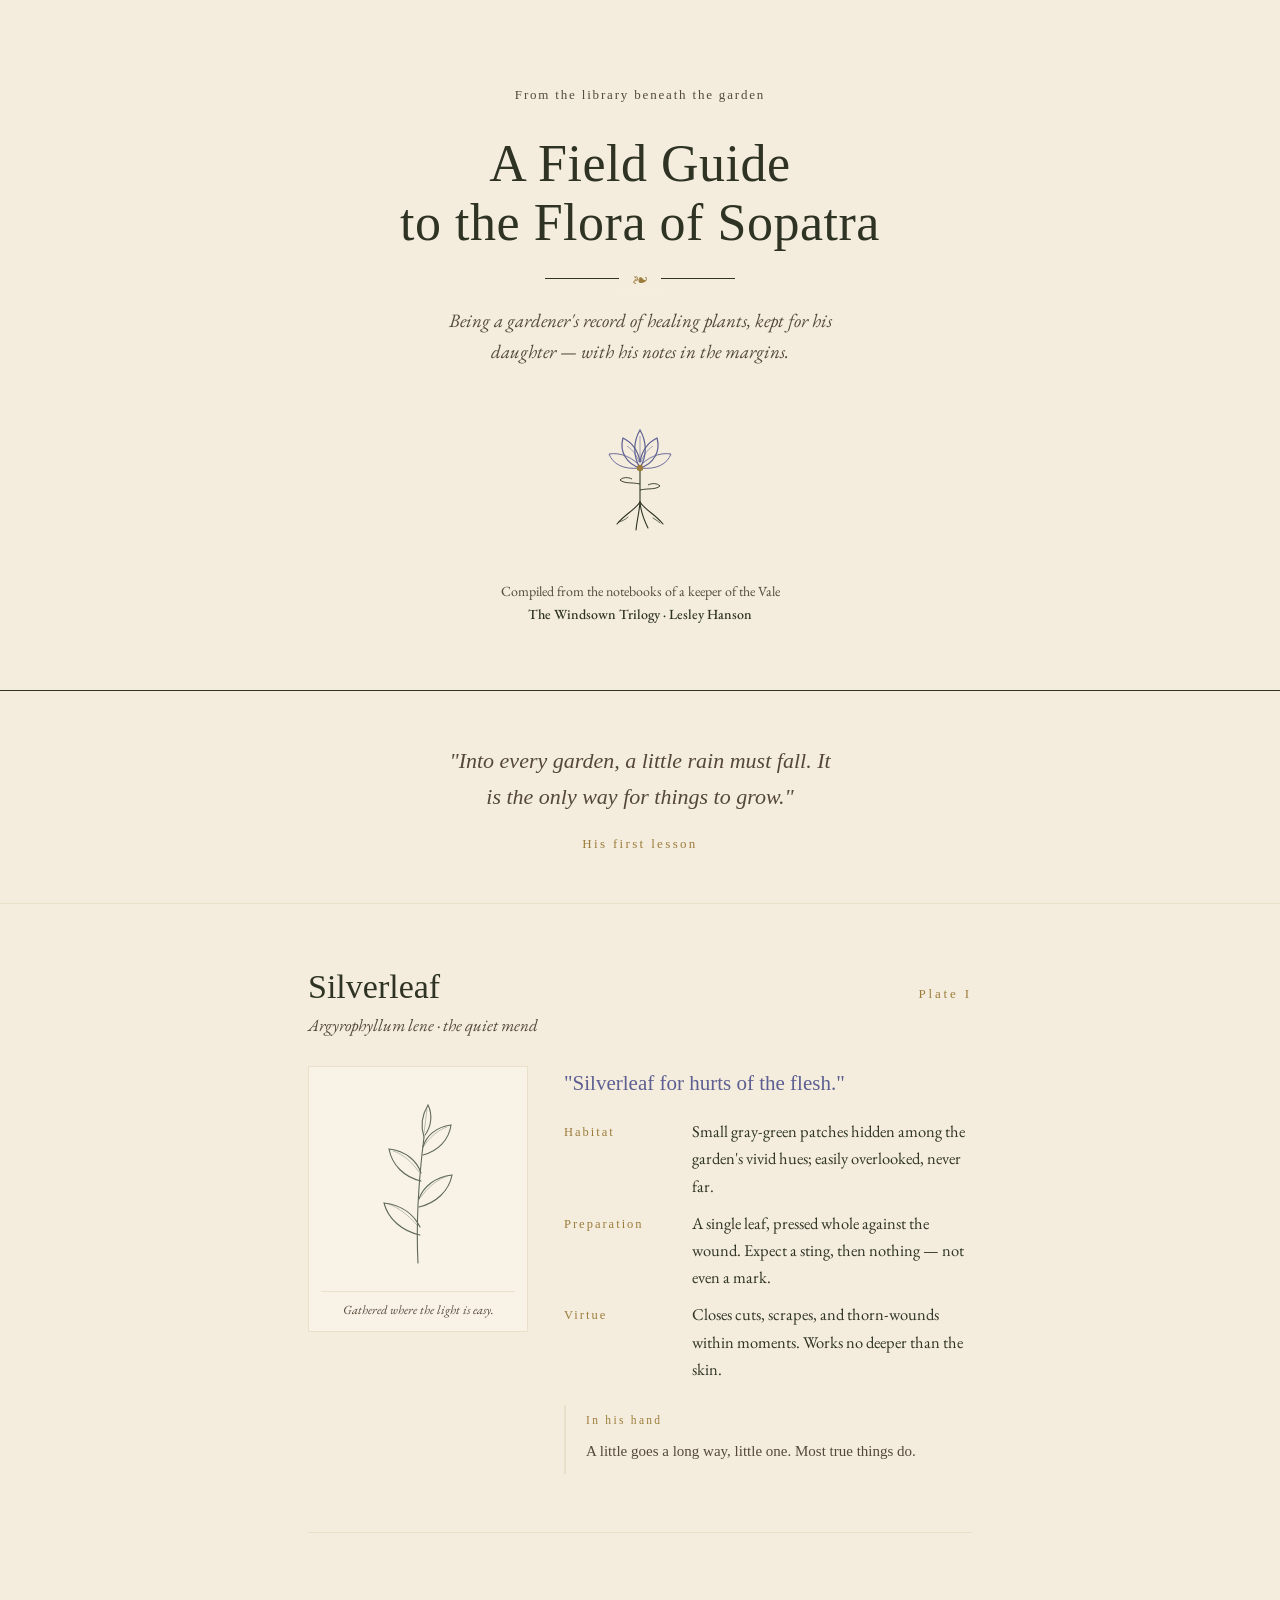
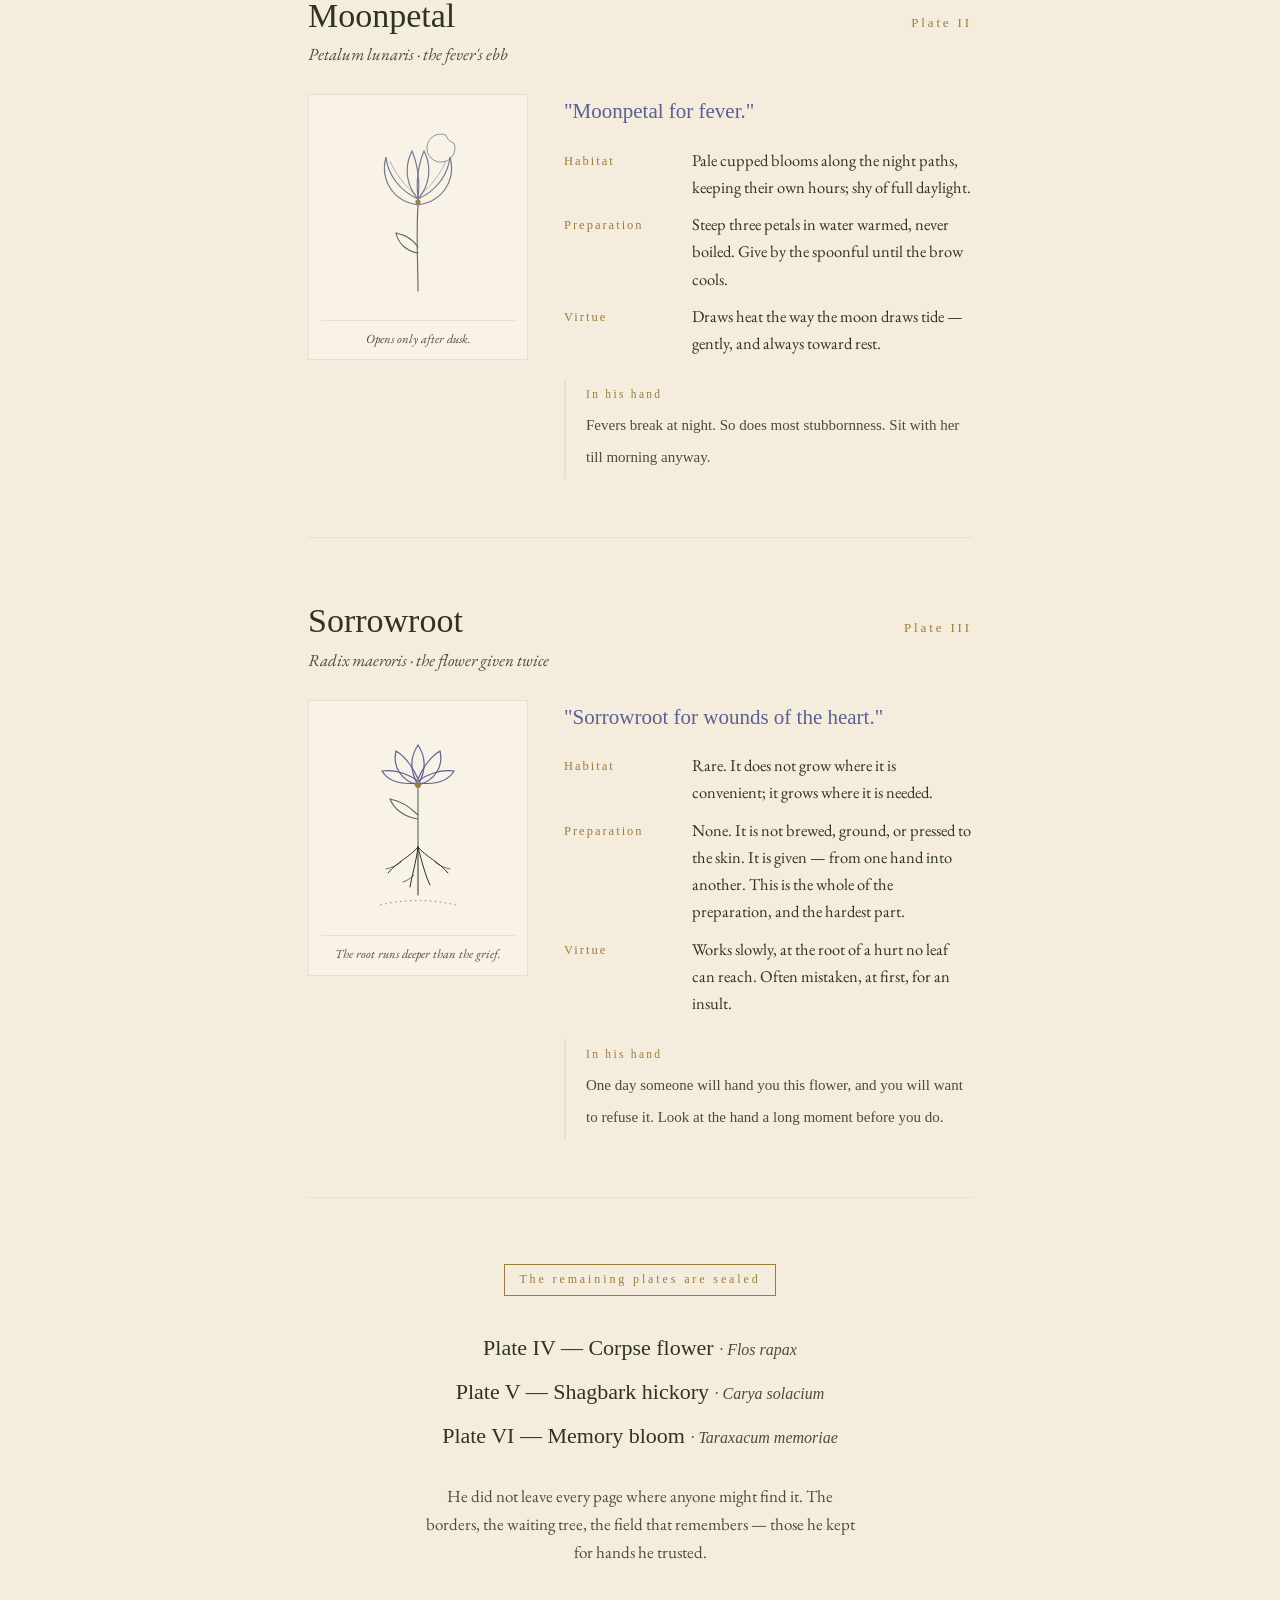
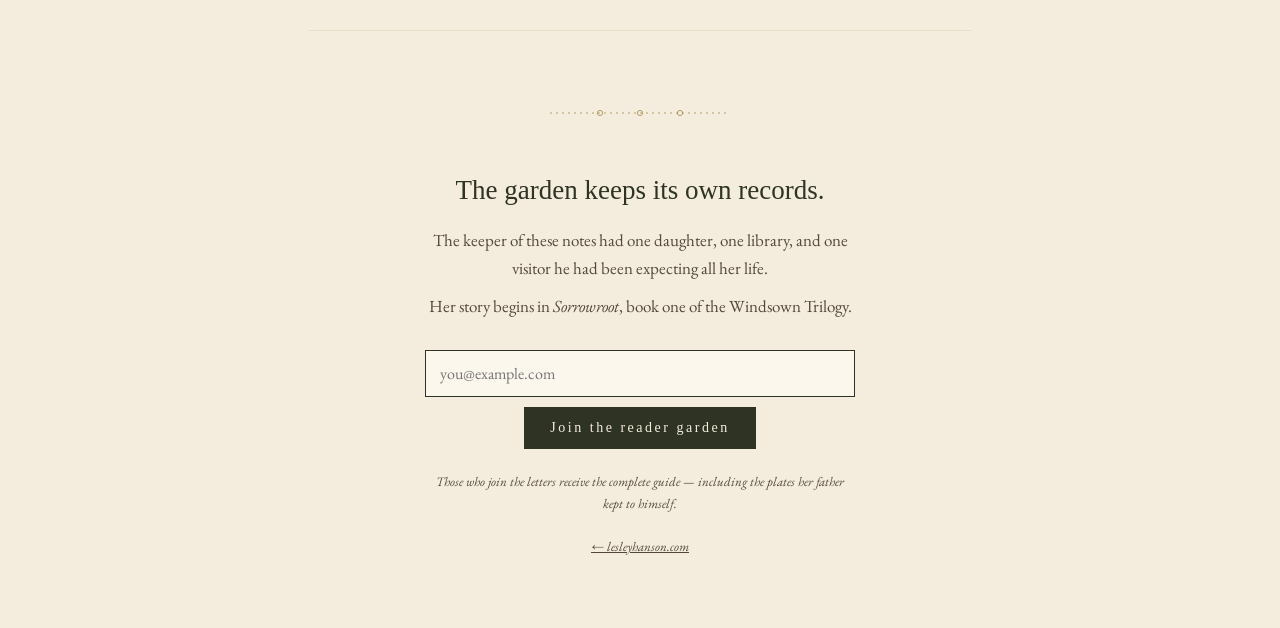
<file: flora.html>
<!DOCTYPE html>
<html lang="en">
<head>
<meta charset="UTF-8">
<meta name="viewport" content="width=device-width, initial-scale=1.0">
<title>A Field Guide to the Flora of Sopatra — Lesley Hanson</title>
<link rel="icon" type="image/svg+xml" href="images/bloom.svg">
<link rel="preconnect" href="https://fonts.googleapis.com">
<link href="https://fonts.googleapis.com/css2?family=IM+Fell+English:ital@0;1&family=IM+Fell+English+SC&family=EB+Garamond:ital,wght@0,400;0,500;1,400&family=Homemade+Apple&display=swap" rel="stylesheet">
<style>
  :root{
    --parchment:#F4EDDD;
    --parchment-deep:#EAE0C9;
    --ink:#2E3323;
    --sepia:#55483A;
    --sorrowroot:#5D5F92;
    --silverleaf:#87907E;
    --rosewood:#6E3B32;
    --gold:#9C7C3C;
  }
  *{margin:0;padding:0;box-sizing:border-box;}
  html{scroll-behavior:smooth;}
  body{
    background:var(--parchment);
    color:var(--ink);
    font-family:'EB Garamond',serif;
    font-size:18px;
    line-height:1.65;
  }
  .page{
    max-width:720px;
    margin:0 auto;
    padding:0 28px;
  }
  .smallcaps{
    font-family:'IM Fell English SC',serif;
    letter-spacing:.14em;
  }
  .hand{
    font-family:'Homemade Apple',cursive;
    color:var(--sepia);
    font-size:15px;
    line-height:2.1;
  }

  /* ---------- cover ---------- */
  .cover{
    text-align:center;
    padding:84px 28px 64px;
    border-bottom:1px solid var(--ink);
    position:relative;
  }
  .cover .rule{
    width:190px;height:1px;background:var(--ink);
    margin:26px auto;position:relative;
  }
  .cover .rule::after{
    content:"❧";
    position:absolute;left:50%;top:50%;
    transform:translate(-50%,-52%);
    background:var(--parchment);
    padding:0 14px;
    font-size:15px;color:var(--gold);
  }
  .cover h1{
    font-family:'IM Fell English',serif;
    font-weight:400;
    font-size:clamp(34px,6vw,52px);
    line-height:1.12;
    letter-spacing:.01em;
  }
  .cover .eyebrow{
    font-size:13px;
    color:var(--sepia);
    margin-bottom:30px;
  }
  .cover .sub{
    font-style:italic;
    color:var(--sepia);
    font-size:19px;
    max-width:420px;
    margin:0 auto;
  }
  .cover .compiled{
    margin-top:44px;
    font-size:14px;
    color:var(--sepia);
  }
  .cover .compiled b{font-weight:500;color:var(--ink);}
  .cover svg{display:block;margin:38px auto 6px;}

  /* ---------- epigraph ---------- */
  .epigraph{
    text-align:center;
    padding:52px 28px 46px;
    border-bottom:1px solid var(--parchment-deep);
  }
  .epigraph p{
    font-family:'IM Fell English',serif;
    font-style:italic;
    font-size:22px;
    color:var(--sepia);
    max-width:400px;
    margin:0 auto 12px;
  }
  .epigraph span{
    font-size:13px;
    letter-spacing:.18em;
    color:var(--gold);
    font-family:'IM Fell English SC',serif;
  }

  /* ---------- plates ---------- */
  .plate{
    padding:64px 0 58px;
    border-bottom:1px solid var(--parchment-deep);
  }
  .plate-head{
    display:flex;
    align-items:baseline;
    justify-content:space-between;
    gap:16px;
    margin-bottom:6px;
  }
  .plate-num{
    font-family:'IM Fell English SC',serif;
    font-size:13px;
    letter-spacing:.22em;
    color:var(--gold);
    white-space:nowrap;
  }
  .plate h2{
    font-family:'IM Fell English',serif;
    font-weight:400;
    font-size:34px;
    line-height:1.1;
  }
  .binomial{
    font-style:italic;
    color:var(--sepia);
    font-size:17px;
    margin-bottom:26px;
  }
  .plate-body{
    display:grid;
    grid-template-columns:220px 1fr;
    gap:36px;
    align-items:start;
  }
  @media (max-width:620px){
    .plate-body{grid-template-columns:1fr;}
    .plate-figure{margin:0 auto;}
  }
  .plate-figure{
    background:#F8F3E6;
    border:1px solid var(--parchment-deep);
    padding:18px 12px 10px;
    text-align:center;
  }
  .plate-figure figcaption{
    font-size:12.5px;
    color:var(--sepia);
    font-style:italic;
    margin-top:8px;
    padding-top:8px;
    border-top:1px solid var(--parchment-deep);
  }
  .use-line{
    font-family:'IM Fell English',serif;
    font-size:21px;
    color:var(--sorrowroot);
    margin-bottom:18px;
  }
  .plate.warn .use-line{color:var(--rosewood);}
  dl.field{
    display:grid;
    grid-template-columns:110px 1fr;
    row-gap:10px;
    column-gap:18px;
    font-size:16.5px;
    margin-bottom:22px;
  }
  dl.field dt{
    font-family:'IM Fell English SC',serif;
    font-size:12.5px;
    letter-spacing:.16em;
    color:var(--gold);
    padding-top:4px;
  }
  dl.field dd{color:var(--ink);}
  .margin-note{
    border-left:2px solid var(--parchment-deep);
    padding:6px 0 6px 20px;
    margin-top:8px;
  }
  .margin-note .who{
    display:block;
    font-family:'IM Fell English SC',serif;
    font-size:11.5px;
    letter-spacing:.2em;
    color:var(--gold);
    margin-bottom:6px;
  }

  /* warning plate */
  .plate.warn .plate-figure{background:#F3EBDF;border-color:#DCC9B8;}
  .caution{
    display:inline-block;
    font-family:'IM Fell English SC',serif;
    font-size:12px;
    letter-spacing:.24em;
    color:var(--rosewood);
    border:1px solid var(--rosewood);
    padding:5px 14px;
    margin-bottom:16px;
  }

  /* ---------- colophon ---------- */
  .colophon{
    text-align:center;
    padding:70px 28px 60px;
  }
  .colophon .seed-rule{margin:0 auto 34px;}
  .colophon h3{
    font-family:'IM Fell English',serif;
    font-weight:400;
    font-size:27px;
    margin-bottom:14px;
  }
  .colophon p{
    max-width:430px;
    margin:0 auto 10px;
    color:var(--sepia);
    font-size:17px;
  }
  .colophon .cta{
    display:inline-block;
    margin-top:26px;
    font-family:'IM Fell English SC',serif;
    letter-spacing:.18em;
    font-size:14px;
    color:var(--parchment);
    background:var(--ink);
    padding:13px 30px;
    text-decoration:none;
  }
  .colophon .qr{
    width:88px;height:88px;
    border:1px solid var(--ink);
    margin:30px auto 8px;
    display:flex;align-items:center;justify-content:center;
    font-size:11px;color:var(--sepia);
    font-family:'EB Garamond',serif;
    font-style:italic;
    padding:8px;
  }
  .colophon .fine{
    font-size:13px;
    color:var(--sepia);
    margin-top:22px;
    font-style:italic;
  }

  @keyframes drift{
    0%{transform:translate(0,0) rotate(0deg);opacity:.9;}
    100%{transform:translate(26px,-34px) rotate(24deg);opacity:0;}
  }
  .seed{animation:drift 7s ease-in-out infinite;}
  .seed.s2{animation-delay:2.3s;}
  .seed.s3{animation-delay:4.6s;}
  @media (prefers-reduced-motion:reduce){.seed{animation:none;}}

  /* ---------- sealed plates & garden form ---------- */
  .sealed{padding:64px 28px;border-bottom:1px solid var(--parchment-deep);text-align:center;}
  .sealed-tag{display:inline-block;font-family:'IM Fell English SC',serif;font-size:12px;letter-spacing:.24em;color:var(--gold);border:1px solid var(--gold);padding:5px 14px;margin-bottom:22px;}
  .sealed ul{list-style:none;margin:8px 0 24px;}
  .sealed li{font-family:'IM Fell English',serif;font-size:22px;line-height:2;}
  .sealed li i{color:var(--sepia);font-size:16px;}
  .sealed p{max-width:430px;margin:0 auto;color:var(--sepia);font-size:17px;}
  .garden-form{margin:30px auto 0;display:flex;gap:10px;max-width:430px;flex-wrap:wrap;justify-content:center;}
  .garden-form input[type=email]{flex:1 1 230px;padding:12px 14px;border:1px solid var(--ink);background:#FBF7EC;font-family:'EB Garamond',serif;font-size:16px;color:var(--ink);}
  .garden-form button{font-family:'IM Fell English SC',serif;letter-spacing:.18em;font-size:14px;color:var(--parchment);background:var(--ink);border:none;padding:13px 26px;cursor:pointer;}
  .garden-form button:hover{background:var(--sepia);}
  .form-success{display:none;margin-top:18px;font-style:italic;color:var(--sorrowroot);}
  .form-success.is-visible{display:block;}
  .form-error{margin-top:14px;font-style:italic;color:var(--rosewood);}
</style>
</head>
<body>

<!-- ======================= COVER ======================= -->
<header class="cover">
  <p class="eyebrow smallcaps">From the library beneath the garden</p>
  <h1>A Field Guide<br>to the Flora of Sopatra</h1>
  <div class="rule"></div>
  <p class="sub">Being a gardener's record of healing plants, kept for his daughter — with his notes in the margins.</p>

  <svg width="150" height="130" viewBox="0 0 150 130" role="img" aria-label="Engraved sorrowroot bloom with exposed roots">
    <g fill="none" stroke="#2E3323" stroke-width="1.1" stroke-linecap="round">
      <path d="M75 62 L75 96"/>
      <path d="M75 96 C 70 104, 60 108, 52 118" />
      <path d="M75 96 C 80 104, 90 108, 98 118" />
      <path d="M75 96 C 74 108, 72 114, 71 124" />
      <path d="M75 96 C 76 108, 80 116, 83 122" />
      <path d="M63 111 C 60 114, 57 115, 54 116" stroke-width="0.7"/>
      <path d="M88 112 C 91 114, 93 115, 95 117" stroke-width="0.7"/>
    </g>
    <g fill="none" stroke="#5D5F92" stroke-width="1.2" stroke-linecap="round">
      <path d="M75 62 C 62 58, 54 46, 58 32 C 66 36, 73 44, 75 56"/>
      <path d="M75 62 C 88 58, 96 46, 92 32 C 84 36, 77 44, 75 56"/>
      <path d="M75 62 C 68 50, 68 36, 75 24 C 82 36, 82 50, 75 62"/>
      <path d="M75 62 C 58 64, 48 58, 44 48 C 56 46, 68 52, 75 60" stroke-width="0.9"/>
      <path d="M75 62 C 92 64, 102 58, 106 48 C 94 46, 82 52, 75 60" stroke-width="0.9"/>
    </g>
    <g stroke="#5D5F92" stroke-width="0.55">
      <path d="M75 30 L75 56" fill="none"/>
      <path d="M62 40 C 68 44, 72 50, 74 56" fill="none"/>
      <path d="M88 40 C 82 44, 78 50, 76 56" fill="none"/>
    </g>
    <circle cx="75" cy="62" r="3.2" fill="#9C7C3C"/>
    <g fill="none" stroke="#2E3323" stroke-width="0.9">
      <path d="M75 78 C 66 76, 60 78, 55 74"/>
      <path d="M55 74 C 58 71, 63 71, 67 73" />
      <path d="M75 84 C 84 82, 90 84, 95 80"/>
      <path d="M95 80 C 92 77, 87 77, 83 79"/>
    </g>
  </svg>

  <p class="compiled">Compiled from the notebooks of a keeper of the Vale<br><b>The Windsown Trilogy · Lesley Hanson</b></p>
</header>

<!-- ======================= EPIGRAPH ======================= -->
<section class="epigraph">
  <p>"Into every garden, a little rain must fall. It is the only way for things to grow."</p>
  <span>His first lesson</span>
</section>

<main class="page">

<!-- ======================= PLATE I — SILVERLEAF ======================= -->
<article class="plate">
  <div class="plate-head">
    <h2>Silverleaf</h2>
    <span class="plate-num">Plate I</span>
  </div>
  <p class="binomial">Argyrophyllum lene · the quiet mend</p>
  <div class="plate-body">
    <figure class="plate-figure">
      <svg width="180" height="190" viewBox="0 0 180 190" role="img" aria-label="Engraved silverleaf sprig">
        <g fill="none" stroke="#5F6857" stroke-width="1.1" stroke-linecap="round">
          <path d="M90 178 C 88 140, 90 100, 96 52"/>
          <path d="M92 150 C 74 146, 60 134, 56 118 C 74 120, 86 130, 92 142"/>
          <path d="M91 122 C 108 118, 121 106, 124 90 C 107 92, 95 102, 91 114"/>
          <path d="M93 96 C 76 92, 64 80, 61 64 C 78 66, 89 76, 93 88"/>
          <path d="M95 70 C 110 66, 121 55, 123 40 C 108 42, 98 51, 95 62"/>
          <path d="M96 52 C 92 40, 94 30, 100 20 C 105 30, 103 42, 97 50"/>
        </g>
        <g fill="none" stroke="#8A9382" stroke-width="0.55">
          <path d="M60 119 C 70 122, 80 130, 89 140"/>
          <path d="M120 91 C 110 94, 100 102, 93 112"/>
          <path d="M65 66 C 75 69, 84 77, 91 87"/>
          <path d="M119 42 C 110 45, 101 53, 96 61"/>
          <path d="M99 24 C 98 32, 97 40, 96 48"/>
        </g>
      </svg>
      <figcaption>Gathered where the light is easy.</figcaption>
    </figure>
    <div>
      <p class="use-line">"Silverleaf for hurts of the flesh."</p>
      <dl class="field">
        <dt>Habitat</dt><dd>Small gray-green patches hidden among the garden's vivid hues; easily overlooked, never far.</dd>
        <dt>Preparation</dt><dd>A single leaf, pressed whole against the wound. Expect a sting, then nothing — not even a mark.</dd>
        <dt>Virtue</dt><dd>Closes cuts, scrapes, and thorn-wounds within moments. Works no deeper than the skin.</dd>
      </dl>
      <div class="margin-note">
        <span class="who">In his hand</span>
        <p class="hand">A little goes a long way, little one. Most true things do.</p>
      </div>
    </div>
  </div>
</article>

<!-- ======================= PLATE II — MOONPETAL ======================= -->
<article class="plate">
  <div class="plate-head">
    <h2>Moonpetal</h2>
    <span class="plate-num">Plate II</span>
  </div>
  <p class="binomial">Petalum lunaris · the fever's ebb</p>
  <div class="plate-body">
    <figure class="plate-figure">
      <svg width="180" height="190" viewBox="0 0 180 190" role="img" aria-label="Engraved moonpetal bloom, cupped like a crescent">
        <g fill="none" stroke="#5F6857" stroke-width="1.1" stroke-linecap="round">
          <path d="M90 178 C 90 150, 88 122, 90 92"/>
          <path d="M90 140 C 78 138, 70 130, 68 120 C 78 122, 86 128, 90 134"/>
        </g>
        <g fill="none" stroke="#77798F" stroke-width="1.2" stroke-linecap="round">
          <path d="M90 92 C 64 88, 52 66, 58 44 C 60 62, 72 78, 90 86"/>
          <path d="M90 92 C 116 88, 128 66, 122 44 C 120 62, 108 78, 90 86"/>
          <path d="M90 86 C 78 72, 76 54, 84 38 C 90 52, 92 70, 90 84"/>
          <path d="M90 86 C 102 72, 104 54, 96 38 C 90 52, 88 70, 90 84"/>
        </g>
        <g fill="none" stroke="#77798F" stroke-width="0.55">
          <path d="M62 48 C 68 62, 78 74, 88 82"/>
          <path d="M118 48 C 112 62, 102 74, 92 82"/>
        </g>
        <circle cx="90" cy="89" r="2.6" fill="#9C7C3C"/>
        <path d="M126 30 A 14 14 0 1 1 118 22 A 11 11 0 0 0 126 30" fill="none" stroke="#77798F" stroke-width="0.8"/>
      </svg>
      <figcaption>Opens only after dusk.</figcaption>
    </figure>
    <div>
      <p class="use-line">"Moonpetal for fever."</p>
      <dl class="field">
        <dt>Habitat</dt><dd>Pale cupped blooms along the night paths, keeping their own hours; shy of full daylight.</dd>
        <dt>Preparation</dt><dd>Steep three petals in water warmed, never boiled. Give by the spoonful until the brow cools.</dd>
        <dt>Virtue</dt><dd>Draws heat the way the moon draws tide — gently, and always toward rest.</dd>
      </dl>
      <div class="margin-note">
        <span class="who">In his hand</span>
        <p class="hand">Fevers break at night. So does most stubbornness. Sit with her till morning anyway.</p>
      </div>
    </div>
  </div>
</article>

<!-- ======================= PLATE III — SORROWROOT ======================= -->
<article class="plate">
  <div class="plate-head">
    <h2>Sorrowroot</h2>
    <span class="plate-num">Plate III</span>
  </div>
  <p class="binomial">Radix maeroris · the flower given twice</p>
  <div class="plate-body">
    <figure class="plate-figure">
      <svg width="180" height="200" viewBox="0 0 180 200" role="img" aria-label="Engraved sorrowroot with its roots drawn as carefully as its bloom">
        <g fill="none" stroke="#5F6857" stroke-width="1.1" stroke-linecap="round">
          <path d="M90 66 L90 128"/>
          <path d="M90 100 C 76 98, 66 90, 62 80 C 74 82, 84 90, 90 96"/>
        </g>
        <g fill="none" stroke="#5D5F92" stroke-width="1.2" stroke-linecap="round">
          <path d="M90 66 C 74 62, 64 48, 68 32 C 78 38, 86 50, 90 60"/>
          <path d="M90 66 C 106 62, 116 48, 112 32 C 102 38, 94 50, 90 60"/>
          <path d="M90 66 C 82 52, 82 38, 90 26 C 98 38, 98 52, 90 66"/>
          <path d="M90 64 C 72 66, 60 62, 54 52 C 68 50, 82 56, 90 62"/>
          <path d="M90 64 C 108 66, 120 62, 126 52 C 112 50, 98 56, 90 62"/>
        </g>
        <circle cx="90" cy="66" r="3" fill="#9C7C3C"/>
        <g fill="none" stroke="#2E3323" stroke-width="1" stroke-linecap="round">
          <path d="M90 128 C 82 138, 70 142, 60 154"/>
          <path d="M90 128 C 98 138, 110 142, 120 154"/>
          <path d="M90 128 C 88 144, 84 156, 82 168"/>
          <path d="M90 128 C 94 144, 98 158, 102 166"/>
          <path d="M90 128 C 90 148, 90 162, 90 176"/>
          <path d="M73 143 C 68 147, 63 149, 58 150" stroke-width="0.7"/>
          <path d="M107 143 C 112 147, 117 149, 122 150" stroke-width="0.7"/>
          <path d="M86 156 C 82 160, 78 162, 75 163" stroke-width="0.7"/>
        </g>
        <path d="M52 186 C 78 180, 102 180, 128 186" fill="none" stroke="#5F6857" stroke-width="0.6" stroke-dasharray="2 3"/>
      </svg>
      <figcaption>The root runs deeper than the grief.</figcaption>
    </figure>
    <div>
      <p class="use-line">"Sorrowroot for wounds of the heart."</p>
      <dl class="field">
        <dt>Habitat</dt><dd>Rare. It does not grow where it is convenient; it grows where it is needed.</dd>
        <dt>Preparation</dt><dd>None. It is not brewed, ground, or pressed to the skin. It is given — from one hand into another. This is the whole of the preparation, and the hardest part.</dd>
        <dt>Virtue</dt><dd>Works slowly, at the root of a hurt no leaf can reach. Often mistaken, at first, for an insult.</dd>
      </dl>
      <div class="margin-note">
        <span class="who">In his hand</span>
        <p class="hand">One day someone will hand you this flower, and you will want to refuse it. Look at the hand a long moment before you do.</p>
      </div>
    </div>
  </div>
</article>

<!-- ======================= SEALED PLATES ======================= -->
<section class="sealed">
  <span class="sealed-tag">The remaining plates are sealed</span>
  <ul>
    <li>Plate IV &mdash; Corpse flower <i>&middot; Flos rapax</i></li>
    <li>Plate V &mdash; Shagbark hickory <i>&middot; Carya solacium</i></li>
    <li>Plate VI &mdash; Memory bloom <i>&middot; Taraxacum memoriae</i></li>
  </ul>
  <p>He did not leave every page where anyone might find it. The borders, the waiting tree, the field that remembers &mdash; those he kept for hands he trusted.</p>
</section>

</main>

<!-- ======================= COLOPHON ======================= -->
<footer class="colophon">
  <svg class="seed-rule" width="200" height="24" viewBox="0 0 200 24" role="img" aria-label="Row of drifting seeds">
    <g fill="none" stroke="#9C7C3C" stroke-width="0.7">
      <path d="M10 12 H 190" stroke-dasharray="2 4"/>
      <circle cx="60" cy="12" r="2.6"/><circle cx="100" cy="12" r="2.6"/><circle cx="140" cy="12" r="2.6"/>
    </g>
  </svg>
  <h3>The garden keeps its own records.</h3>
  <p>The keeper of these notes had one daughter, one library, and one visitor he had been expecting all her life.</p>
  <p>Her story begins in <i>Sorrowroot</i>, book one of the Windsown Trilogy.</p>
  <form class="garden-form" action="https://assets.mailerlite.com/jsonp/2463515/forms/192358580453639235/subscribe" method="post" data-ml-form>
    <input type="email" name="fields[email]" placeholder="you@example.com" aria-label="Email address" autocomplete="email" required>
    <button type="submit">Join the reader garden</button>
  </form>
  <p class="form-success">You&rsquo;re in the garden &mdash; the complete guide is on its way to your inbox.</p>
  <p class="fine">Those who join the letters receive the complete guide &mdash; including the plates her father kept to himself.</p>
  <p class="fine"><a href="index.html" style="color:var(--sepia);">&larr; lesleyhanson.com</a></p>
</footer>

<script src="js/main.js"></script>

</body>
</html>
</file>
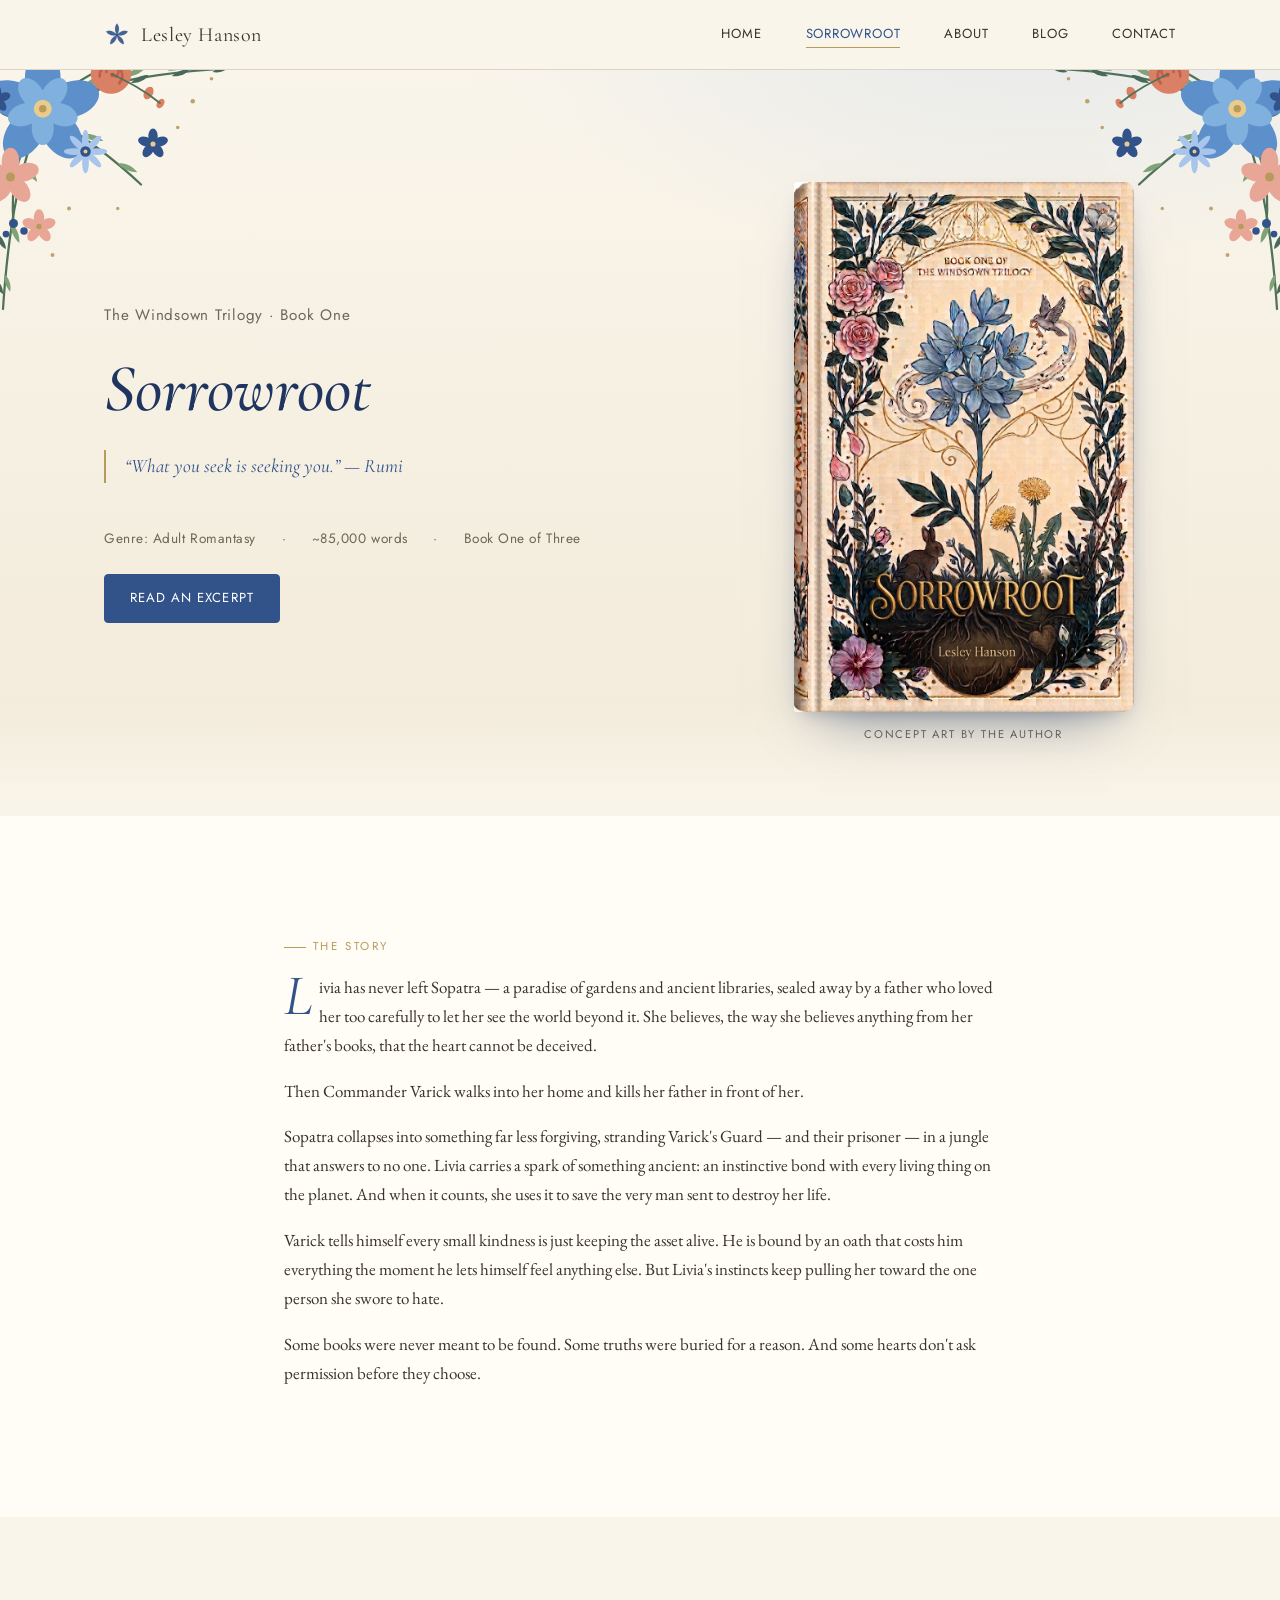
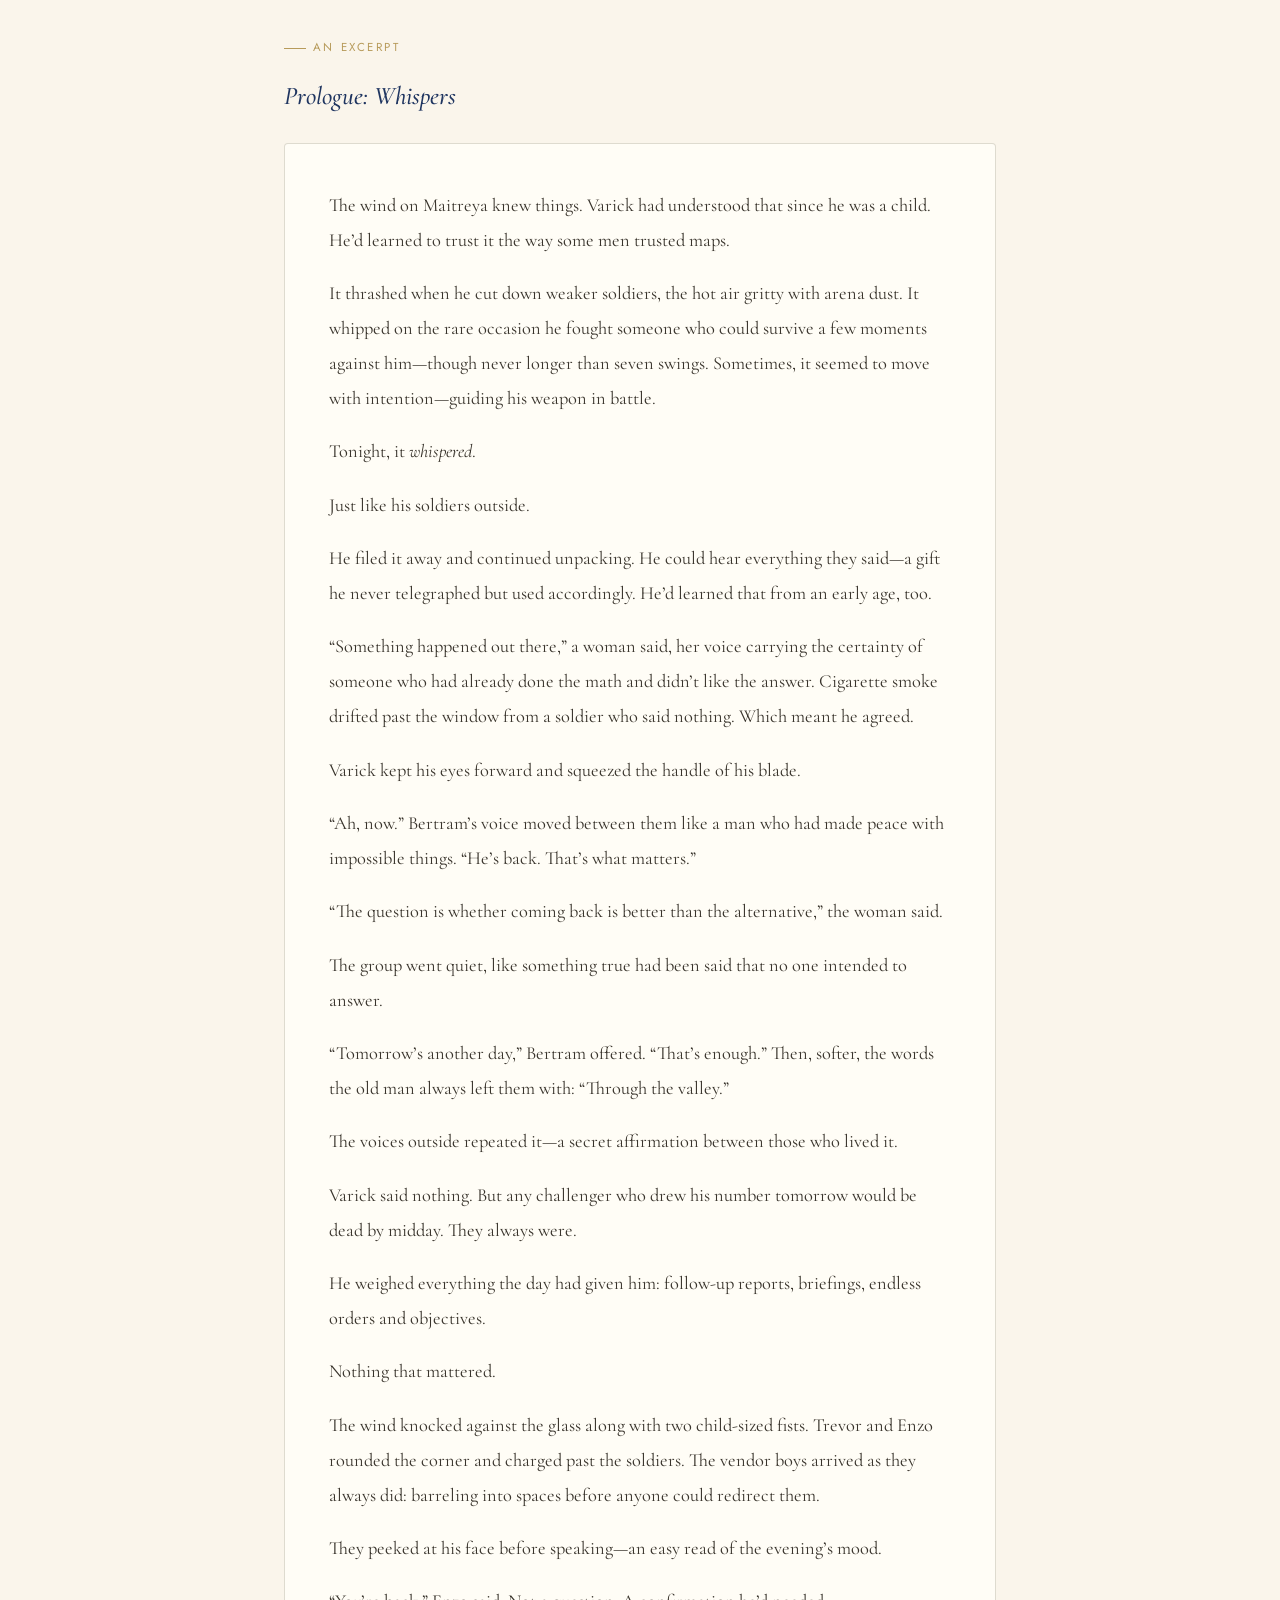
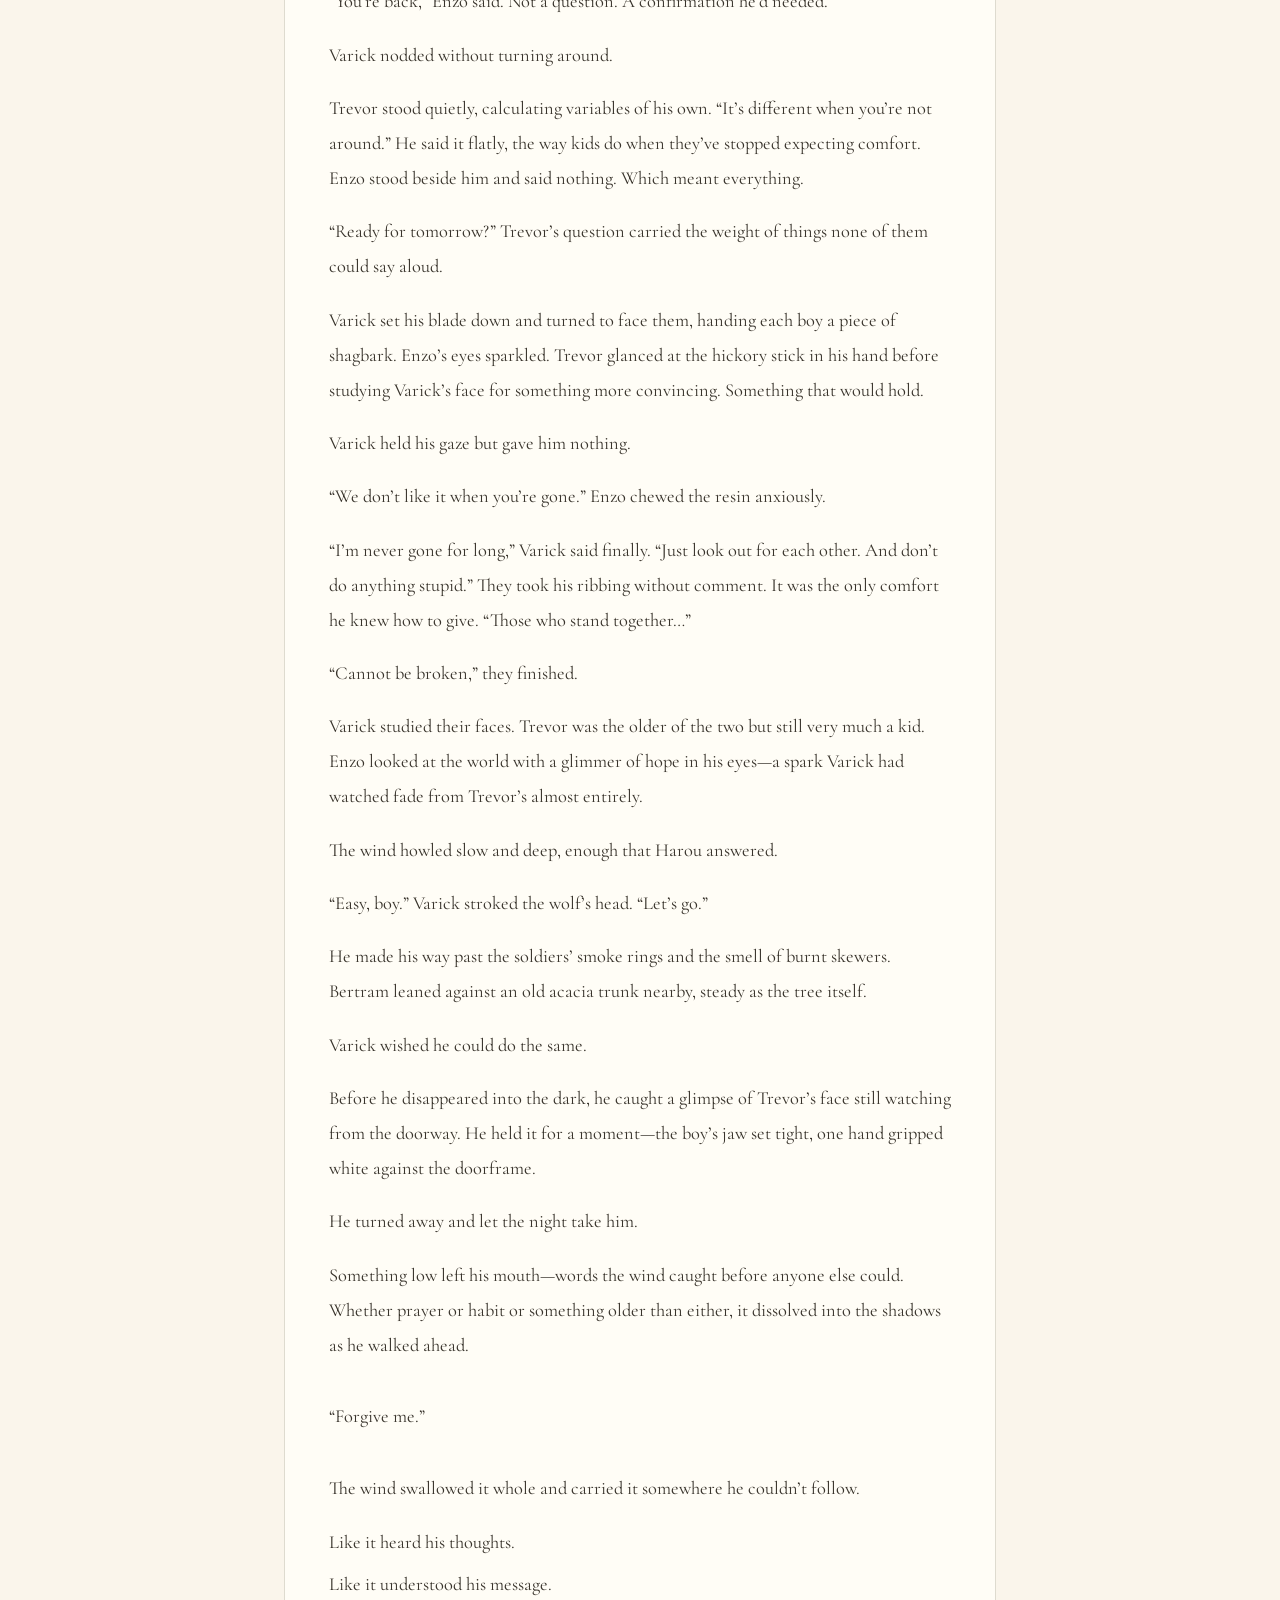
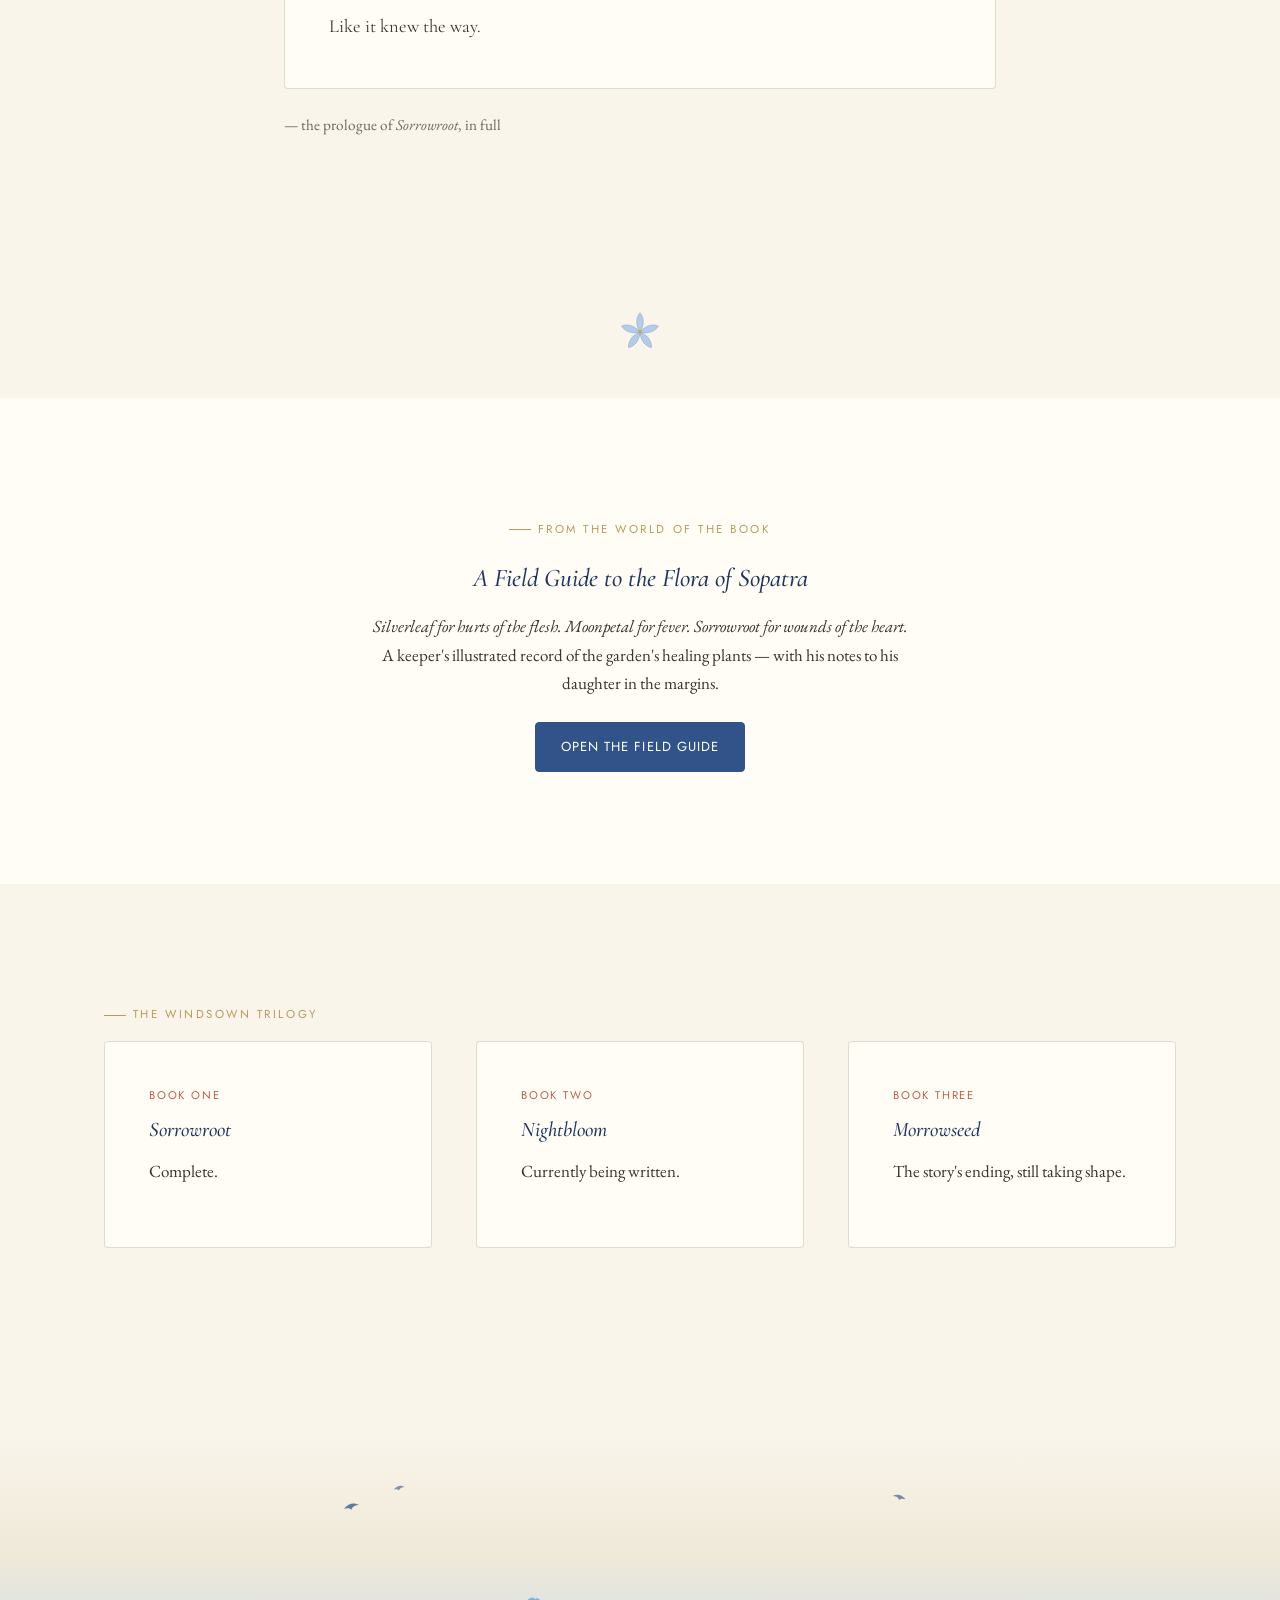
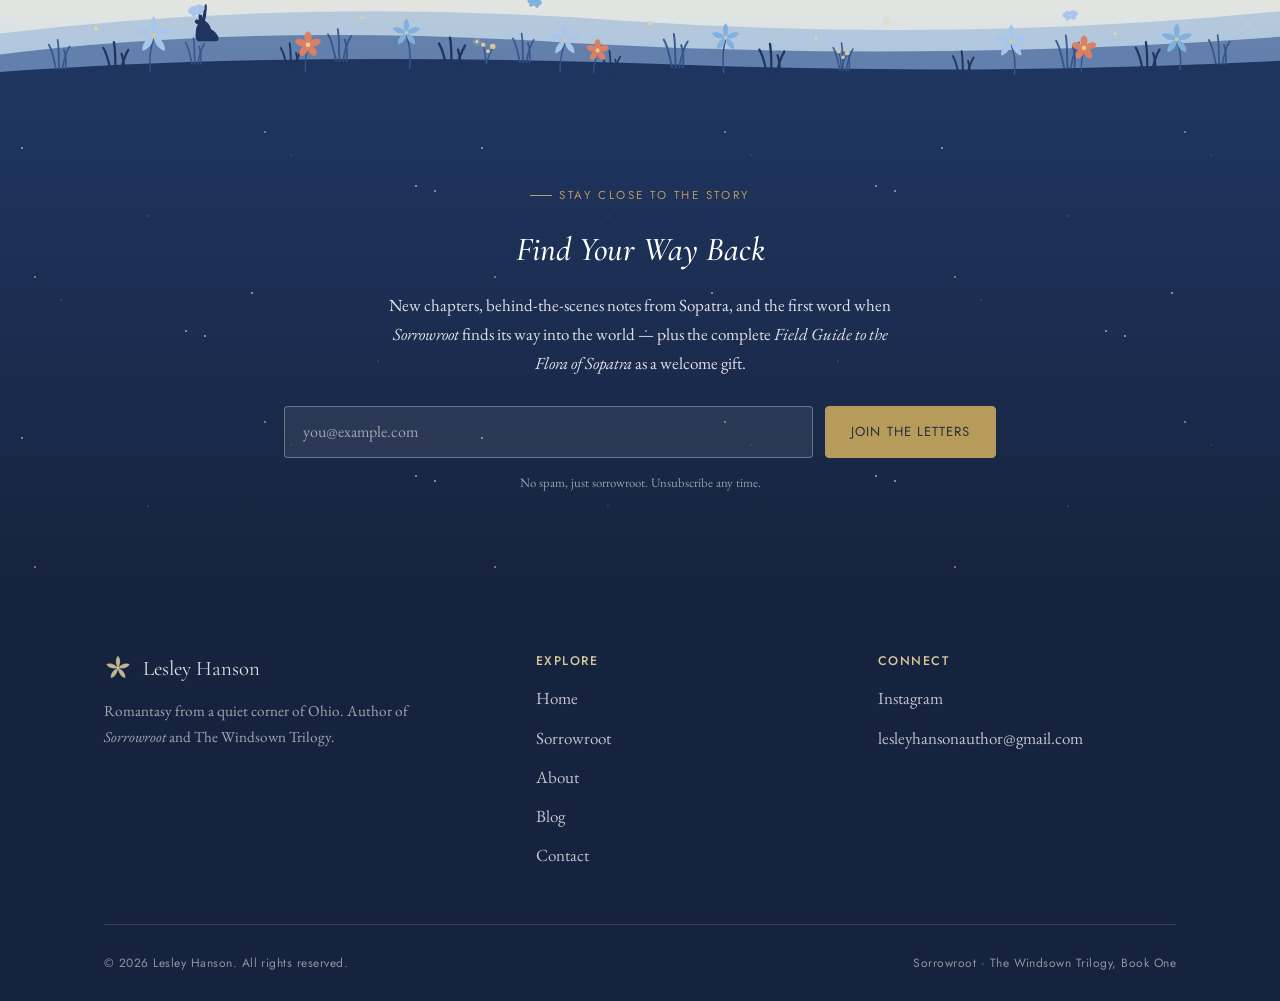
<file: sorrowroot.html>
<!DOCTYPE html>
<html lang="en">
<head>
<meta charset="UTF-8">
<meta name="viewport" content="width=device-width, initial-scale=1.0">
<title>Sorrowroot, Book One — Lesley Hanson</title>
<meta name="description" content="Sorrowroot: Book One of The Windsown Trilogy. An adult romantasy by Lesley Hanson.">
<link rel="preconnect" href="https://fonts.googleapis.com">
<link rel="preconnect" href="https://fonts.gstatic.com" crossorigin>
<link href="https://fonts.googleapis.com/css2?family=Cormorant+Garamond:ital,wght@0,400;0,500;0,600;1,500;1,600&family=EB+Garamond:ital,wght@0,400;0,500;1,400&family=Jost:wght@400;500&family=Parisienne&display=swap" rel="stylesheet">
<link rel="icon" type="image/svg+xml" href="images/bloom.svg">
<link rel="stylesheet" href="css/styles.css">
</head>
<body>

<header class="site-header">
  <nav class="nav">
    <a href="index.html" class="nav-brand">
      <svg class="bloom-mark bloom-mark--mono" viewBox="0 0 100 100" aria-hidden="true" focusable="false">
        <g transform="rotate(0 50 50)"><g class="petal"><path d="M50,50 C41,37 39,18 50,6 C61,18 59,37 50,50 Z"/></g></g>
        <g transform="rotate(72 50 50)"><g class="petal"><path d="M50,50 C41,37 39,18 50,6 C61,18 59,37 50,50 Z"/></g></g>
        <g transform="rotate(144 50 50)"><g class="petal"><path d="M50,50 C41,37 39,18 50,6 C61,18 59,37 50,50 Z"/></g></g>
        <g transform="rotate(216 50 50)"><g class="petal"><path d="M50,50 C41,37 39,18 50,6 C61,18 59,37 50,50 Z"/></g></g>
        <g transform="rotate(288 50 50)"><g class="petal"><path d="M50,50 C41,37 39,18 50,6 C61,18 59,37 50,50 Z"/></g></g>
        <circle class="seed" cx="50" cy="50" r="4.5"/>
      </svg>
      Lesley Hanson
    </a>
    <button class="nav-toggle" aria-label="Toggle navigation" aria-expanded="false">
      <span></span><span></span><span></span>
    </button>
    <ul class="nav-links">
      <li><a href="index.html">Home</a></li>
      <li><a href="sorrowroot.html" aria-current="page">Sorrowroot</a></li>
      <li><a href="about.html">About</a></li>
      <li><a href="blog.html">Blog</a></li>
      <li><a href="contact.html">Contact</a></li>
    </ul>
  </nav>
</header>

<main>

  <!-- HERO -->
  <section class="hero">
    <div class="container hero-grid">
      <div>
        <p class="hero-kicker">The Windsown Trilogy &middot; Book One</p>
        <h1 class="hero-title" style="font-size: clamp(2.6rem, 5.5vw, 4.2rem);">Sorrowroot</h1>
        <p class="hero-epigraph">&ldquo;What you seek is seeking you.&rdquo; &mdash; Rumi</p>
        <ul style="font-family: var(--font-utility); font-size: 0.85rem; letter-spacing: 0.04em; color: var(--color-ink-soft); display:flex; flex-wrap:wrap; gap: 1.6rem; margin: 1.5rem 0;">
          <li>Genre: Adult Romantasy</li>
          <li>&middot;</li>
          <li>~85,000 words</li>
          <li>&middot;</li>
          <li>Book One of Three</li>
        </ul>
        <div class="hero-actions">
          <a href="#excerpt" class="btn btn-primary">Read an Excerpt</a>
        </div>
      </div>
      <div class="hero-art">
        <figure class="cover-figure">
          <img class="book-cover reveal" src="images/cover.jpg" alt="Concept art for Sorrowroot: a blue sorrowroot flower rising from dark roots among dandelions, framed by roses and vines, with a rabbit at its base and a songbird carrying a golden key.">
          <figcaption class="art-note">Concept art by the author</figcaption>
        </figure>
      </div>
    </div>
  </section>

  <!-- SYNOPSIS -->
  <section class="section section--panel">
    <div class="container" style="max-width: 760px;">
      <p class="eyebrow">The Story</p>
      <div class="drop">
        <p>Livia has never left Sopatra &mdash; a paradise of gardens and ancient libraries, sealed away by a father who loved her too carefully to let her see the world beyond it. She believes, the way she believes anything from her father's books, that the heart cannot be deceived.</p>
        <p>Then Commander Varick walks into her home and kills her father in front of her.</p>
        <p>Sopatra collapses into something far less forgiving, stranding Varick's Guard &mdash; and their prisoner &mdash; in a jungle that answers to no one. Livia carries a spark of something ancient: an instinctive bond with every living thing on the planet. And when it counts, she uses it to save the very man sent to destroy her life.</p>
        <p>Varick tells himself every small kindness is just keeping the asset alive. He is bound by an oath that costs him everything the moment he lets himself feel anything else. But Livia's instincts keep pulling her toward the one person she swore to hate.</p>
        <p>Some books were never meant to be found. Some truths were buried for a reason. And some hearts don't ask permission before they choose.</p>
      </div>
    </div>
  </section>

  <!-- EXCERPT -->
  <section class="section" id="excerpt">
    <div class="container" style="max-width: 760px;">
      <p class="eyebrow">An Excerpt</p>
      <h2 style="font-style: italic; margin-bottom: 1em;">Prologue: Whispers</h2>
      <div class="card" style="font-family: var(--font-display); font-size: 1.15rem; line-height: 1.9;">
        <p>The wind on Maitreya knew things. Varick had understood that since he was a child. He’d learned to trust it the way some men trusted maps.</p>
        <p>It thrashed when he cut down weaker soldiers, the hot air gritty with arena dust. It whipped on the rare occasion he fought someone who could survive a few moments against him—though never longer than seven swings. Sometimes, it seemed to move with intention—guiding his weapon in battle.</p>
        <p>Tonight, it <em>whispered</em>.</p>
        <p>Just like his soldiers outside.</p>
        <p>He filed it away and continued unpacking. He could hear everything they said—a gift he never telegraphed but used accordingly. He’d learned that from an early age, too.</p>
        <p>“Something happened out there,” a woman said, her voice carrying the certainty of someone who had already done the math and didn’t like the answer. Cigarette smoke drifted past the window from a soldier who said nothing. Which meant he agreed.</p>
        <p>Varick kept his eyes forward and squeezed the handle of his blade.</p>
        <p>“Ah, now.” Bertram’s voice moved between them like a man who had made peace with impossible things. “He’s back. That’s what matters.”</p>
        <p>“The question is whether coming back is better than the alternative,” the woman said.</p>
        <p>The group went quiet, like something true had been said that no one intended to answer.</p>
        <p>“Tomorrow’s another day,” Bertram offered. “That’s enough.” Then, softer, the words the old man always left them with: “Through the valley.”</p>
        <p>The voices outside repeated it—a secret affirmation between those who lived it.</p>
        <p>Varick said nothing. But any challenger who drew his number tomorrow would be dead by midday. They always were.</p>
        <p>He weighed everything the day had given him: follow-up reports, briefings, endless orders and objectives.</p>
        <p>Nothing that mattered.</p>
        <p>The wind knocked against the glass along with two child-sized fists. Trevor and Enzo rounded the corner and charged past the soldiers. The vendor boys arrived as they always did: barreling into spaces before anyone could redirect them.</p>
        <p>They peeked at his face before speaking—an easy read of the evening’s mood.</p>
        <p>“You’re back,” Enzo said. Not a question. A confirmation he’d needed.</p>
        <p>Varick nodded without turning around.</p>
        <p>Trevor stood quietly, calculating variables of his own. “It’s different when you’re not around.” He said it flatly, the way kids do when they’ve stopped expecting comfort. Enzo stood beside him and said nothing. Which meant everything.</p>
        <p>“Ready for tomorrow?” Trevor’s question carried the weight of things none of them could say aloud.</p>
        <p>Varick set his blade down and turned to face them, handing each boy a piece of shagbark. Enzo’s eyes sparkled. Trevor glanced at the hickory stick in his hand before studying Varick’s face for something more convincing. Something that would hold.</p>
        <p>Varick held his gaze but gave him nothing.</p>
        <p>“We don’t like it when you’re gone.” Enzo chewed the resin anxiously.</p>
        <p>“I’m never gone for long,” Varick said finally. “Just look out for each other. And don’t do anything stupid.” They took his ribbing without comment. It was the only comfort he knew how to give. “Those who stand together…”</p>
        <p>“Cannot be broken,” they finished.</p>
        <p>Varick studied their faces. Trevor was the older of the two but still very much a kid. Enzo looked at the world with a glimmer of hope in his eyes—a spark Varick had watched fade from Trevor’s almost entirely.</p>
        <p>The wind howled slow and deep, enough that Harou answered.</p>
        <p>“Easy, boy.” Varick stroked the wolf’s head. “Let’s go.”</p>
        <p>He made his way past the soldiers’ smoke rings and the smell of burnt skewers. Bertram leaned against an old acacia trunk nearby, steady as the tree itself.</p>
        <p>Varick wished he could do the same.</p>
        <p>Before he disappeared into the dark, he caught a glimpse of Trevor’s face still watching from the doorway. He held it for a moment—the boy’s jaw set tight, one hand gripped white against the doorframe.</p>
        <p>He turned away and let the night take him.</p>
        <p>Something low left his mouth—words the wind caught before anyone else could. Whether prayer or habit or something older than either, it dissolved into the shadows as he walked ahead.</p>
        <p style="margin-top: 2em;">“Forgive me.”</p>
        <p style="margin-top: 2em;">The wind swallowed it whole and carried it somewhere he couldn’t follow.</p>
        <p style="margin-bottom: 0.4em;">Like it heard his thoughts.</p>
        <p style="margin-bottom: 0.4em;">Like it understood his message.</p>
        <p style="margin-bottom: 0;">Like it knew the way.</p>
      </div>
      <p style="margin-top: 1.5rem; font-size: 0.95rem; color: var(--color-ink-soft);">&mdash; the prologue of <em>Sorrowroot</em>, in full</p>
    </div>
  </section>

  <div class="divider-bloom">
    <svg class="bloom-mark" viewBox="0 0 100 100" aria-hidden="true" focusable="false" style="width:44px;height:44px; color: var(--color-primary);">
      <g transform="rotate(0 50 50)"><g class="petal"><path d="M50,50 C41,37 39,18 50,6 C61,18 59,37 50,50 Z"/></g></g>
      <g transform="rotate(72 50 50)"><g class="petal"><path d="M50,50 C41,37 39,18 50,6 C61,18 59,37 50,50 Z"/></g></g>
      <g transform="rotate(144 50 50)"><g class="petal"><path d="M50,50 C41,37 39,18 50,6 C61,18 59,37 50,50 Z"/></g></g>
      <g transform="rotate(216 50 50)"><g class="petal"><path d="M50,50 C41,37 39,18 50,6 C61,18 59,37 50,50 Z"/></g></g>
      <g transform="rotate(288 50 50)"><g class="petal"><path d="M50,50 C41,37 39,18 50,6 C61,18 59,37 50,50 Z"/></g></g>
      <circle class="seed" cx="50" cy="50" r="4.5"/>
    </svg>
  </div>

  <!-- BUY / STATUS -->
  <!-- FIELD GUIDE -->
  <section class="section section--panel" id="field-guide">
    <div class="container" style="max-width: 760px; text-align: center;">
      <p class="eyebrow" style="justify-content:center;">From the World of the Book</p>
      <h2 style="font-style: italic; margin-bottom: 0.5em;">A Field Guide to the Flora of Sopatra</h2>
      <p style="max-width: 540px; margin: 0 auto 1.5rem;"><em>Silverleaf for hurts of the flesh. Moonpetal for fever. Sorrowroot for wounds of the heart.</em> A keeper's illustrated record of the garden's healing plants &mdash; with his notes to his daughter in the margins.</p>
      <a href="flora.html" class="btn btn-primary">Open the Field Guide</a>
    </div>
  </section>

  <!-- TRILOGY ROADMAP -->
  <section class="section">
    <div class="container">
      <p class="eyebrow">The Windsown Trilogy</p>
      <div class="grid-3">
        <div class="card reveal">
          <span class="card-eyebrow">Book One</span>
          <h3 style="font-style: italic;">Sorrowroot</h3>
          <p>Complete.</p>
        </div>
        <div class="card reveal">
          <span class="card-eyebrow">Book Two</span>
          <h3 style="font-style: italic;">Nightbloom</h3>
          <p>Currently being written.</p>
        </div>
        <div class="card reveal">
          <span class="card-eyebrow">Book Three</span>
          <h3 style="font-style: italic;">Morrowseed</h3>
          <p>The story's ending, still taking shape.</p>
        </div>
      </div>
    </div>
  </section>

</main>

<div class="meadow-band" aria-hidden="true">
  <img src="images/meadow.svg" alt="">
</div>

<section class="newsletter-band">
  <div class="container">
    <p class="eyebrow" style="justify-content:center;">Stay Close to the Story</p>
    <h2 style="font-size:2.1rem; font-style:italic;">Find Your Way Back</h2>
    <p style="max-width:520px; margin:0.8rem auto 0; opacity:0.85;">New chapters, behind-the-scenes notes from Sopatra, and the first word when <em>Sorrowroot</em> finds its way into the world &mdash; plus the complete <em>Field Guide to the Flora of Sopatra</em> as a welcome gift.</p>
    <form class="newsletter-form" action="https://assets.mailerlite.com/jsonp/2463515/forms/192358580453639235/subscribe" method="post" data-ml-form>
      <label class="visually-hidden" for="newsletter-email">Email address</label>
      <input type="email" id="newsletter-email" name="fields[email]" placeholder="you@example.com" autocomplete="email" required>
      <button type="submit" class="btn btn-gold">Join the Letters</button>
    </form>
    <p class="form-success">You're on the list &mdash; thank you for finding your way here.</p>
    <p class="newsletter-note">No spam, just sorrowroot. Unsubscribe any time.</p>
  </div>
</section>

<footer class="site-footer">
  <div class="container">
    <div class="footer-grid">
      <div>
        <div class="footer-brand">
          <svg class="bloom-mark bloom-mark--mono" viewBox="0 0 100 100" aria-hidden="true" focusable="false">
            <g transform="rotate(0 50 50)"><g class="petal"><path d="M50,50 C41,37 39,18 50,6 C61,18 59,37 50,50 Z"/></g></g>
            <g transform="rotate(72 50 50)"><g class="petal"><path d="M50,50 C41,37 39,18 50,6 C61,18 59,37 50,50 Z"/></g></g>
            <g transform="rotate(144 50 50)"><g class="petal"><path d="M50,50 C41,37 39,18 50,6 C61,18 59,37 50,50 Z"/></g></g>
            <g transform="rotate(216 50 50)"><g class="petal"><path d="M50,50 C41,37 39,18 50,6 C61,18 59,37 50,50 Z"/></g></g>
            <g transform="rotate(288 50 50)"><g class="petal"><path d="M50,50 C41,37 39,18 50,6 C61,18 59,37 50,50 Z"/></g></g>
            <circle class="seed" cx="50" cy="50" r="4.5"/>
          </svg>
          Lesley Hanson
        </div>
        <p class="footer-tag">Romantasy from a quiet corner of Ohio. Author of <em>Sorrowroot</em> and The Windsown Trilogy.</p>
      </div>
      <div>
        <h4>Explore</h4>
        <a href="index.html">Home</a>
        <a href="sorrowroot.html">Sorrowroot</a>
        <a href="about.html">About</a>
        <a href="blog.html">Blog</a>
        <a href="contact.html">Contact</a>
      </div>
      <div>
        <h4>Connect</h4>
        <a href="https://www.instagram.com/lesleyhanson82/" target="_blank" rel="noopener">Instagram</a>
        <a href="mailto:lesleyhansonauthor@gmail.com">lesleyhansonauthor@gmail.com</a>
      </div>
    </div>
    <div class="footer-bottom">
      <span>&copy; 2026 Lesley Hanson. All rights reserved.</span>
      <span>Sorrowroot &middot; The Windsown Trilogy, Book One</span>
    </div>
  </div>
</footer>

<script src="js/main.js"></script>
<script data-goatcounter="https://lesleyhanson.goatcounter.com/count" async src="//gc.zgo.at/count.js"></script>
</body>
</html>
</file>
<file: css/styles.css>
/* =========================================================
   Lesley Hanson — Author Site
   Design tokens: Cream / Cinderella Blue / Midnight
   A storybook palette in the spirit of the Puffin in Bloom
   classics — warm ivory paper, folk-art florals, navy and
   gold — with the sorrowroot flower's Cinderella blue at
   the center of every bouquet.
   ========================================================= */

:root {
  /* Color */
  --color-bg: #FAF5EB;          /* Cream paper */
  --color-bg-warm: #F3ECDC;     /* a deeper sheet of the same paper */
  --color-bg-deep: #31538A;     /* Twilight Blue */
  --color-bg-deeper: #1F3560;   /* Midnight */
  --color-night: #16233E;       /* the last hour of the night */
  --color-primary: #5D8FCB;     /* Sorrowroot Blue (Cinderella blue) */
  --color-secondary: #A8C6EC;   /* Pale Periwinkle */
  --color-sparkle: #DCE9FB;     /* Starlight */
  --color-gold: #B79B5B;        /* Antique Gold */
  --color-gold-soft: #D8C79A;
  --color-rose: #DA8065;        /* Rifle coral */
  --color-rose-deep: #C05F4B;
  --color-leaf: #7FA377;        /* foliage */
  --color-leaf-deep: #4F7259;
  --color-ink: #38332B;         /* warm reading ink */
  --color-ink-soft: #6E6657;
  --color-paper: #FFFDF6;       /* card surface, lighter than bg */
  --color-line: rgba(93, 79, 54, 0.2);

  /* Type */
  --font-display: "Cormorant Garamond", "Times New Roman", serif;
  --font-body: "EB Garamond", Georgia, serif;
  --font-utility: "Jost", "Helvetica Neue", Arial, sans-serif;

  /* Layout */
  --container-w: 1120px;
  --space-1: 0.5rem;
  --space-2: 1rem;
  --space-3: 1.75rem;
  --space-4: 2.75rem;
  --space-5: 4.5rem;
  --space-6: 7rem;
  --radius: 4px;
}

/* ---------- Reset ---------- */
*, *::before, *::after { box-sizing: border-box; }
html { scroll-behavior: smooth; }
body {
  margin: 0;
  background: var(--color-bg);
  color: var(--color-ink);
  font-family: var(--font-body);
  font-size: 1.0625rem;
  line-height: 1.7;
  -webkit-font-smoothing: antialiased;
}
img { max-width: 100%; display: block; }
a { color: inherit; text-decoration: none; }
ul { margin: 0; padding: 0; list-style: none; }
h1, h2, h3, h4 { font-family: var(--font-display); font-weight: 500; margin: 0; color: var(--color-bg-deeper); }
p { margin: 0 0 1em; }
button { font-family: inherit; cursor: pointer; }
input, textarea { font-family: var(--font-body); font-size: 1rem; }

::selection { background: var(--color-secondary); color: var(--color-bg-deeper); }

:focus-visible {
  outline: 2px solid var(--color-gold);
  outline-offset: 3px;
}

@media (prefers-reduced-motion: reduce) {
  *, *::before, *::after {
    animation-duration: 0.001ms !important;
    animation-iteration-count: 1 !important;
    transition-duration: 0.001ms !important;
    scroll-behavior: auto !important;
  }
}

/* ---------- Layout helpers ---------- */
.container {
  max-width: var(--container-w);
  margin: 0 auto;
  padding: 0 1.5rem;
}
.section { padding: var(--space-6) 0; }
.section--tight { padding: var(--space-5) 0; }
.section--deep {
  background:
    linear-gradient(175deg, var(--color-bg-deep), var(--color-bg-deeper));
  color: #E9EFF9;
  position: relative;
  overflow: hidden;
}
.section--deep h1, .section--deep h2, .section--deep h3 { color: #fff; }
.section--panel { background: var(--color-paper); }

.eyebrow {
  font-family: var(--font-utility);
  font-size: 0.72rem;
  letter-spacing: 0.22em;
  text-transform: uppercase;
  color: var(--color-gold);
  display: inline-flex;
  align-items: center;
  gap: 0.6em;
  margin-bottom: var(--space-2);
}
.eyebrow::before {
  content: "";
  width: 22px;
  height: 1px;
  background: var(--color-gold);
  display: inline-block;
}
.section--deep .eyebrow { color: var(--color-gold-soft); }

.hairline {
  border: none;
  border-top: 1px solid var(--color-line);
  margin: var(--space-4) 0;
}

.grid-2 { display: grid; grid-template-columns: 1.1fr 1fr; gap: var(--space-5); align-items: center; }
.grid-3 { display: grid; grid-template-columns: repeat(3, 1fr); gap: var(--space-4); }

@media (max-width: 860px) {
  .grid-2 { grid-template-columns: 1fr; gap: var(--space-4); }
  .grid-3 { grid-template-columns: 1fr; }
}

/* ---------- Stardust (the tulle-and-glitter effect) ----------
   Two drifting layers of tiny stars over the dark twilight bands,
   twinkling in counter-phase. Pure CSS — no extra markup needed. */
.section--deep::before,
.section--deep::after,
.newsletter-band::before,
.newsletter-band::after {
  content: "";
  position: absolute;
  inset: 0;
  pointer-events: none;
  background-image:
    radial-gradient(1.6px 1.6px at 22px 44px,  var(--color-sparkle) 55%, transparent 60%),
    radial-gradient(1.2px 1.2px at 148px 112px, var(--color-sparkle) 55%, transparent 60%),
    radial-gradient(1.8px 1.8px at 265px 28px,  var(--color-gold-soft) 55%, transparent 60%),
    radial-gradient(1.1px 1.1px at 344px 158px, var(--color-sparkle) 55%, transparent 60%),
    radial-gradient(1.5px 1.5px at 416px 82px,  var(--color-sparkle) 55%, transparent 60%),
    radial-gradient(1.2px 1.2px at 61px 196px,  var(--color-gold-soft) 55%, transparent 60%),
    radial-gradient(1.4px 1.4px at 205px 232px, var(--color-sparkle) 55%, transparent 60%),
    radial-gradient(1.1px 1.1px at 372px 262px, var(--color-sparkle) 55%, transparent 60%);
  background-size: 460px 290px;
  animation: twinkle 5.5s ease-in-out infinite;
  opacity: 0.5;
}
.section--deep::after,
.newsletter-band::after {
  background-position: 230px 145px;
  animation-delay: -2.75s;
}
@keyframes twinkle {
  0%, 100% { opacity: 0.15; }
  50%      { opacity: 0.7; }
}
.section--deep > .container,
.newsletter-band > .container { position: relative; z-index: 2; }

/* ---------- Buttons ---------- */
.btn {
  font-family: var(--font-utility);
  font-size: 0.82rem;
  letter-spacing: 0.08em;
  text-transform: uppercase;
  display: inline-flex;
  align-items: center;
  gap: 0.6em;
  padding: 0.95em 1.9em;
  border-radius: var(--radius);
  border: 1px solid transparent;
  transition: background 0.25s ease, color 0.25s ease, border-color 0.25s ease, transform 0.25s ease, box-shadow 0.25s ease;
}
.btn-primary {
  background: var(--color-bg-deep);
  color: #fff;
  border-color: var(--color-bg-deep);
}
.btn-primary:hover {
  background: var(--color-bg-deeper);
  border-color: var(--color-bg-deeper);
  transform: translateY(-1px);
  box-shadow: 0 10px 22px -12px rgba(31, 53, 96, 0.65);
}
.btn-outline {
  background: transparent;
  color: var(--color-bg-deep);
  border-color: var(--color-bg-deep);
}
.btn-outline:hover { background: var(--color-bg-deep); color: #fff; transform: translateY(-1px); }
.btn-gold {
  background: var(--color-gold);
  color: #26303F;
  border-color: var(--color-gold);
}
.btn-gold:hover { background: var(--color-gold-soft); transform: translateY(-1px); box-shadow: 0 10px 22px -12px rgba(0, 0, 0, 0.5); }
.btn-disabled {
  background: transparent;
  border-color: rgba(255,255,255,0.35);
  color: rgba(255,255,255,0.55);
  cursor: default;
}
.section--deep .btn-outline { color: #fff; border-color: rgba(255,255,255,0.55); }
.section--deep .btn-outline:hover { background: #fff; color: var(--color-bg-deep); }

/* ---------- Flower mark (signature element) ---------- */
.bloom-mark { display: block; }
.bloom-mark .petal {
  fill: var(--color-secondary);
  stroke: var(--color-bg-deep);
  stroke-width: 0.6;
  transform-origin: 50px 50px;
}
.bloom-mark .petal-fold {
  stroke: var(--color-bg-deep);
  stroke-width: 0.5;
  fill: none;
  opacity: 0.55;
}
.bloom-mark .seed { fill: var(--color-gold); }
.bloom-mark.bloom-mark--mono .petal { fill: currentColor; opacity: 0.9; }
.bloom-mark.bloom-mark--mono .seed { fill: currentColor; }

.bloom-animate .petal {
  animation: bloom 1.1s cubic-bezier(.22,.9,.27,1) backwards;
}
@keyframes bloom {
  from { transform: scale(0.15); opacity: 0; }
  to   { transform: scale(1); opacity: 1; }
}

.divider-bloom { display: flex; justify-content: center; margin: var(--space-4) 0; opacity: 0.85; }

/* ---------- Nav ---------- */
.site-header {
  position: sticky;
  top: 0;
  z-index: 50;
  background: rgba(250, 245, 235, 0.92);
  backdrop-filter: blur(6px);
  border-bottom: 1px solid var(--color-line);
}
.nav {
  display: flex;
  align-items: center;
  justify-content: space-between;
  padding: 1.1rem 1.5rem;
  max-width: var(--container-w);
  margin: 0 auto;
}
.nav-brand {
  display: flex;
  align-items: center;
  gap: 0.7rem;
  font-family: var(--font-display);
  font-size: 1.25rem;
  letter-spacing: 0.03em;
  color: var(--color-ink);
}
.nav-brand .bloom-mark { width: 26px; height: 26px; color: var(--color-bg-deep); }
.nav-links {
  display: flex;
  align-items: center;
  gap: var(--space-4);
  font-family: var(--font-utility);
  font-size: 0.82rem;
  letter-spacing: 0.06em;
  text-transform: uppercase;
}
.nav-links a { padding-bottom: 4px; border-bottom: 1px solid transparent; transition: border-color 0.2s ease, color 0.2s ease; }
.nav-links a:hover, .nav-links a[aria-current="page"] { border-color: var(--color-gold); color: var(--color-bg-deep); }
.nav-toggle { display: none; }

@media (max-width: 760px) {
  .nav-links {
    position: absolute;
    inset: 100% 0 auto 0;
    background: var(--color-bg);
    flex-direction: column;
    align-items: flex-start;
    gap: var(--space-3);
    padding: var(--space-3) 1.5rem var(--space-4);
    border-top: 1px solid var(--color-line);
    border-bottom: 1px solid var(--color-line);
    transform: translateY(-8px);
    opacity: 0;
    visibility: hidden;
    transition: transform 0.3s ease, opacity 0.3s ease, visibility 0s linear 0.3s;
  }
  .nav-links.is-open {
    transform: translateY(0);
    opacity: 1;
    visibility: visible;
    transition: transform 0.3s ease, opacity 0.3s ease;
  }
  .nav-toggle {
    display: inline-flex;
    flex-direction: column;
    gap: 4px;
    background: none; border: none; padding: 8px;
  }
  .nav-toggle span { width: 22px; height: 1px; background: var(--color-ink); display: block; }
}

/* ---------- Hero ---------- */
.hero {
  position: relative;
  padding: var(--space-6) 0 var(--space-5);
  overflow: hidden;
  background:
    radial-gradient(1000px 460px at 82% -12%, rgba(168, 198, 236, 0.28), transparent 62%),
    linear-gradient(180deg, var(--color-bg), var(--color-bg-warm) 85%, var(--color-bg));
}
/* Puffin-in-Bloom corner bouquets framing every hero */
.hero::before,
.hero::after {
  content: "";
  position: absolute;
  top: -28px;
  width: min(300px, 34vw);
  aspect-ratio: 1 / 1;
  background: url("../images/floral-corner.svg") no-repeat top left / contain;
  pointer-events: none;
}
.hero::before { left: -24px; }
.hero::after { right: -24px; transform: scaleX(-1); }
.hero .container { position: relative; z-index: 2; }
.hero-grid { display: grid; grid-template-columns: 1.15fr 0.85fr; gap: var(--space-5); align-items: center; }
.hero-title {
  font-size: clamp(3rem, 7vw, 5.4rem);
  line-height: 0.98;
  font-style: italic;
  font-weight: 500;
  margin: 0 0 0.3em;
}
.hero-kicker {
  font-family: var(--font-utility);
  font-size: 0.95rem;
  letter-spacing: 0.05em;
  color: var(--color-ink-soft);
  margin-bottom: var(--space-3);
}
.hero-epigraph {
  font-family: var(--font-display);
  font-style: italic;
  font-size: 1.2rem;
  color: var(--color-bg-deep);
  border-left: 2px solid var(--color-gold);
  padding-left: 1em;
  margin: var(--space-3) 0 var(--space-4);
}
.hero-actions { display: flex; gap: 1rem; flex-wrap: wrap; }
.hero-art { position: relative; display: flex; justify-content: center; }
.hero-art .bloom-mark {
  width: min(360px, 80%);
  height: auto;
  color: var(--color-bg-deep);
  filter: drop-shadow(0 0 24px rgba(93, 143, 203, 0.45));
  animation: bloom-sway 9s ease-in-out infinite;
  transform-origin: 50% 50%;
}
@keyframes bloom-sway {
  0%, 100% { transform: rotate(-2.5deg) scale(1); }
  50%      { transform: rotate(2.5deg) scale(1.03); }
}

/* petals drifting down the hero, like blossom on the wind */
.petal-drift { position: absolute; inset: 0; pointer-events: none; z-index: 1; }
.petal-drift svg {
  position: absolute;
  top: -40px;
  width: 22px;
  height: 22px;
  color: var(--color-primary);
  opacity: 0;
  animation: petal-fall linear infinite;
}
.petal-drift svg:nth-child(1) { left: 12%; animation-duration: 14s; animation-delay: 0s; }
.petal-drift svg:nth-child(2) { left: 30%; animation-duration: 17s; animation-delay: 4s; width: 16px; height: 16px; }
.petal-drift svg:nth-child(3) { left: 55%; animation-duration: 13s; animation-delay: 8s; }
.petal-drift svg:nth-child(4) { left: 72%; animation-duration: 19s; animation-delay: 2s; width: 15px; height: 15px; }
.petal-drift svg:nth-child(5) { left: 88%; animation-duration: 15s; animation-delay: 10s; width: 18px; height: 18px; }
@keyframes petal-fall {
  0%   { transform: translateY(0) rotate(0deg); opacity: 0; }
  8%   { opacity: 0.55; }
  85%  { opacity: 0.45; }
  100% { transform: translateY(620px) rotate(300deg); opacity: 0; }
}

@media (max-width: 860px) {
  .hero-grid { grid-template-columns: 1fr; }
  .hero-art { order: -1; max-width: 220px; margin: 0 auto var(--space-3); }
}

/* ---------- Cards ---------- */
.card {
  background: var(--color-paper);
  border: 1px solid var(--color-line);
  padding: var(--space-4);
  border-radius: var(--radius);
  transition: transform 0.3s ease, box-shadow 0.3s ease, border-color 0.3s ease;
}
.card:hover {
  transform: translateY(-3px);
  border-color: rgba(183, 155, 91, 0.5);
  box-shadow: 0 18px 34px -22px rgba(31, 53, 96, 0.45);
}
.card h3 { font-size: 1.3rem; margin-bottom: 0.5em; }
.card .card-eyebrow {
  font-family: var(--font-utility);
  font-size: 0.7rem; letter-spacing: 0.16em; text-transform: uppercase;
  color: var(--color-rose-deep); margin-bottom: 0.6em; display: block;
}

/* ornate storybook panels (the maiden & the warrior) */
.card--ornate {
  position: relative;
  border: 1px solid var(--color-line);
  padding: calc(var(--space-4) + 10px);
}
.card--ornate::before {
  content: "";
  position: absolute;
  inset: 9px;
  border: 1px solid rgba(183, 155, 91, 0.55);
  border-radius: 2px;
  pointer-events: none;
}
.card--ornate h3 {
  font-size: 1.7rem;
  font-style: italic;
}
.duet-grid {
  display: grid;
  grid-template-columns: 1fr auto 1fr;
  gap: var(--space-3);
  align-items: stretch;
}
.duet-amp {
  display: flex;
  align-items: center;
  justify-content: center;
  font-family: "Parisienne", var(--font-display), cursive;
  font-size: 3.2rem;
  color: var(--color-gold);
}
@media (max-width: 860px) {
  .duet-grid { grid-template-columns: 1fr; }
  .duet-amp { padding: 0.2em 0; }
}

/* drop cap */
.drop p:first-of-type::first-letter {
  font-family: var(--font-display);
  font-size: 3.4em;
  line-height: 0.8;
  float: left;
  padding-right: 0.1em;
  color: var(--color-bg-deep);
  font-style: italic;
}

/* ---------- Photos & placeholders ---------- */
/* storybook arch frame, like a castle window */
.photo-frame {
  position: relative;
  border-radius: 999px 999px var(--radius) var(--radius);
  overflow: hidden;
  border: 1px solid var(--color-line);
  box-shadow: 0 26px 48px -30px rgba(31, 53, 96, 0.55);
}
.photo-frame img { width: 100%; height: 100%; object-fit: cover; }
.photo-frame::after {
  content: "";
  position: absolute;
  inset: 10px;
  border: 1px solid rgba(216, 199, 154, 0.65);
  border-radius: 999px 999px 2px 2px;
  pointer-events: none;
}

.placeholder-frame {
  position: relative;
  aspect-ratio: 4 / 5;
  background:
    linear-gradient(165deg, var(--color-primary), var(--color-bg-deep) 55%, var(--color-bg-deeper));
  border: 1px solid var(--color-line);
  display: flex;
  align-items: center;
  justify-content: center;
  color: #fff;
  text-align: center;
  border-radius: var(--radius);
  overflow: hidden;
}
.placeholder-frame::before {
  content: "";
  position: absolute;
  inset: 0;
  pointer-events: none;
  background-image:
    radial-gradient(1.6px 1.6px at 30px 40px,  var(--color-sparkle) 55%, transparent 60%),
    radial-gradient(1.1px 1.1px at 110px 96px, var(--color-sparkle) 55%, transparent 60%),
    radial-gradient(1.5px 1.5px at 200px 30px, var(--color-gold-soft) 55%, transparent 60%),
    radial-gradient(1.2px 1.2px at 66px 170px, var(--color-sparkle) 55%, transparent 60%),
    radial-gradient(1.4px 1.4px at 170px 210px, var(--color-sparkle) 55%, transparent 60%),
    radial-gradient(1.1px 1.1px at 240px 140px, var(--color-gold-soft) 55%, transparent 60%);
  background-size: 280px 250px;
  animation: twinkle 6s ease-in-out infinite;
}
.placeholder-frame > div { position: relative; z-index: 2; }
.placeholder-frame .bloom-mark { width: 70px; height: 70px; color: rgba(255,255,255,0.9); margin-bottom: 0.8rem; }
.placeholder-frame .bloom-mark .petal { fill: rgba(255,255,255,0.25); stroke: rgba(255,255,255,0.9); }
.placeholder-frame .bloom-mark .seed { fill: var(--color-gold-soft); }
.placeholder-frame .placeholder-label {
  font-family: var(--font-utility);
  font-size: 0.72rem;
  letter-spacing: 0.14em;
  text-transform: uppercase;
  color: rgba(255,255,255,0.85);
}
.placeholder-frame--round { border-radius: 50%; aspect-ratio: 1/1; }
.placeholder-frame--book { aspect-ratio: 2/3; }

.cover-figure {
  margin: 0;
  display: flex;
  flex-direction: column;
  align-items: center;
  gap: 0.8rem;
}
.art-note {
  font-family: var(--font-utility);
  font-size: 0.7rem;
  letter-spacing: 0.16em;
  text-transform: uppercase;
  color: var(--color-ink-soft);
}

/* the real thing: a hardcover casting a soft shadow */
.book-cover {
  display: block;
  width: 100%;
  border-radius: 3px 10px 10px 3px;
  box-shadow:
    0 30px 55px -28px rgba(31, 53, 96, 0.55),
    0 8px 18px -10px rgba(31, 53, 96, 0.35);
}
.hero-art .book-cover {
  max-width: 340px;
  transform: rotate(1.5deg);
  transition: transform 0.4s ease;
}
.hero-art .book-cover:hover { transform: rotate(0deg) scale(1.015); }

/* ---------- Meadow band ----------
   The twilight meadow that leads into the starry newsletter band:
   the illustration's dark ground is the same midnight blue the
   newsletter band opens with, so the two flow together. */
.meadow-band {
  background: linear-gradient(180deg, var(--color-bg), #EFE9D8 45%, #C9DCF2);
  line-height: 0;
  margin-top: var(--space-5);
}
.meadow-band img { width: 100%; height: auto; display: block; }

/* ---------- Blog ---------- */
.post-card { border-bottom: 1px solid var(--color-line); padding: var(--space-4) 0; }
.post-card:last-child { border-bottom: none; }
.post-date { font-family: var(--font-utility); font-size: 0.78rem; letter-spacing: 0.08em; text-transform: uppercase; color: var(--color-ink-soft); }
.post-card h2 { font-size: 1.9rem; margin: 0.3em 0 0.5em; }
.post-card h2 a:hover { color: var(--color-bg-deep); }
.post-body p { max-width: 680px; }

/* ---------- Forms ---------- */
.field { margin-bottom: var(--space-3); }
.field label {
  display: block;
  font-family: var(--font-utility);
  font-size: 0.75rem;
  letter-spacing: 0.08em;
  text-transform: uppercase;
  margin-bottom: 0.5em;
  color: var(--color-ink-soft);
}
.field input, .field textarea {
  width: 100%;
  background: var(--color-paper);
  border: 1px solid var(--color-line);
  padding: 0.85em 1em;
  border-radius: var(--radius);
  color: var(--color-ink);
}
.field input:focus, .field textarea:focus { border-color: var(--color-primary); }

.newsletter-band {
  background: linear-gradient(180deg, var(--color-bg-deeper), var(--color-night));
  color: #fff;
  padding: var(--space-5) 0;
  position: relative;
  overflow: hidden;
}
.newsletter-band h1, .newsletter-band h2, .newsletter-band h3 { color: #fff; }
.newsletter-band .container { max-width: 760px; text-align: center; }
.newsletter-form {
  display: flex;
  gap: 0.75rem;
  margin-top: var(--space-3);
  flex-wrap: wrap;
  justify-content: center;
}
.newsletter-form input[type="email"] {
  flex: 1 1 280px;
  background: rgba(255,255,255,0.08);
  border: 1px solid rgba(255,255,255,0.3);
  color: #fff;
  padding: 0.9em 1.1em;
  border-radius: var(--radius);
}
.newsletter-form input::placeholder { color: rgba(255,255,255,0.55); }
.newsletter-note { font-size: 0.8rem; color: rgba(255,255,255,0.55); margin-top: 0.9rem; }
.form-success {
  display: none;
  margin-top: var(--space-3);
  font-family: var(--font-utility);
  font-size: 0.85rem;
  letter-spacing: 0.04em;
  color: var(--color-gold-soft);
}
.form-success.is-visible { display: block; }
.form-error {
  margin-top: var(--space-3);
  font-family: var(--font-utility);
  font-size: 0.85rem;
  letter-spacing: 0.04em;
  color: #E8A796; /* on the dark newsletter band */
}
form[data-contact-form] .form-error { color: var(--color-rose-deep); }

/* ---------- Footer ---------- */
.site-footer { background: var(--color-night); color: rgba(255,255,255,0.85); padding: var(--space-5) 0 var(--space-3); }
.footer-grid { display: grid; grid-template-columns: 1.3fr 1fr 1fr; gap: var(--space-4); padding-bottom: var(--space-4); border-bottom: 1px solid rgba(255,255,255,0.15); }
.footer-grid h4 { font-family: var(--font-utility); font-size: 0.78rem; letter-spacing: 0.12em; text-transform: uppercase; color: var(--color-gold-soft); margin-bottom: 1em; }
.footer-grid a { display: block; margin-bottom: 0.6em; opacity: 0.85; transition: opacity 0.2s ease; }
.footer-grid a:hover { opacity: 1; color: var(--color-gold-soft); }
.footer-brand { display: flex; align-items: center; gap: 0.7rem; font-family: var(--font-display); font-size: 1.3rem; margin-bottom: 0.8rem; }
.footer-brand .bloom-mark { width: 28px; height: 28px; color: var(--color-gold-soft); }
.footer-tag { font-size: 0.95rem; opacity: 0.7; max-width: 320px; }
.footer-bottom { display: flex; justify-content: space-between; align-items: center; padding-top: var(--space-3); font-family: var(--font-utility); font-size: 0.75rem; letter-spacing: 0.04em; opacity: 0.6; flex-wrap: wrap; gap: 0.5rem; }

@media (max-width: 760px) {
  .footer-grid { grid-template-columns: 1fr; gap: var(--space-3); }
}

/* ---------- Utility ---------- */
.visually-hidden {
  position: absolute;
  width: 1px; height: 1px;
  overflow: hidden;
  clip: rect(0 0 0 0);
  white-space: nowrap;
}

/* ---------- Reveal on scroll ---------- */
.reveal { opacity: 0; transform: translateY(18px); transition: opacity 0.7s ease, transform 0.7s ease; }
.reveal.is-visible { opacity: 1; transform: translateY(0); }
</file>
